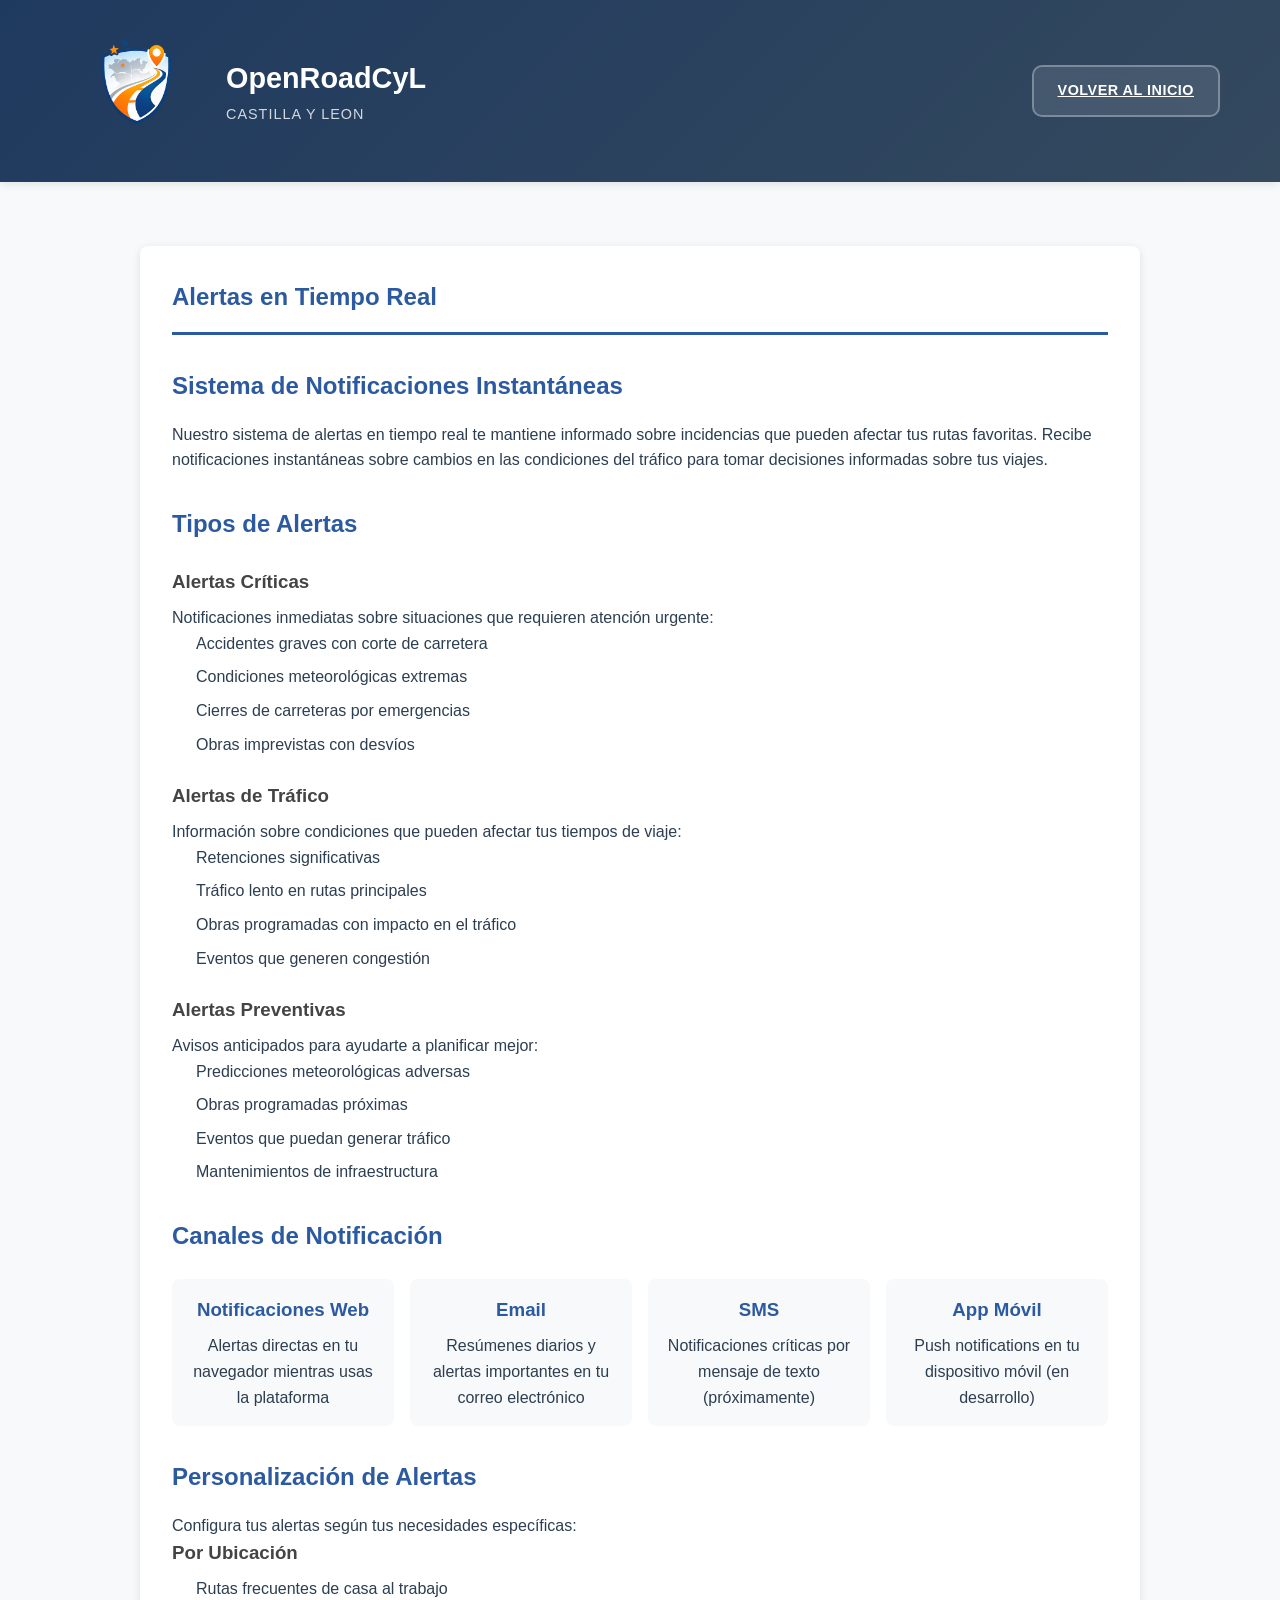
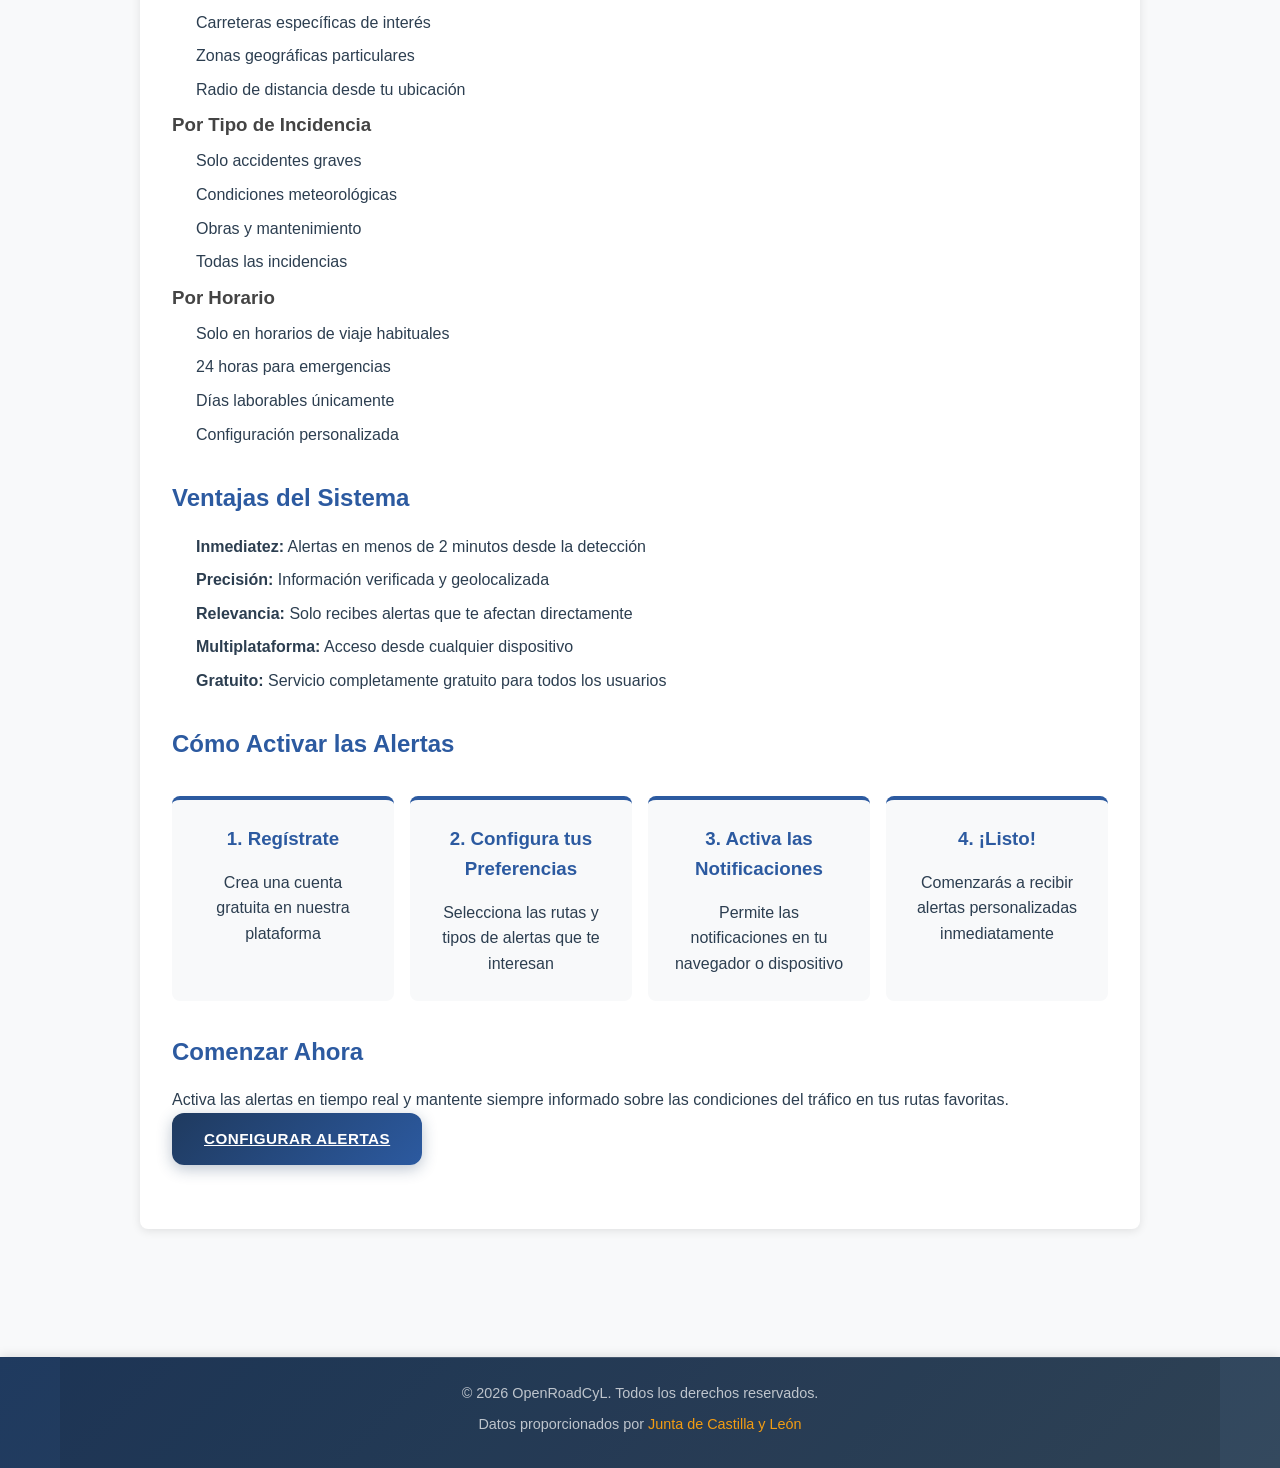
<file: frontend/pages/alertas.html>
<!DOCTYPE html>
<html lang="es">
<head>
    <meta charset="UTF-8">
    <meta name="viewport" content="width=device-width, initial-scale=1.0">
    <title>Alertas en Tiempo Real - OpenRoadCyL</title>
    <link rel="stylesheet" href="../css/styles.css">
</head>
<body>
    <header class="header">
        <div class="container">
            <div class="header-content">
                <div class="logo">
                    <img src="../img/logo.png" alt="OpenRoadCYL" class="logo-image">
                    <div class="logo-text">
                        <h1>OpenRoadCyL</h1>
                        <span class="logo-subtitle">CASTILLA Y LEON</span>
                    </div>
                </div>
                <nav class="nav">
                    <a href="../index.html" class="nav-btn">Volver al Inicio</a>
                </nav>
            </div>
        </div>
    </header>

    <main class="main">
        <div class="container">
            <section class="page-content">
                <h1>Alertas en Tiempo Real</h1>
                
                <div class="content-section">
                    <h2>Sistema de Notificaciones Instantáneas</h2>
                    <p>Nuestro sistema de alertas en tiempo real te mantiene informado sobre incidencias que pueden afectar tus rutas favoritas. Recibe notificaciones instantáneas sobre cambios en las condiciones del tráfico para tomar decisiones informadas sobre tus viajes.</p>
                </div>

                <div class="content-section">
                    <h2>Tipos de Alertas</h2>
                    
                    <div class="alert-type">
                        <h3>Alertas Críticas</h3>
                        <p>Notificaciones inmediatas sobre situaciones que requieren atención urgente:</p>
                        <ul>
                            <li>Accidentes graves con corte de carretera</li>
                            <li>Condiciones meteorológicas extremas</li>
                            <li>Cierres de carreteras por emergencias</li>
                            <li>Obras imprevistas con desvíos</li>
                        </ul>
                    </div>
                    
                    <div class="alert-type">
                        <h3>Alertas de Tráfico</h3>
                        <p>Información sobre condiciones que pueden afectar tus tiempos de viaje:</p>
                        <ul>
                            <li>Retenciones significativas</li>
                            <li>Tráfico lento en rutas principales</li>
                            <li>Obras programadas con impacto en el tráfico</li>
                            <li>Eventos que generen congestión</li>
                        </ul>
                    </div>
                    
                    <div class="alert-type">
                        <h3>Alertas Preventivas</h3>
                        <p>Avisos anticipados para ayudarte a planificar mejor:</p>
                        <ul>
                            <li>Predicciones meteorológicas adversas</li>
                            <li>Obras programadas próximas</li>
                            <li>Eventos que puedan generar tráfico</li>
                            <li>Mantenimientos de infraestructura</li>
                        </ul>
                    </div>
                </div>

                <div class="content-section">
                    <h2>Canales de Notificación</h2>
                    
                    <div class="notification-channels">
                        <div class="channel-item">
                            <h3>Notificaciones Web</h3>
                            <p>Alertas directas en tu navegador mientras usas la plataforma</p>
                        </div>
                        
                        <div class="channel-item">
                            <h3>Email</h3>
                            <p>Resúmenes diarios y alertas importantes en tu correo electrónico</p>
                        </div>
                        
                        <div class="channel-item">
                            <h3>SMS</h3>
                            <p>Notificaciones críticas por mensaje de texto (próximamente)</p>
                        </div>
                        
                        <div class="channel-item">
                            <h3>App Móvil</h3>
                            <p>Push notifications en tu dispositivo móvil (en desarrollo)</p>
                        </div>
                    </div>
                </div>

                <div class="content-section">
                    <h2>Personalización de Alertas</h2>
                    <p>Configura tus alertas según tus necesidades específicas:</p>
                    
                    <h3>Por Ubicación</h3>
                    <ul>
                        <li>Rutas frecuentes de casa al trabajo</li>
                        <li>Carreteras específicas de interés</li>
                        <li>Zonas geográficas particulares</li>
                        <li>Radio de distancia desde tu ubicación</li>
                    </ul>
                    
                    <h3>Por Tipo de Incidencia</h3>
                    <ul>
                        <li>Solo accidentes graves</li>
                        <li>Condiciones meteorológicas</li>
                        <li>Obras y mantenimiento</li>
                        <li>Todas las incidencias</li>
                    </ul>
                    
                    <h3>Por Horario</h3>
                    <ul>
                        <li>Solo en horarios de viaje habituales</li>
                        <li>24 horas para emergencias</li>
                        <li>Días laborables únicamente</li>
                        <li>Configuración personalizada</li>
                    </ul>
                </div>

                <div class="content-section">
                    <h2>Ventajas del Sistema</h2>
                    <ul>
                        <li><strong>Inmediatez:</strong> Alertas en menos de 2 minutos desde la detección</li>
                        <li><strong>Precisión:</strong> Información verificada y geolocalizada</li>
                        <li><strong>Relevancia:</strong> Solo recibes alertas que te afectan directamente</li>
                        <li><strong>Multiplataforma:</strong> Acceso desde cualquier dispositivo</li>
                        <li><strong>Gratuito:</strong> Servicio completamente gratuito para todos los usuarios</li>
                    </ul>
                </div>

                <div class="content-section">
                    <h2>Cómo Activar las Alertas</h2>
                    <div class="steps">
                        <div class="step">
                            <h3>1. Regístrate</h3>
                            <p>Crea una cuenta gratuita en nuestra plataforma</p>
                        </div>
                        
                        <div class="step">
                            <h3>2. Configura tus Preferencias</h3>
                            <p>Selecciona las rutas y tipos de alertas que te interesan</p>
                        </div>
                        
                        <div class="step">
                            <h3>3. Activa las Notificaciones</h3>
                            <p>Permite las notificaciones en tu navegador o dispositivo</p>
                        </div>
                        
                        <div class="step">
                            <h3>4. ¡Listo!</h3>
                            <p>Comenzarás a recibir alertas personalizadas inmediatamente</p>
                        </div>
                    </div>
                </div>

                <div class="content-section">
                    <h2>Comenzar Ahora</h2>
                    <p>Activa las alertas en tiempo real y mantente siempre informado sobre las condiciones del tráfico en tus rutas favoritas.</p>
                    <a href="../index.html" class="btn-primary">Configurar Alertas</a>
                </div>
            </section>
        </div>
    </main>

    <footer class="footer">
        <div class="container">
            <div class="footer-bottom">
                <p>&copy; 2026 OpenRoadCyL. Todos los derechos reservados.</p>
                <p>Datos proporcionados por <a href="https://servicios.jcyl.es/" target="_blank">Junta de Castilla y León</a></p>
            </div>
        </div>
    </footer>
</body>
</html>
</file>
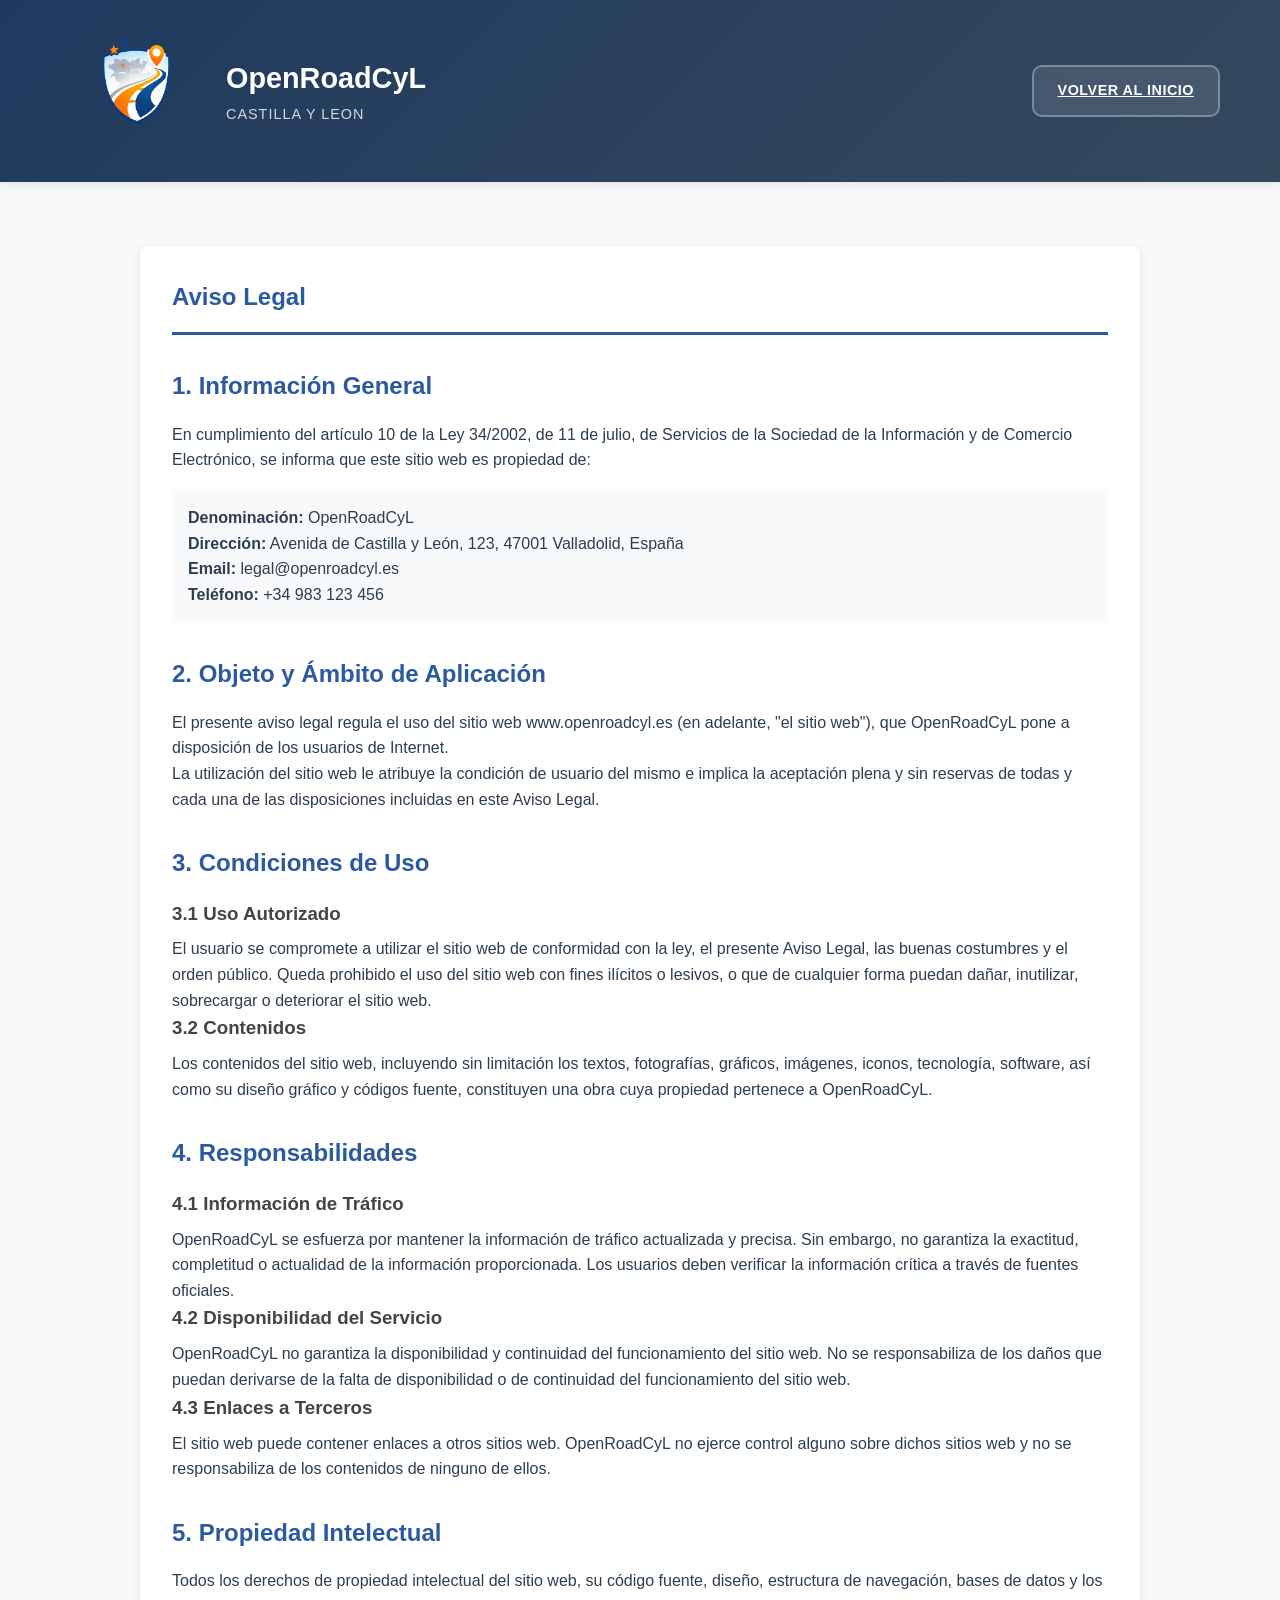
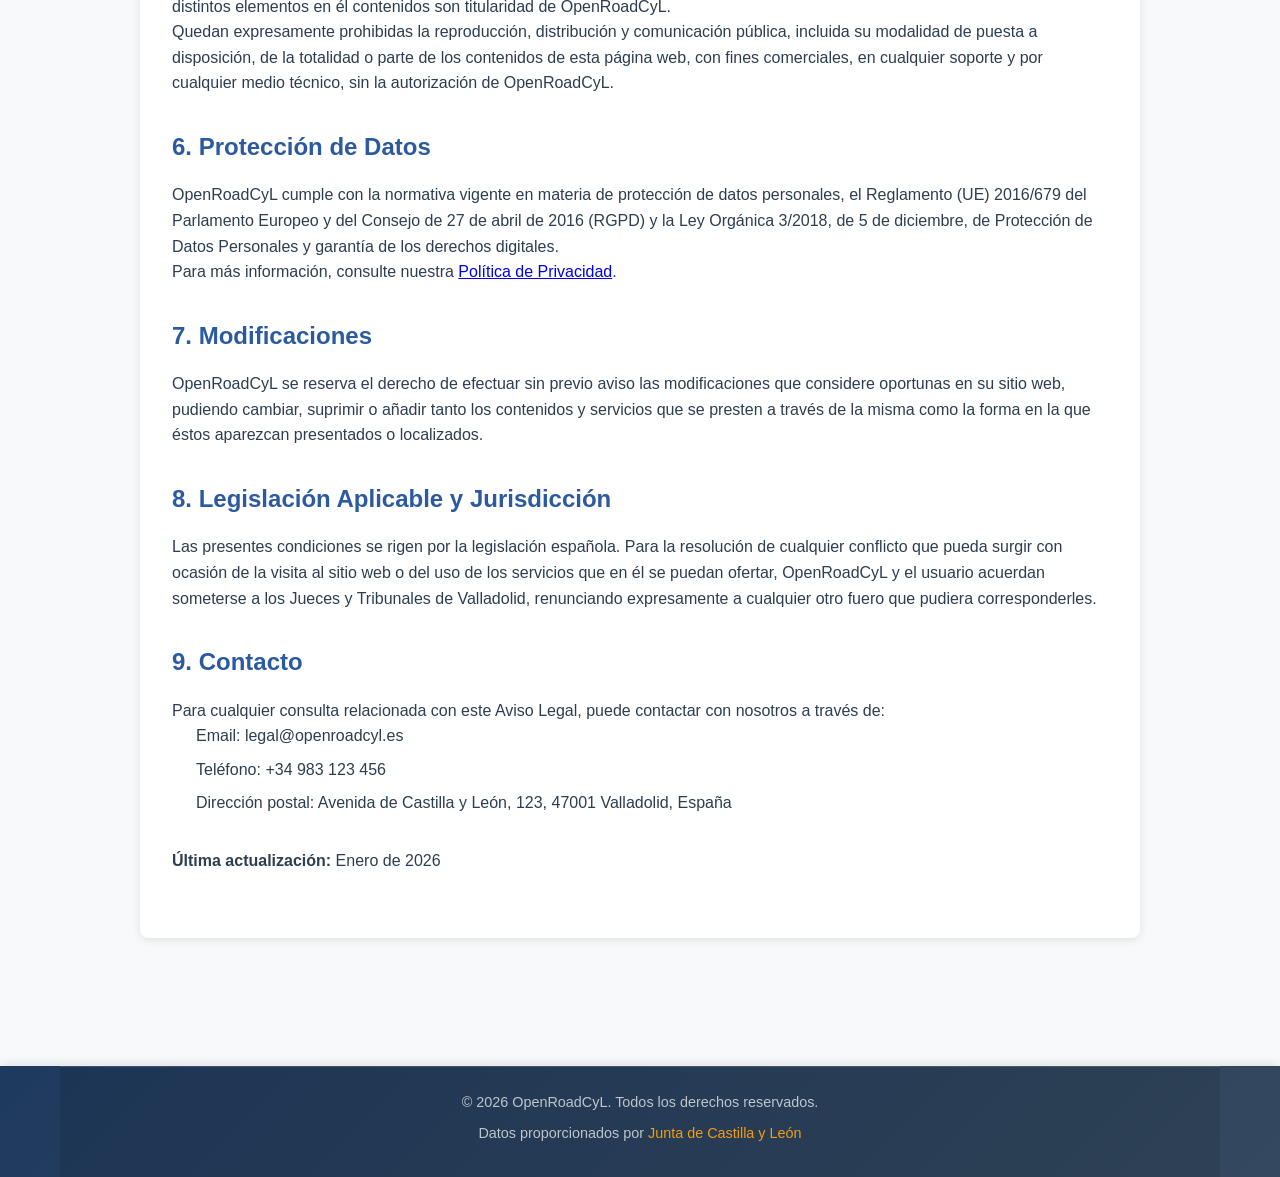
<file: frontend/pages/aviso-legal.html>
<!DOCTYPE html>
<html lang="es">
<head>
    <meta charset="UTF-8">
    <meta name="viewport" content="width=device-width, initial-scale=1.0">
    <title>Aviso Legal - OpenRoadCyL</title>
    <link rel="stylesheet" href="../css/styles.css">
</head>
<body>
    <header class="header">
        <div class="container">
            <div class="header-content">
                <div class="logo">
                    <img src="../img/logo.png" alt="OpenRoadCYL" class="logo-image">
                    <div class="logo-text">
                        <h1>OpenRoadCyL</h1>
                        <span class="logo-subtitle">CASTILLA Y LEON</span>
                    </div>
                </div>
                <nav class="nav">
                    <a href="../index.html" class="nav-btn">Volver al Inicio</a>
                </nav>
            </div>
        </div>
    </header>

    <main class="main">
        <div class="container">
            <section class="page-content">
                <h1>Aviso Legal</h1>
                
                <div class="content-section">
                    <h2>1. Información General</h2>
                    <p>En cumplimiento del artículo 10 de la Ley 34/2002, de 11 de julio, de Servicios de la Sociedad de la Información y de Comercio Electrónico, se informa que este sitio web es propiedad de:</p>
                    
                    <div class="legal-info">
                        <p><strong>Denominación:</strong> OpenRoadCyL</p>
                        <p><strong>Dirección:</strong> Avenida de Castilla y León, 123, 47001 Valladolid, España</p>
                        <p><strong>Email:</strong> legal@openroadcyl.es</p>
                        <p><strong>Teléfono:</strong> +34 983 123 456</p>
                    </div>
                </div>

                <div class="content-section">
                    <h2>2. Objeto y Ámbito de Aplicación</h2>
                    <p>El presente aviso legal regula el uso del sitio web www.openroadcyl.es (en adelante, "el sitio web"), que OpenRoadCyL pone a disposición de los usuarios de Internet.</p>
                    <p>La utilización del sitio web le atribuye la condición de usuario del mismo e implica la aceptación plena y sin reservas de todas y cada una de las disposiciones incluidas en este Aviso Legal.</p>
                </div>

                <div class="content-section">
                    <h2>3. Condiciones de Uso</h2>
                    <h3>3.1 Uso Autorizado</h3>
                    <p>El usuario se compromete a utilizar el sitio web de conformidad con la ley, el presente Aviso Legal, las buenas costumbres y el orden público. Queda prohibido el uso del sitio web con fines ilícitos o lesivos, o que de cualquier forma puedan dañar, inutilizar, sobrecargar o deteriorar el sitio web.</p>
                    
                    <h3>3.2 Contenidos</h3>
                    <p>Los contenidos del sitio web, incluyendo sin limitación los textos, fotografías, gráficos, imágenes, iconos, tecnología, software, así como su diseño gráfico y códigos fuente, constituyen una obra cuya propiedad pertenece a OpenRoadCyL.</p>
                </div>

                <div class="content-section">
                    <h2>4. Responsabilidades</h2>
                    <h3>4.1 Información de Tráfico</h3>
                    <p>OpenRoadCyL se esfuerza por mantener la información de tráfico actualizada y precisa. Sin embargo, no garantiza la exactitud, completitud o actualidad de la información proporcionada. Los usuarios deben verificar la información crítica a través de fuentes oficiales.</p>
                    
                    <h3>4.2 Disponibilidad del Servicio</h3>
                    <p>OpenRoadCyL no garantiza la disponibilidad y continuidad del funcionamiento del sitio web. No se responsabiliza de los daños que puedan derivarse de la falta de disponibilidad o de continuidad del funcionamiento del sitio web.</p>
                    
                    <h3>4.3 Enlaces a Terceros</h3>
                    <p>El sitio web puede contener enlaces a otros sitios web. OpenRoadCyL no ejerce control alguno sobre dichos sitios web y no se responsabiliza de los contenidos de ninguno de ellos.</p>
                </div>

                <div class="content-section">
                    <h2>5. Propiedad Intelectual</h2>
                    <p>Todos los derechos de propiedad intelectual del sitio web, su código fuente, diseño, estructura de navegación, bases de datos y los distintos elementos en él contenidos son titularidad de OpenRoadCyL.</p>
                    <p>Quedan expresamente prohibidas la reproducción, distribución y comunicación pública, incluida su modalidad de puesta a disposición, de la totalidad o parte de los contenidos de esta página web, con fines comerciales, en cualquier soporte y por cualquier medio técnico, sin la autorización de OpenRoadCyL.</p>
                </div>

                <div class="content-section">
                    <h2>6. Protección de Datos</h2>
                    <p>OpenRoadCyL cumple con la normativa vigente en materia de protección de datos personales, el Reglamento (UE) 2016/679 del Parlamento Europeo y del Consejo de 27 de abril de 2016 (RGPD) y la Ley Orgánica 3/2018, de 5 de diciembre, de Protección de Datos Personales y garantía de los derechos digitales.</p>
                    <p>Para más información, consulte nuestra <a href="politica-privacidad.html">Política de Privacidad</a>.</p>
                </div>

                <div class="content-section">
                    <h2>7. Modificaciones</h2>
                    <p>OpenRoadCyL se reserva el derecho de efectuar sin previo aviso las modificaciones que considere oportunas en su sitio web, pudiendo cambiar, suprimir o añadir tanto los contenidos y servicios que se presten a través de la misma como la forma en la que éstos aparezcan presentados o localizados.</p>
                </div>

                <div class="content-section">
                    <h2>8. Legislación Aplicable y Jurisdicción</h2>
                    <p>Las presentes condiciones se rigen por la legislación española. Para la resolución de cualquier conflicto que pueda surgir con ocasión de la visita al sitio web o del uso de los servicios que en él se puedan ofertar, OpenRoadCyL y el usuario acuerdan someterse a los Jueces y Tribunales de Valladolid, renunciando expresamente a cualquier otro fuero que pudiera corresponderles.</p>
                </div>

                <div class="content-section">
                    <h2>9. Contacto</h2>
                    <p>Para cualquier consulta relacionada con este Aviso Legal, puede contactar con nosotros a través de:</p>
                    <ul>
                        <li>Email: legal@openroadcyl.es</li>
                        <li>Teléfono: +34 983 123 456</li>
                        <li>Dirección postal: Avenida de Castilla y León, 123, 47001 Valladolid, España</li>
                    </ul>
                </div>

                <div class="content-section">
                    <p><strong>Última actualización:</strong> Enero de 2026</p>
                </div>
            </section>
        </div>
    </main>

    <footer class="footer">
        <div class="container">
            <div class="footer-bottom">
                <p>&copy; 2026 OpenRoadCyL. Todos los derechos reservados.</p>
                <p>Datos proporcionados por <a href="https://servicios.jcyl.es/" target="_blank">Junta de Castilla y León</a></p>
            </div>
        </div>
    </footer>
</body>
</html>
</file>
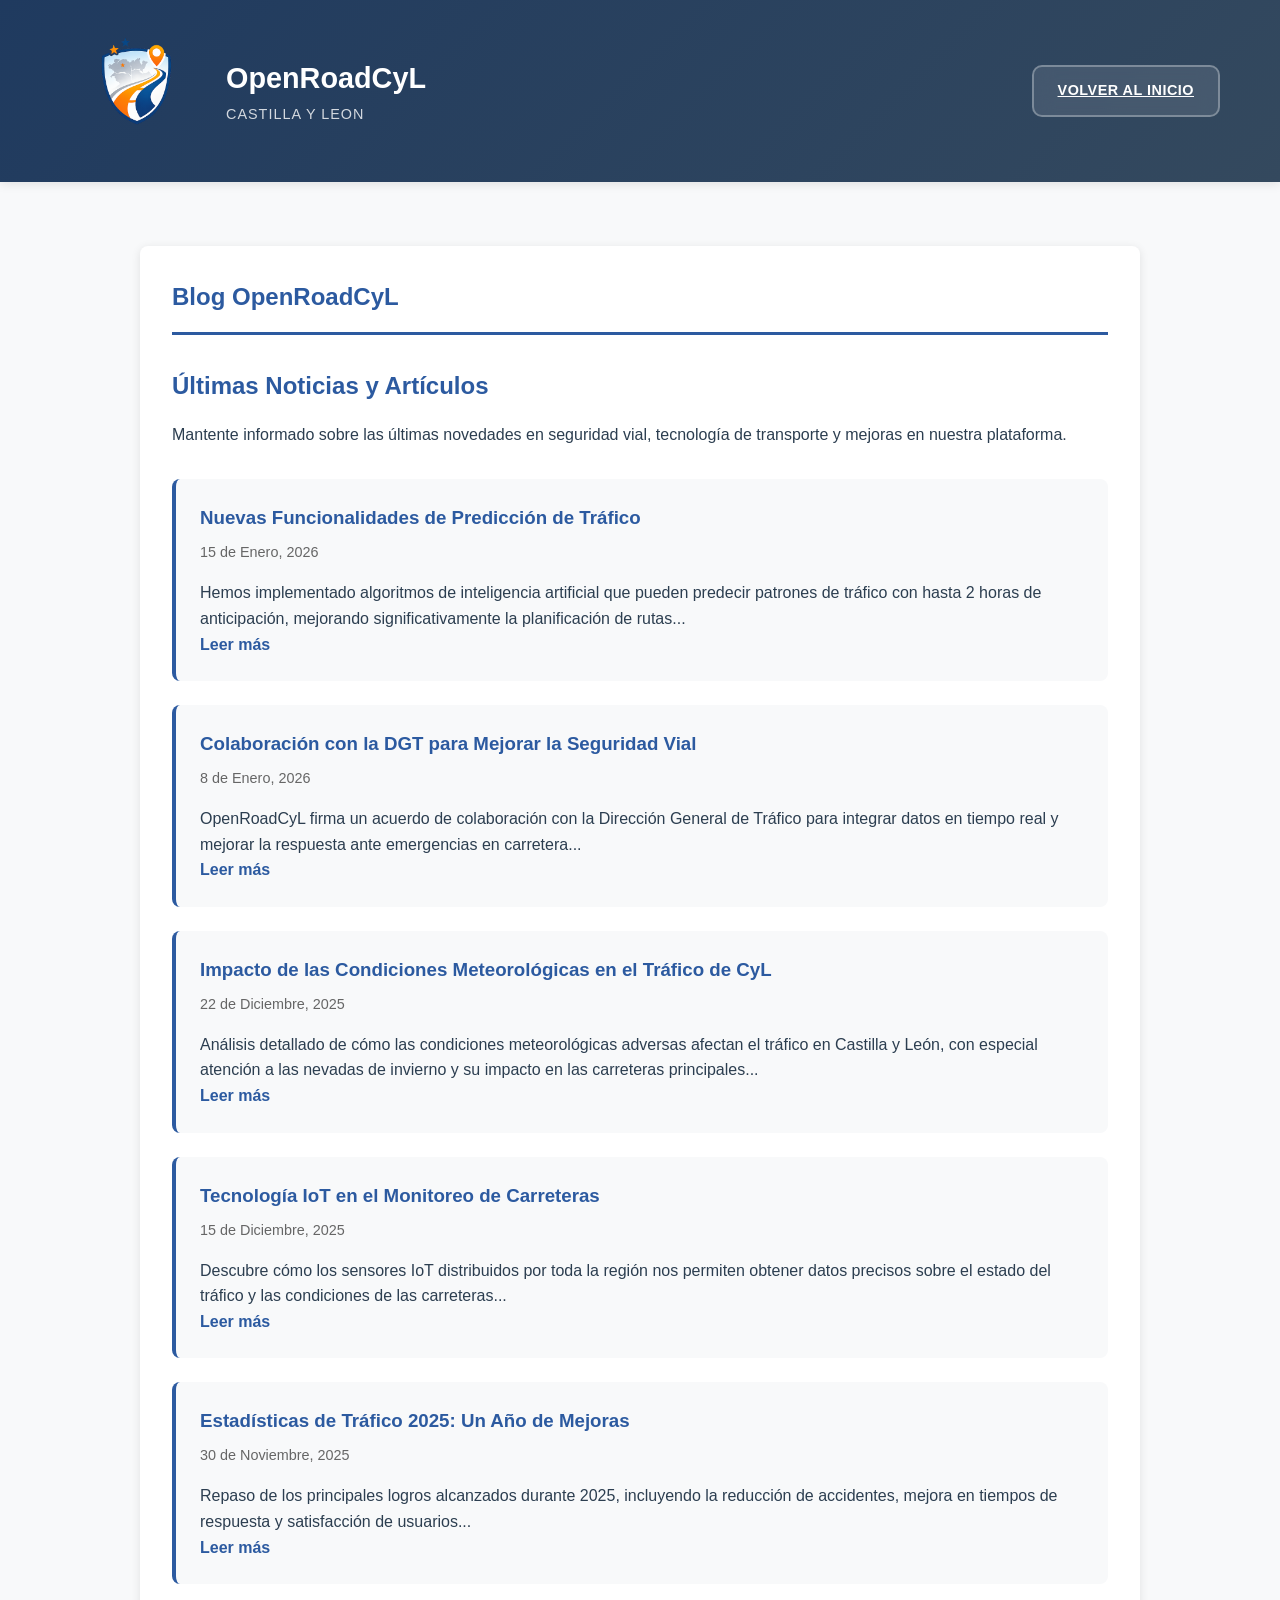
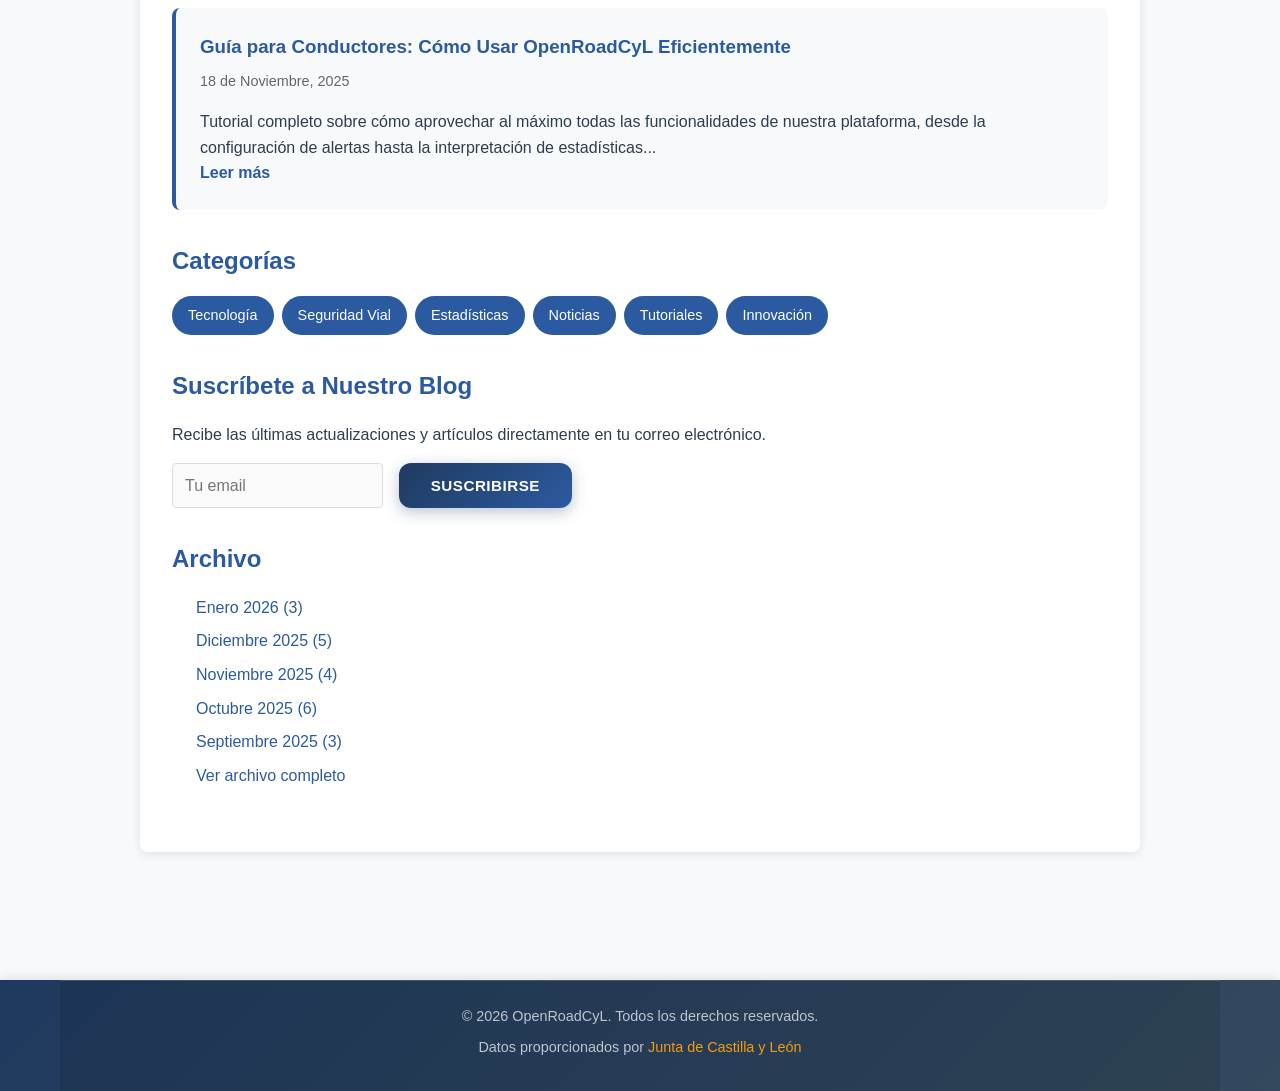
<file: frontend/pages/blog.html>
<!DOCTYPE html>
<html lang="es">
<head>
    <meta charset="UTF-8">
    <meta name="viewport" content="width=device-width, initial-scale=1.0">
    <title>Blog - OpenRoadCyL</title>
    <link rel="stylesheet" href="../css/styles.css">
</head>
<body>
    <header class="header">
        <div class="container">
            <div class="header-content">
                <div class="logo">
                    <img src="../img/logo.png" alt="OpenRoadCYL" class="logo-image">
                    <div class="logo-text">
                        <h1>OpenRoadCyL</h1>
                        <span class="logo-subtitle">CASTILLA Y LEON</span>
                    </div>
                </div>
                <nav class="nav">
                    <a href="../index.html" class="nav-btn">Volver al Inicio</a>
                </nav>
            </div>
        </div>
    </header>

    <main class="main">
        <div class="container">
            <section class="page-content">
                <h1>Blog OpenRoadCyL</h1>
                
                <div class="content-section">
                    <h2>Últimas Noticias y Artículos</h2>
                    <p>Mantente informado sobre las últimas novedades en seguridad vial, tecnología de transporte y mejoras en nuestra plataforma.</p>
                </div>

                <div class="blog-posts">
                    <article class="blog-post">
                        <h3>Nuevas Funcionalidades de Predicción de Tráfico</h3>
                        <p class="post-date">15 de Enero, 2026</p>
                        <p>Hemos implementado algoritmos de inteligencia artificial que pueden predecir patrones de tráfico con hasta 2 horas de anticipación, mejorando significativamente la planificación de rutas...</p>
                        <a href="#" class="read-more">Leer más</a>
                    </article>

                    <article class="blog-post">
                        <h3>Colaboración con la DGT para Mejorar la Seguridad Vial</h3>
                        <p class="post-date">8 de Enero, 2026</p>
                        <p>OpenRoadCyL firma un acuerdo de colaboración con la Dirección General de Tráfico para integrar datos en tiempo real y mejorar la respuesta ante emergencias en carretera...</p>
                        <a href="#" class="read-more">Leer más</a>
                    </article>

                    <article class="blog-post">
                        <h3>Impacto de las Condiciones Meteorológicas en el Tráfico de CyL</h3>
                        <p class="post-date">22 de Diciembre, 2025</p>
                        <p>Análisis detallado de cómo las condiciones meteorológicas adversas afectan el tráfico en Castilla y León, con especial atención a las nevadas de invierno y su impacto en las carreteras principales...</p>
                        <a href="#" class="read-more">Leer más</a>
                    </article>

                    <article class="blog-post">
                        <h3>Tecnología IoT en el Monitoreo de Carreteras</h3>
                        <p class="post-date">15 de Diciembre, 2025</p>
                        <p>Descubre cómo los sensores IoT distribuidos por toda la región nos permiten obtener datos precisos sobre el estado del tráfico y las condiciones de las carreteras...</p>
                        <a href="#" class="read-more">Leer más</a>
                    </article>

                    <article class="blog-post">
                        <h3>Estadísticas de Tráfico 2025: Un Año de Mejoras</h3>
                        <p class="post-date">30 de Noviembre, 2025</p>
                        <p>Repaso de los principales logros alcanzados durante 2025, incluyendo la reducción de accidentes, mejora en tiempos de respuesta y satisfacción de usuarios...</p>
                        <a href="#" class="read-more">Leer más</a>
                    </article>

                    <article class="blog-post">
                        <h3>Guía para Conductores: Cómo Usar OpenRoadCyL Eficientemente</h3>
                        <p class="post-date">18 de Noviembre, 2025</p>
                        <p>Tutorial completo sobre cómo aprovechar al máximo todas las funcionalidades de nuestra plataforma, desde la configuración de alertas hasta la interpretación de estadísticas...</p>
                        <a href="#" class="read-more">Leer más</a>
                    </article>
                </div>

                <div class="content-section">
                    <h2>Categorías</h2>
                    <div class="blog-categories">
                        <a href="#" class="category-tag">Tecnología</a>
                        <a href="#" class="category-tag">Seguridad Vial</a>
                        <a href="#" class="category-tag">Estadísticas</a>
                        <a href="#" class="category-tag">Noticias</a>
                        <a href="#" class="category-tag">Tutoriales</a>
                        <a href="#" class="category-tag">Innovación</a>
                    </div>
                </div>

                <div class="content-section">
                    <h2>Suscríbete a Nuestro Blog</h2>
                    <p>Recibe las últimas actualizaciones y artículos directamente en tu correo electrónico.</p>
                    <form class="newsletter-form">
                        <div class="form-group">
                            <input type="email" placeholder="Tu email" required>
                            <button type="submit" class="btn-primary">Suscribirse</button>
                        </div>
                    </form>
                </div>

                <div class="content-section">
                    <h2>Archivo</h2>
                    <ul class="archive-list">
                        <li><a href="#">Enero 2026 (3)</a></li>
                        <li><a href="#">Diciembre 2025 (5)</a></li>
                        <li><a href="#">Noviembre 2025 (4)</a></li>
                        <li><a href="#">Octubre 2025 (6)</a></li>
                        <li><a href="#">Septiembre 2025 (3)</a></li>
                        <li><a href="#">Ver archivo completo</a></li>
                    </ul>
                </div>
            </section>
        </div>
    </main>

    <footer class="footer">
        <div class="container">
            <div class="footer-bottom">
                <p>&copy; 2026 OpenRoadCyL. Todos los derechos reservados.</p>
                <p>Datos proporcionados por <a href="https://servicios.jcyl.es/" target="_blank">Junta de Castilla y León</a></p>
            </div>
        </div>
    </footer>
</body>
</html>
</file>
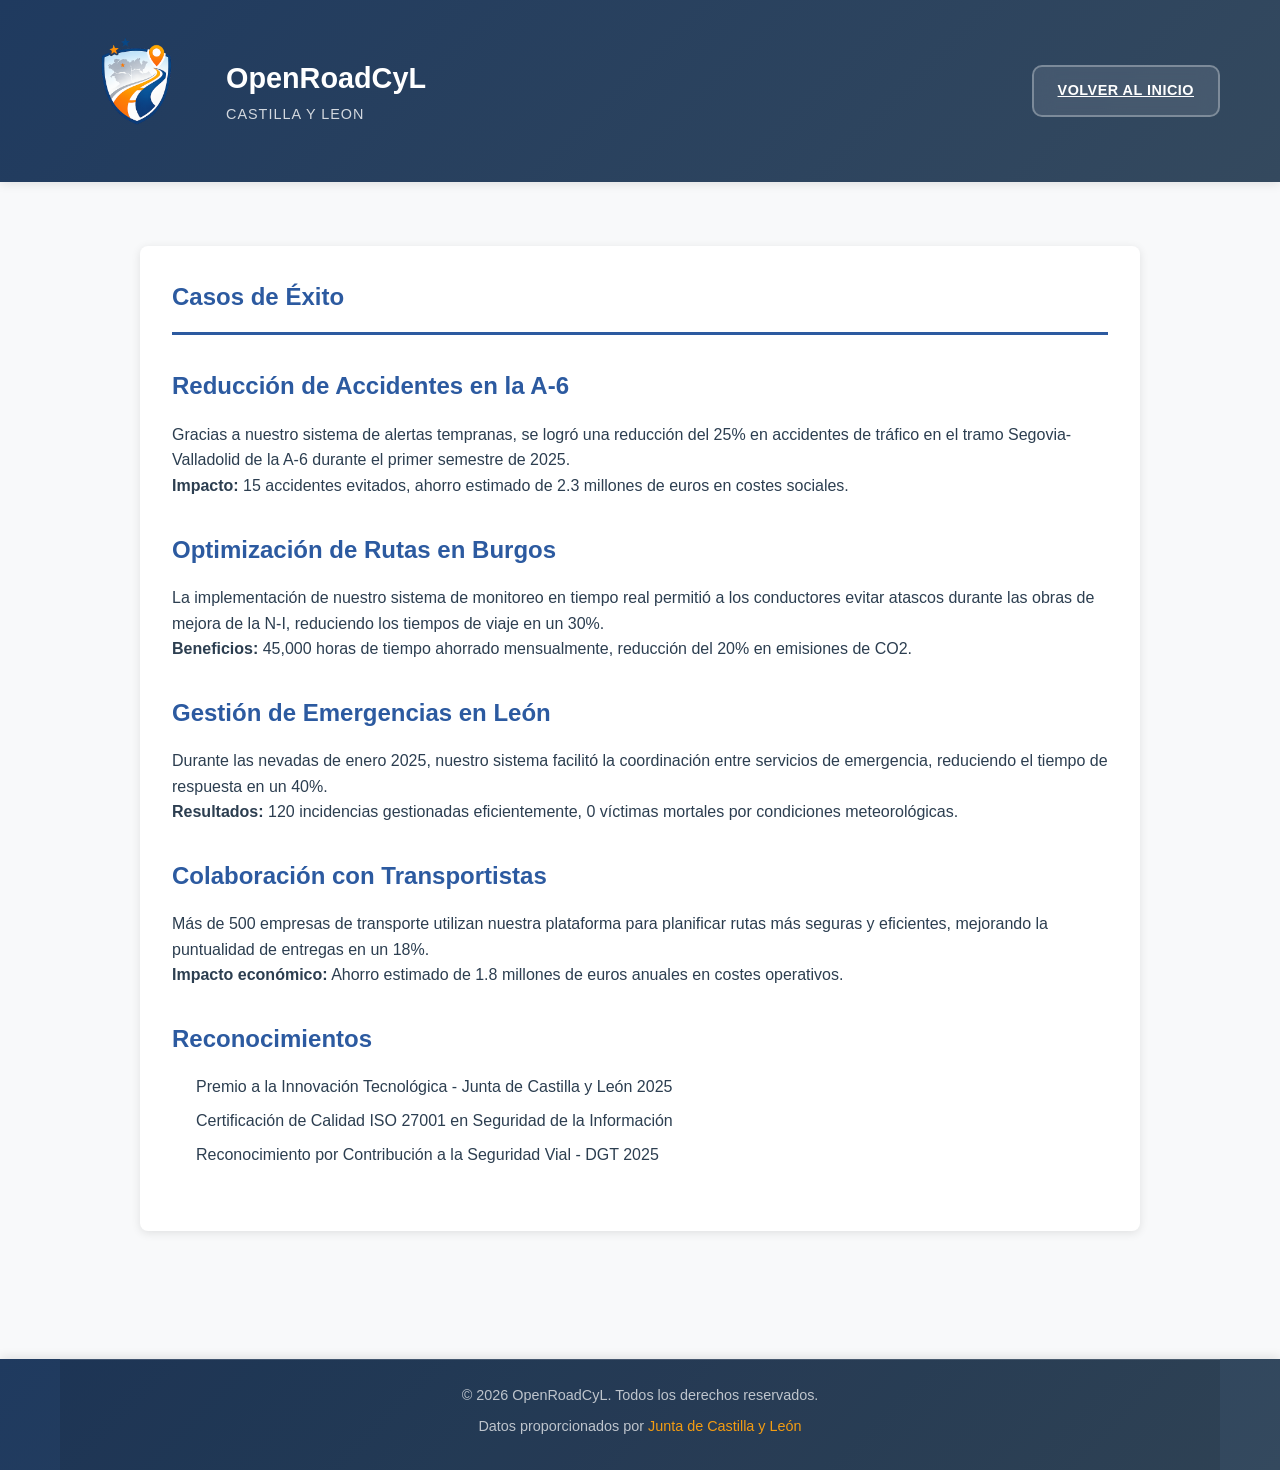
<file: frontend/pages/casos-exito.html>
<!DOCTYPE html>
<html lang="es">
<head>
    <meta charset="UTF-8">
    <meta name="viewport" content="width=device-width, initial-scale=1.0">
    <title>Casos de Éxito - OpenRoadCyL</title>
    <link rel="stylesheet" href="../css/styles.css">
</head>
<body>
    <header class="header">
        <div class="container">
            <div class="header-content">
                <div class="logo">
                    <img src="../img/logo.png" alt="OpenRoadCYL" class="logo-image">
                    <div class="logo-text">
                        <h1>OpenRoadCyL</h1>
                        <span class="logo-subtitle">CASTILLA Y LEON</span>
                    </div>
                </div>
                <nav class="nav">
                    <a href="../index.html" class="nav-btn">Volver al Inicio</a>
                </nav>
            </div>
        </div>
    </header>

    <main class="main">
        <div class="container">
            <section class="page-content">
                <h1>Casos de Éxito</h1>
                
                <div class="content-section">
                    <h2>Reducción de Accidentes en la A-6</h2>
                    <p>Gracias a nuestro sistema de alertas tempranas, se logró una reducción del 25% en accidentes de tráfico en el tramo Segovia-Valladolid de la A-6 durante el primer semestre de 2025.</p>
                    <p><strong>Impacto:</strong> 15 accidentes evitados, ahorro estimado de 2.3 millones de euros en costes sociales.</p>
                </div>

                <div class="content-section">
                    <h2>Optimización de Rutas en Burgos</h2>
                    <p>La implementación de nuestro sistema de monitoreo en tiempo real permitió a los conductores evitar atascos durante las obras de mejora de la N-I, reduciendo los tiempos de viaje en un 30%.</p>
                    <p><strong>Beneficios:</strong> 45,000 horas de tiempo ahorrado mensualmente, reducción del 20% en emisiones de CO2.</p>
                </div>

                <div class="content-section">
                    <h2>Gestión de Emergencias en León</h2>
                    <p>Durante las nevadas de enero 2025, nuestro sistema facilitó la coordinación entre servicios de emergencia, reduciendo el tiempo de respuesta en un 40%.</p>
                    <p><strong>Resultados:</strong> 120 incidencias gestionadas eficientemente, 0 víctimas mortales por condiciones meteorológicas.</p>
                </div>

                <div class="content-section">
                    <h2>Colaboración con Transportistas</h2>
                    <p>Más de 500 empresas de transporte utilizan nuestra plataforma para planificar rutas más seguras y eficientes, mejorando la puntualidad de entregas en un 18%.</p>
                    <p><strong>Impacto económico:</strong> Ahorro estimado de 1.8 millones de euros anuales en costes operativos.</p>
                </div>

                <div class="content-section">
                    <h2>Reconocimientos</h2>
                    <ul>
                        <li>Premio a la Innovación Tecnológica - Junta de Castilla y León 2025</li>
                        <li>Certificación de Calidad ISO 27001 en Seguridad de la Información</li>
                        <li>Reconocimiento por Contribución a la Seguridad Vial - DGT 2025</li>
                    </ul>
                </div>
            </section>
        </div>
    </main>

    <footer class="footer">
        <div class="container">
            <div class="footer-bottom">
                <p>&copy; 2026 OpenRoadCyL. Todos los derechos reservados.</p>
                <p>Datos proporcionados por <a href="https://servicios.jcyl.es/" target="_blank">Junta de Castilla y León</a></p>
            </div>
        </div>
    </footer>
</body>
</html>
</file>
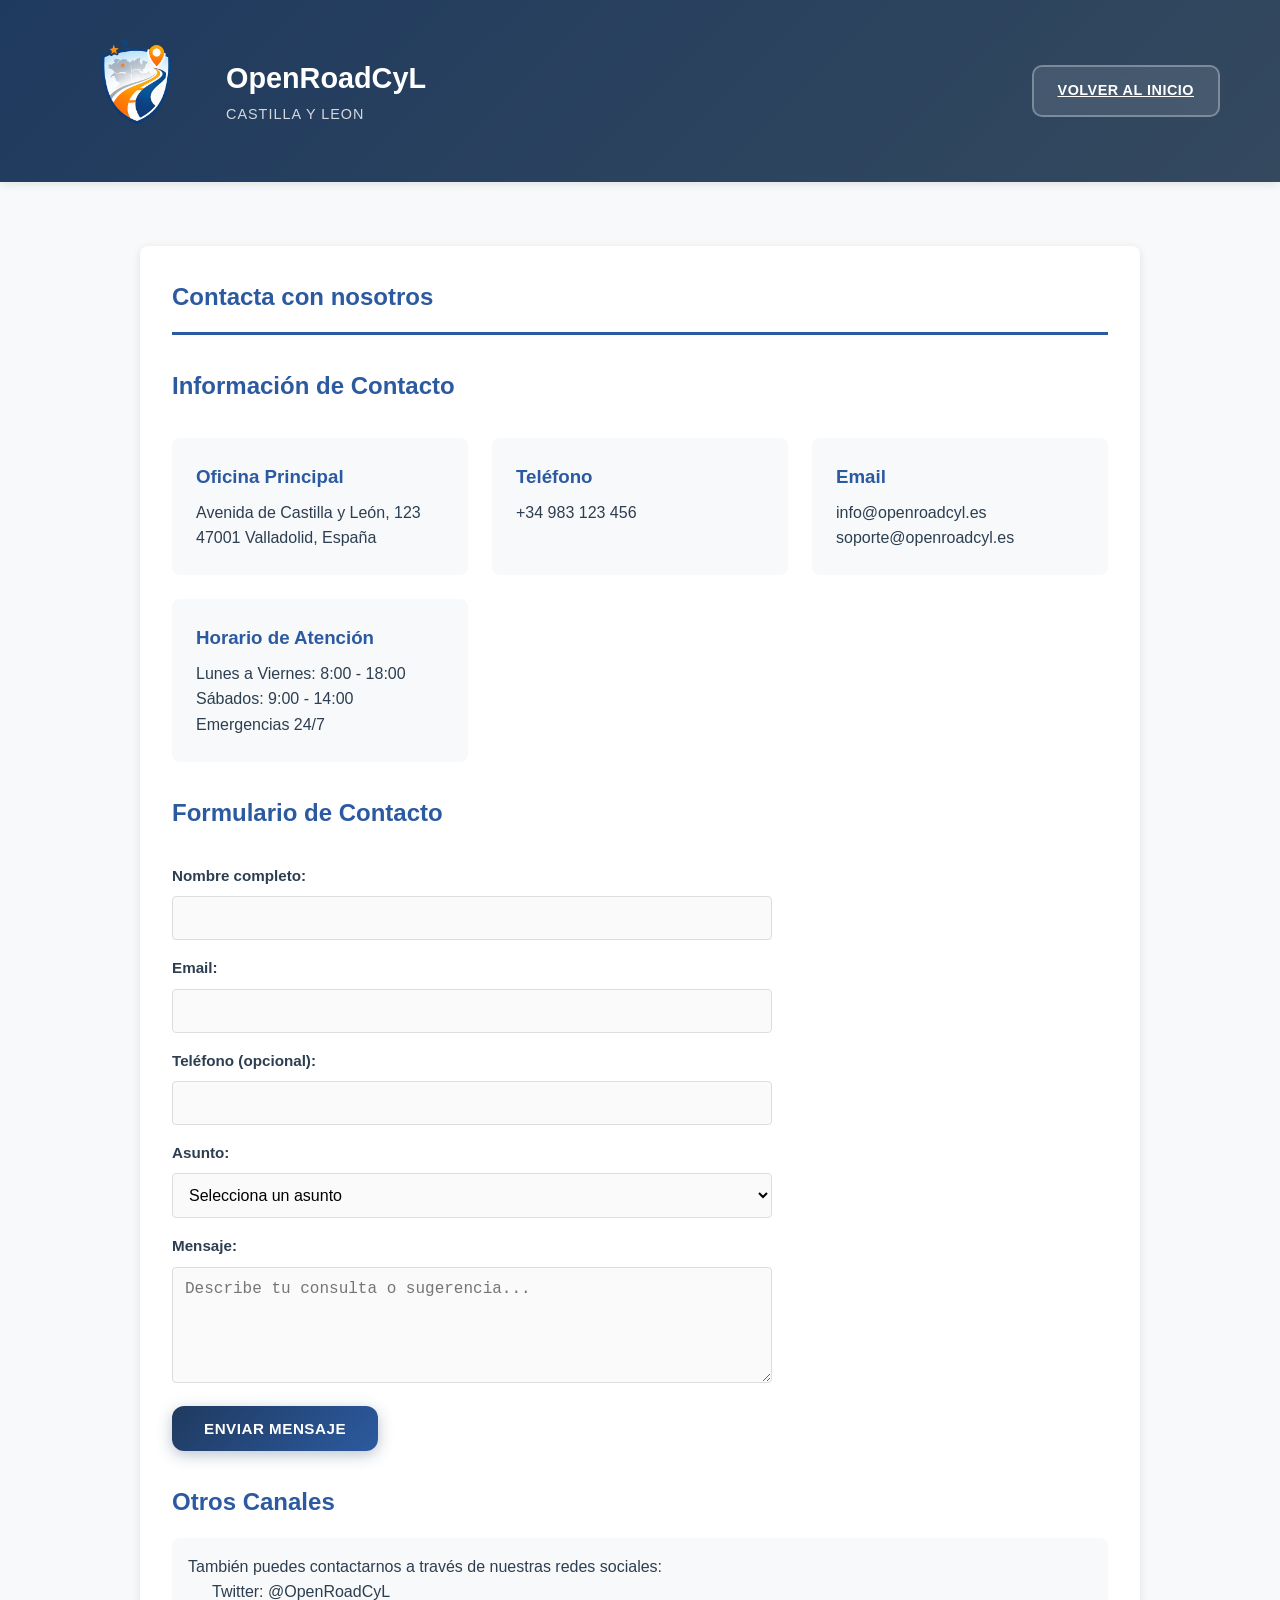
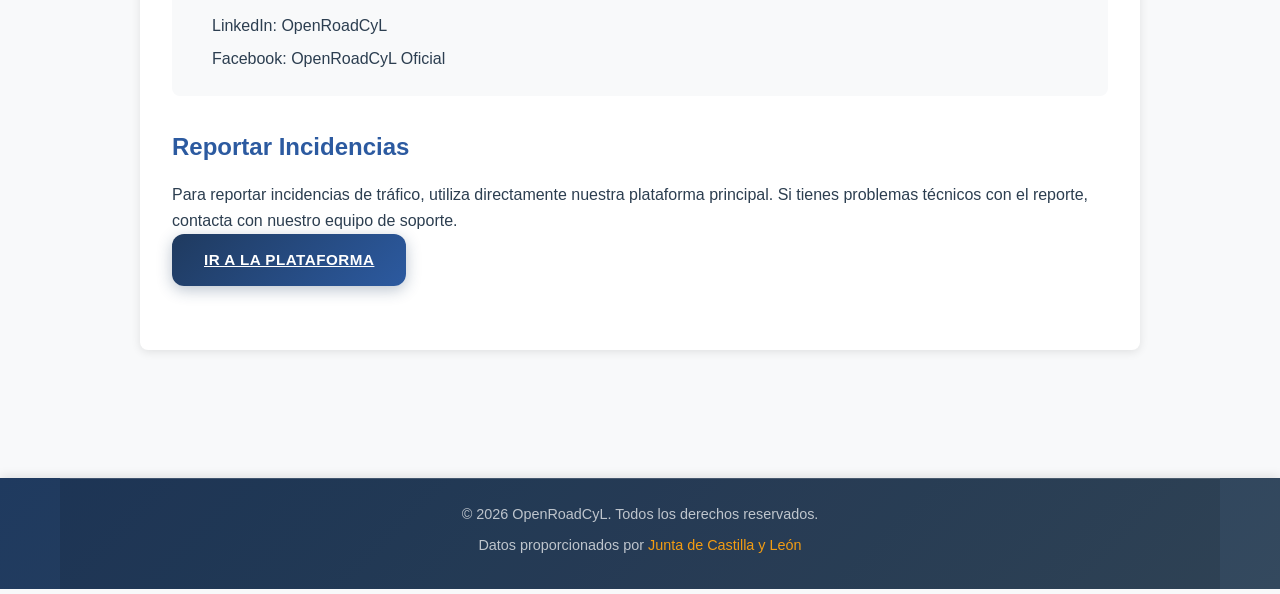
<file: frontend/pages/contacto.html>
<!DOCTYPE html>
<html lang="es">
<head>
    <meta charset="UTF-8">
    <meta name="viewport" content="width=device-width, initial-scale=1.0">
    <title>Contacta con nosotros - OpenRoadCyL</title>
    <link rel="stylesheet" href="../css/styles.css">
</head>
<body>
    <header class="header">
        <div class="container">
            <div class="header-content">
                <div class="logo">
                    <img src="../img/logo.png" alt="OpenRoadCYL" class="logo-image">
                    <div class="logo-text">
                        <h1>OpenRoadCyL</h1>
                        <span class="logo-subtitle">CASTILLA Y LEON</span>
                    </div>
                </div>
                <nav class="nav">
                    <a href="../index.html" class="nav-btn">Volver al Inicio</a>
                </nav>
            </div>
        </div>
    </header>

    <main class="main">
        <div class="container">
            <section class="page-content">
                <h1>Contacta con nosotros</h1>
                
                <div class="content-section">
                    <h2>Información de Contacto</h2>
                    <div class="contact-info">
                        <div class="contact-item">
                            <h3>Oficina Principal</h3>
                            <p>Avenida de Castilla y León, 123<br>
                            47001 Valladolid, España</p>
                        </div>
                        
                        <div class="contact-item">
                            <h3>Teléfono</h3>
                            <p>+34 983 123 456</p>
                        </div>
                        
                        <div class="contact-item">
                            <h3>Email</h3>
                            <p>info@openroadcyl.es<br>
                            soporte@openroadcyl.es</p>
                        </div>
                        
                        <div class="contact-item">
                            <h3>Horario de Atención</h3>
                            <p>Lunes a Viernes: 8:00 - 18:00<br>
                            Sábados: 9:00 - 14:00<br>
                            Emergencias 24/7</p>
                        </div>
                    </div>
                </div>

                <div class="content-section">
                    <h2>Formulario de Contacto</h2>
                    <form class="contact-form">
                        <div class="form-group">
                            <label for="nombre">Nombre completo:</label>
                            <input type="text" id="nombre" name="nombre" required>
                        </div>
                        
                        <div class="form-group">
                            <label for="email">Email:</label>
                            <input type="email" id="email" name="email" required>
                        </div>
                        
                        <div class="form-group">
                            <label for="telefono">Teléfono (opcional):</label>
                            <input type="tel" id="telefono" name="telefono">
                        </div>
                        
                        <div class="form-group">
                            <label for="asunto">Asunto:</label>
                            <select id="asunto" name="asunto" required>
                                <option value="">Selecciona un asunto</option>
                                <option value="soporte">Soporte técnico</option>
                                <option value="sugerencia">Sugerencia</option>
                                <option value="colaboracion">Colaboración</option>
                                <option value="prensa">Prensa</option>
                                <option value="otro">Otro</option>
                            </select>
                        </div>
                        
                        <div class="form-group">
                            <label for="mensaje">Mensaje:</label>
                            <textarea id="mensaje" name="mensaje" rows="5" required placeholder="Describe tu consulta o sugerencia..."></textarea>
                        </div>
                        
                        <button type="submit" class="btn-primary">Enviar Mensaje</button>
                    </form>
                </div>

                <div class="content-section">
                    <h2>Otros Canales</h2>
                    <div class="social-contact">
                        <p>También puedes contactarnos a través de nuestras redes sociales:</p>
                        <ul>
                            <li>Twitter: @OpenRoadCyL</li>
                            <li>LinkedIn: OpenRoadCyL</li>
                            <li>Facebook: OpenRoadCyL Oficial</li>
                        </ul>
                    </div>
                </div>

                <div class="content-section">
                    <h2>Reportar Incidencias</h2>
                    <p>Para reportar incidencias de tráfico, utiliza directamente nuestra plataforma principal. Si tienes problemas técnicos con el reporte, contacta con nuestro equipo de soporte.</p>
                    <a href="../index.html" class="btn-primary">Ir a la Plataforma</a>
                </div>
            </section>
        </div>
    </main>

    <footer class="footer">
        <div class="container">
            <div class="footer-bottom">
                <p>&copy; 2026 OpenRoadCyL. Todos los derechos reservados.</p>
                <p>Datos proporcionados por <a href="https://servicios.jcyl.es/" target="_blank">Junta de Castilla y León</a></p>
            </div>
        </div>
    </footer>
</body>
</html>
</file>
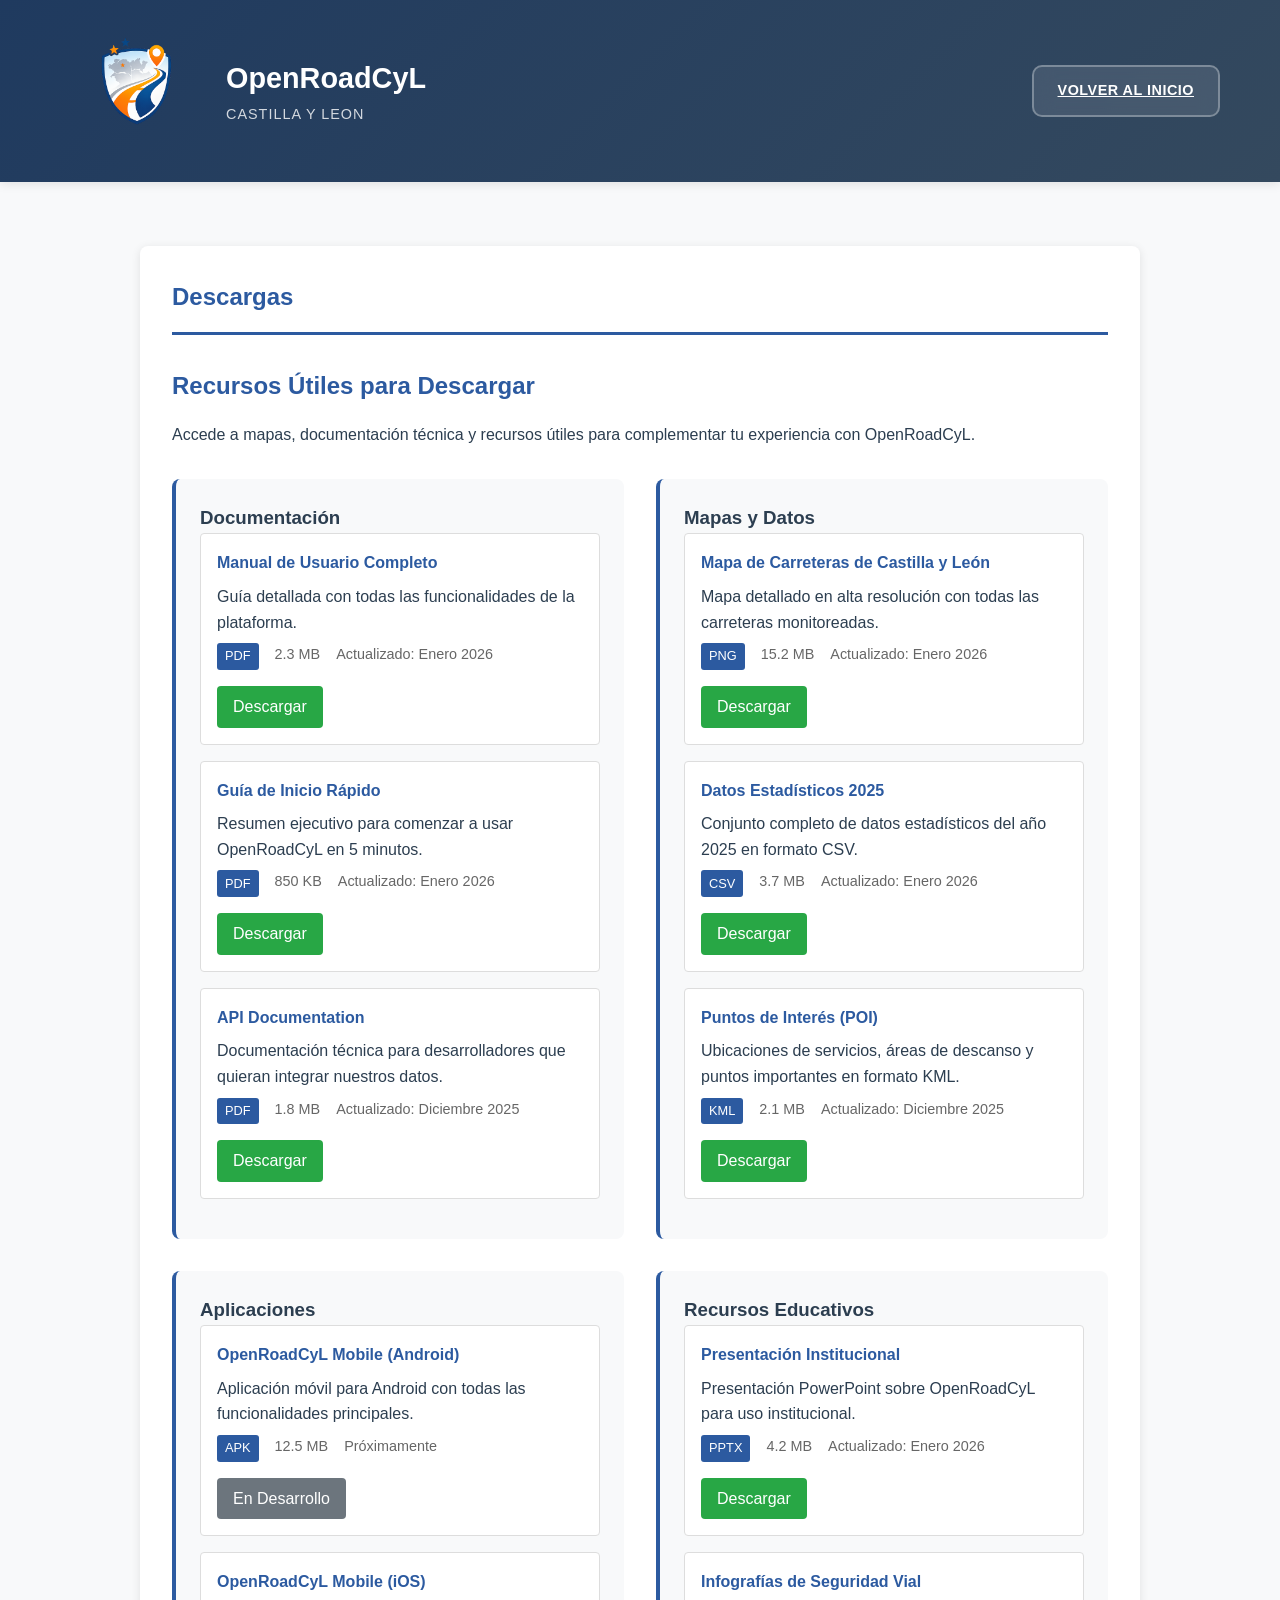
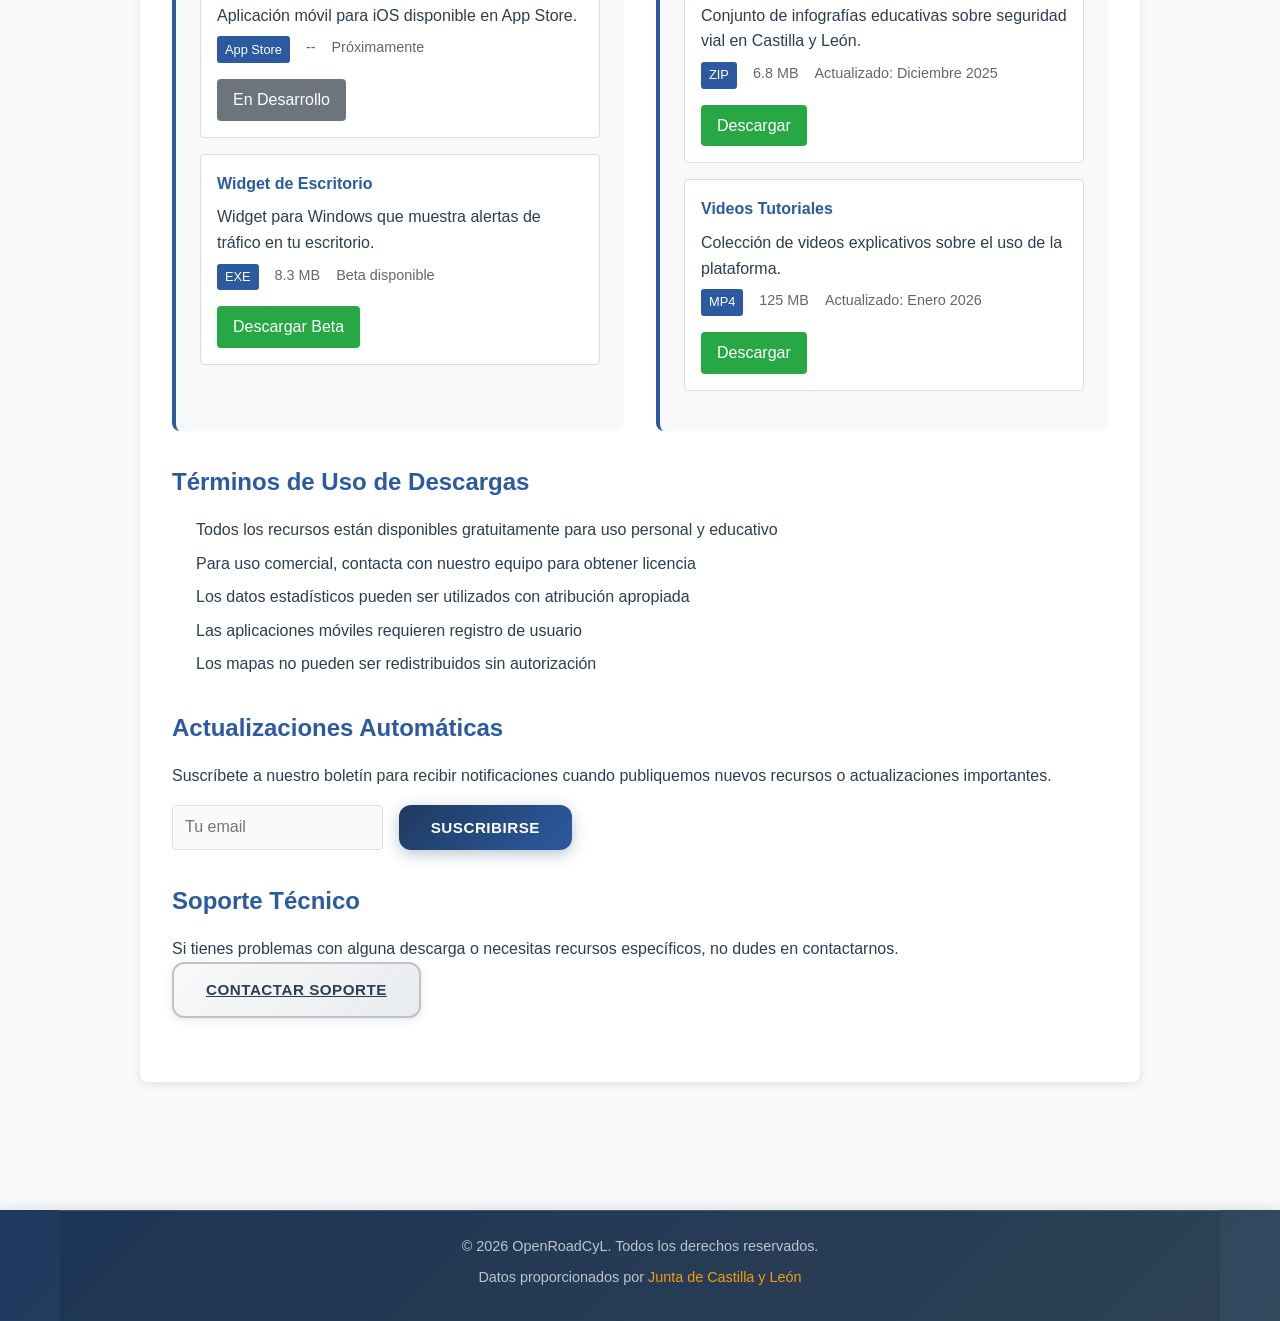
<file: frontend/pages/descargas.html>
<!DOCTYPE html>
<html lang="es">
<head>
    <meta charset="UTF-8">
    <meta name="viewport" content="width=device-width, initial-scale=1.0">
    <title>Descargas - OpenRoadCyL</title>
    <link rel="stylesheet" href="../css/styles.css">
</head>
<body>
    <header class="header">
        <div class="container">
            <div class="header-content">
                <div class="logo">
                    <img src="../img/logo.png" alt="OpenRoadCYL" class="logo-image">
                    <div class="logo-text">
                        <h1>OpenRoadCyL</h1>
                        <span class="logo-subtitle">CASTILLA Y LEON</span>
                    </div>
                </div>
                <nav class="nav">
                    <a href="../index.html" class="nav-btn">Volver al Inicio</a>
                </nav>
            </div>
        </div>
    </header>

    <main class="main">
        <div class="container">
            <section class="page-content">
                <h1>Descargas</h1>
                
                <div class="content-section">
                    <h2>Recursos Útiles para Descargar</h2>
                    <p>Accede a mapas, documentación técnica y recursos útiles para complementar tu experiencia con OpenRoadCyL.</p>
                </div>

                <div class="downloads-grid">
                    <div class="download-category">
                        <h3>Documentación</h3>
                        
                        <div class="download-item">
                            <h4>Manual de Usuario Completo</h4>
                            <p>Guía detallada con todas las funcionalidades de la plataforma.</p>
                            <div class="download-info">
                                <span class="file-type">PDF</span>
                                <span class="file-size">2.3 MB</span>
                                <span class="file-date">Actualizado: Enero 2026</span>
                            </div>
                            <a href="#" class="btn-download">Descargar</a>
                        </div>

                        <div class="download-item">
                            <h4>Guía de Inicio Rápido</h4>
                            <p>Resumen ejecutivo para comenzar a usar OpenRoadCyL en 5 minutos.</p>
                            <div class="download-info">
                                <span class="file-type">PDF</span>
                                <span class="file-size">850 KB</span>
                                <span class="file-date">Actualizado: Enero 2026</span>
                            </div>
                            <a href="#" class="btn-download">Descargar</a>
                        </div>

                        <div class="download-item">
                            <h4>API Documentation</h4>
                            <p>Documentación técnica para desarrolladores que quieran integrar nuestros datos.</p>
                            <div class="download-info">
                                <span class="file-type">PDF</span>
                                <span class="file-size">1.8 MB</span>
                                <span class="file-date">Actualizado: Diciembre 2025</span>
                            </div>
                            <a href="#" class="btn-download">Descargar</a>
                        </div>
                    </div>

                    <div class="download-category">
                        <h3>Mapas y Datos</h3>
                        
                        <div class="download-item">
                            <h4>Mapa de Carreteras de Castilla y León</h4>
                            <p>Mapa detallado en alta resolución con todas las carreteras monitoreadas.</p>
                            <div class="download-info">
                                <span class="file-type">PNG</span>
                                <span class="file-size">15.2 MB</span>
                                <span class="file-date">Actualizado: Enero 2026</span>
                            </div>
                            <a href="#" class="btn-download">Descargar</a>
                        </div>

                        <div class="download-item">
                            <h4>Datos Estadísticos 2025</h4>
                            <p>Conjunto completo de datos estadísticos del año 2025 en formato CSV.</p>
                            <div class="download-info">
                                <span class="file-type">CSV</span>
                                <span class="file-size">3.7 MB</span>
                                <span class="file-date">Actualizado: Enero 2026</span>
                            </div>
                            <a href="#" class="btn-download">Descargar</a>
                        </div>

                        <div class="download-item">
                            <h4>Puntos de Interés (POI)</h4>
                            <p>Ubicaciones de servicios, áreas de descanso y puntos importantes en formato KML.</p>
                            <div class="download-info">
                                <span class="file-type">KML</span>
                                <span class="file-size">2.1 MB</span>
                                <span class="file-date">Actualizado: Diciembre 2025</span>
                            </div>
                            <a href="#" class="btn-download">Descargar</a>
                        </div>
                    </div>

                    <div class="download-category">
                        <h3>Aplicaciones</h3>
                        
                        <div class="download-item">
                            <h4>OpenRoadCyL Mobile (Android)</h4>
                            <p>Aplicación móvil para Android con todas las funcionalidades principales.</p>
                            <div class="download-info">
                                <span class="file-type">APK</span>
                                <span class="file-size">12.5 MB</span>
                                <span class="file-date">Próximamente</span>
                            </div>
                            <a href="#" class="btn-download disabled">En Desarrollo</a>
                        </div>

                        <div class="download-item">
                            <h4>OpenRoadCyL Mobile (iOS)</h4>
                            <p>Aplicación móvil para iOS disponible en App Store.</p>
                            <div class="download-info">
                                <span class="file-type">App Store</span>
                                <span class="file-size">--</span>
                                <span class="file-date">Próximamente</span>
                            </div>
                            <a href="#" class="btn-download disabled">En Desarrollo</a>
                        </div>

                        <div class="download-item">
                            <h4>Widget de Escritorio</h4>
                            <p>Widget para Windows que muestra alertas de tráfico en tu escritorio.</p>
                            <div class="download-info">
                                <span class="file-type">EXE</span>
                                <span class="file-size">8.3 MB</span>
                                <span class="file-date">Beta disponible</span>
                            </div>
                            <a href="#" class="btn-download">Descargar Beta</a>
                        </div>
                    </div>

                    <div class="download-category">
                        <h3>Recursos Educativos</h3>
                        
                        <div class="download-item">
                            <h4>Presentación Institucional</h4>
                            <p>Presentación PowerPoint sobre OpenRoadCyL para uso institucional.</p>
                            <div class="download-info">
                                <span class="file-type">PPTX</span>
                                <span class="file-size">4.2 MB</span>
                                <span class="file-date">Actualizado: Enero 2026</span>
                            </div>
                            <a href="#" class="btn-download">Descargar</a>
                        </div>

                        <div class="download-item">
                            <h4>Infografías de Seguridad Vial</h4>
                            <p>Conjunto de infografías educativas sobre seguridad vial en Castilla y León.</p>
                            <div class="download-info">
                                <span class="file-type">ZIP</span>
                                <span class="file-size">6.8 MB</span>
                                <span class="file-date">Actualizado: Diciembre 2025</span>
                            </div>
                            <a href="#" class="btn-download">Descargar</a>
                        </div>

                        <div class="download-item">
                            <h4>Videos Tutoriales</h4>
                            <p>Colección de videos explicativos sobre el uso de la plataforma.</p>
                            <div class="download-info">
                                <span class="file-type">MP4</span>
                                <span class="file-size">125 MB</span>
                                <span class="file-date">Actualizado: Enero 2026</span>
                            </div>
                            <a href="#" class="btn-download">Descargar</a>
                        </div>
                    </div>
                </div>

                <div class="content-section">
                    <h2>Términos de Uso de Descargas</h2>
                    <ul>
                        <li>Todos los recursos están disponibles gratuitamente para uso personal y educativo</li>
                        <li>Para uso comercial, contacta con nuestro equipo para obtener licencia</li>
                        <li>Los datos estadísticos pueden ser utilizados con atribución apropiada</li>
                        <li>Las aplicaciones móviles requieren registro de usuario</li>
                        <li>Los mapas no pueden ser redistribuidos sin autorización</li>
                    </ul>
                </div>

                <div class="content-section">
                    <h2>Actualizaciones Automáticas</h2>
                    <p>Suscríbete a nuestro boletín para recibir notificaciones cuando publiquemos nuevos recursos o actualizaciones importantes.</p>
                    <form class="newsletter-form">
                        <div class="form-group">
                            <input type="email" placeholder="Tu email" required>
                            <button type="submit" class="btn-primary">Suscribirse</button>
                        </div>
                    </form>
                </div>

                <div class="content-section">
                    <h2>Soporte Técnico</h2>
                    <p>Si tienes problemas con alguna descarga o necesitas recursos específicos, no dudes en contactarnos.</p>
                    <a href="contacto.html" class="btn-secondary">Contactar Soporte</a>
                </div>
            </section>
        </div>
    </main>

    <footer class="footer">
        <div class="container">
            <div class="footer-bottom">
                <p>&copy; 2026 OpenRoadCyL. Todos los derechos reservados.</p>
                <p>Datos proporcionados por <a href="https://servicios.jcyl.es/" target="_blank">Junta de Castilla y León</a></p>
            </div>
        </div>
    </footer>
</body>
</html>
</file>
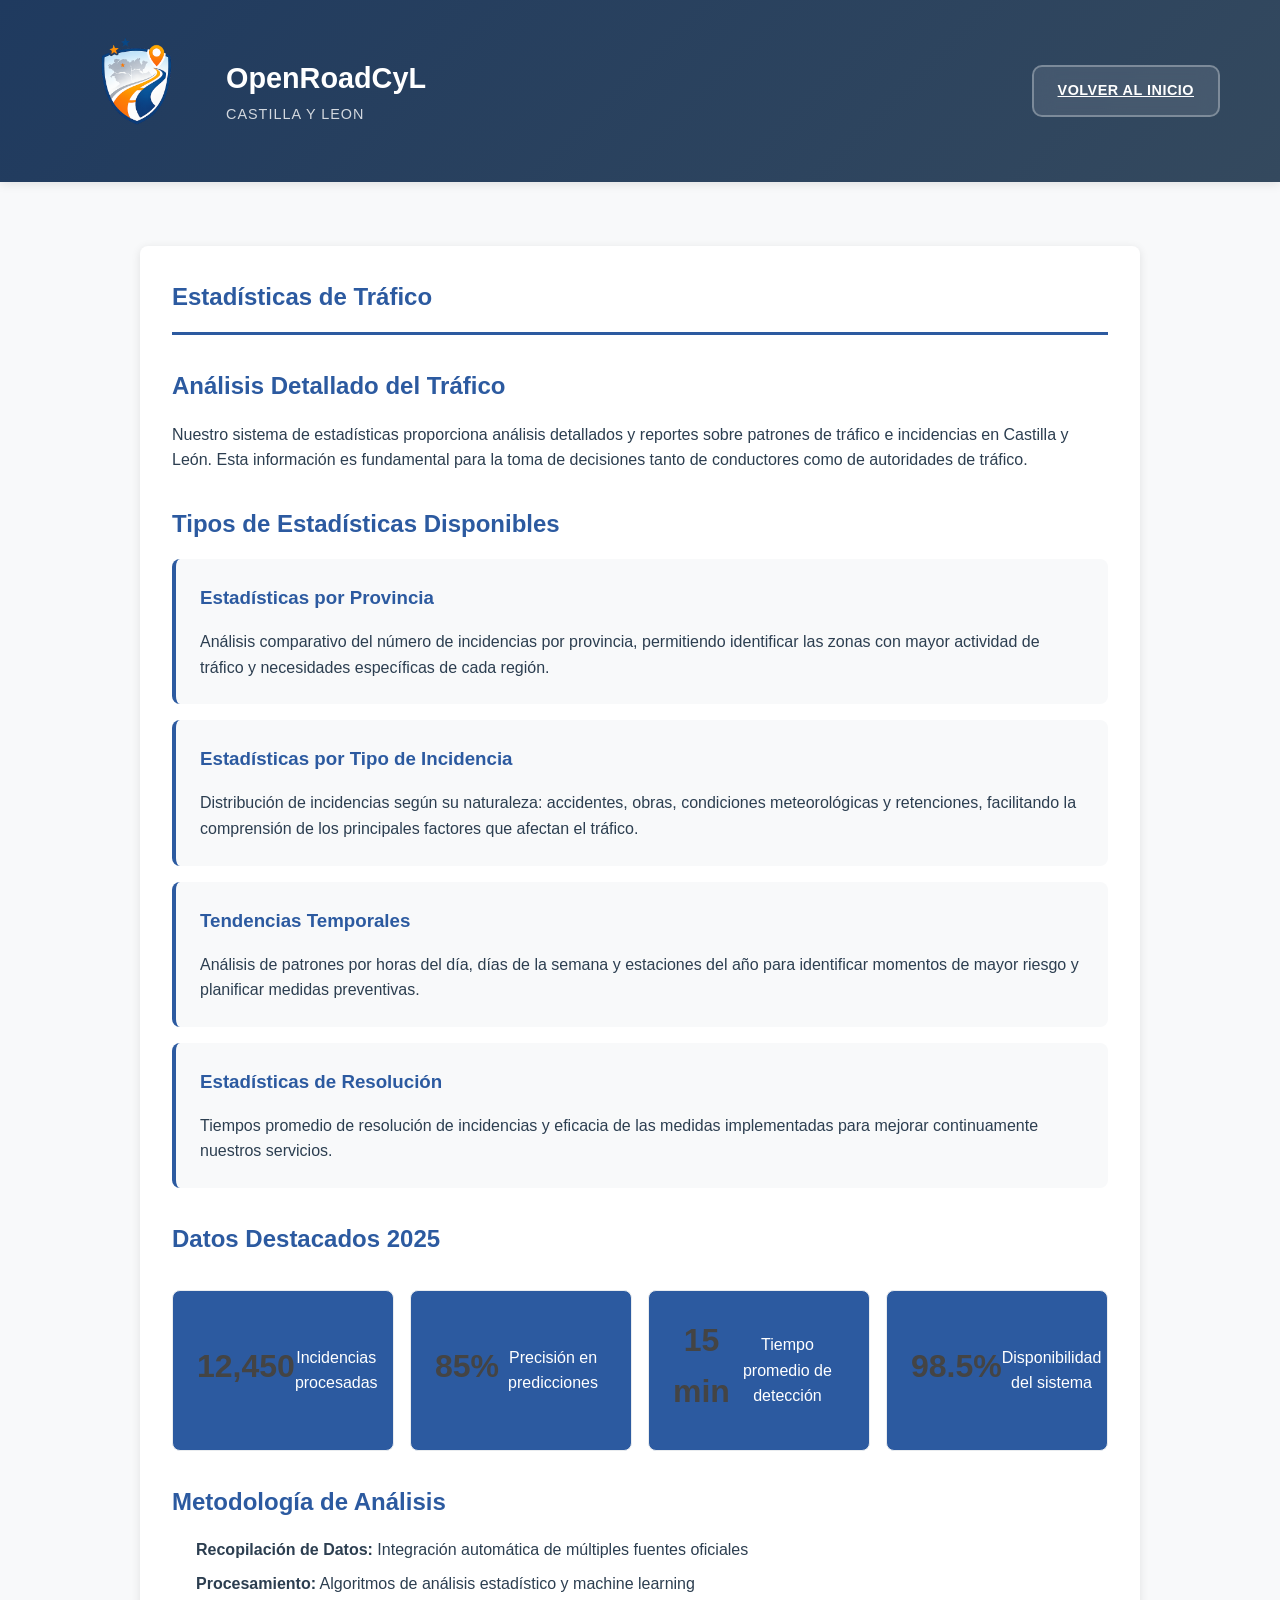
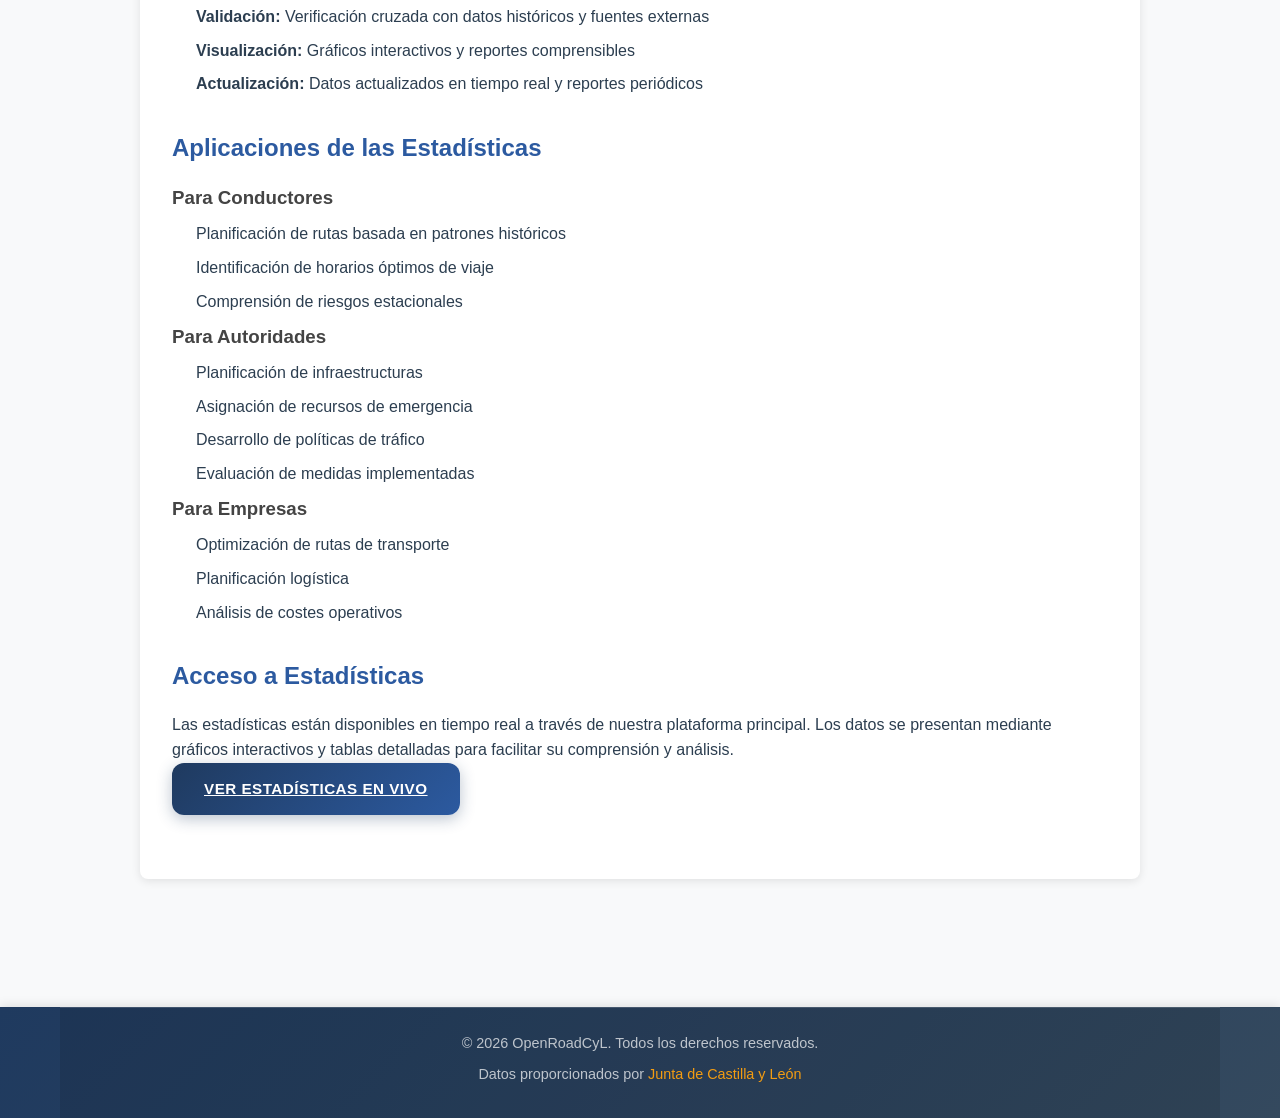
<file: frontend/pages/estadisticas.html>
<!DOCTYPE html>
<html lang="es">
<head>
    <meta charset="UTF-8">
    <meta name="viewport" content="width=device-width, initial-scale=1.0">
    <title>Estadísticas - OpenRoadCyL</title>
    <link rel="stylesheet" href="../css/styles.css">
</head>
<body>
    <header class="header">
        <div class="container">
            <div class="header-content">
                <div class="logo">
                    <img src="../img/logo.png" alt="OpenRoadCYL" class="logo-image">
                    <div class="logo-text">
                        <h1>OpenRoadCyL</h1>
                        <span class="logo-subtitle">CASTILLA Y LEON</span>
                    </div>
                </div>
                <nav class="nav">
                    <a href="../index.html" class="nav-btn">Volver al Inicio</a>
                </nav>
            </div>
        </div>
    </header>

    <main class="main">
        <div class="container">
            <section class="page-content">
                <h1>Estadísticas de Tráfico</h1>
                
                <div class="content-section">
                    <h2>Análisis Detallado del Tráfico</h2>
                    <p>Nuestro sistema de estadísticas proporciona análisis detallados y reportes sobre patrones de tráfico e incidencias en Castilla y León. Esta información es fundamental para la toma de decisiones tanto de conductores como de autoridades de tráfico.</p>
                </div>

                <div class="content-section">
                    <h2>Tipos de Estadísticas Disponibles</h2>
                    
                    <div class="stats-category">
                        <h3>Estadísticas por Provincia</h3>
                        <p>Análisis comparativo del número de incidencias por provincia, permitiendo identificar las zonas con mayor actividad de tráfico y necesidades específicas de cada región.</p>
                    </div>
                    
                    <div class="stats-category">
                        <h3>Estadísticas por Tipo de Incidencia</h3>
                        <p>Distribución de incidencias según su naturaleza: accidentes, obras, condiciones meteorológicas y retenciones, facilitando la comprensión de los principales factores que afectan el tráfico.</p>
                    </div>
                    
                    <div class="stats-category">
                        <h3>Tendencias Temporales</h3>
                        <p>Análisis de patrones por horas del día, días de la semana y estaciones del año para identificar momentos de mayor riesgo y planificar medidas preventivas.</p>
                    </div>
                    
                    <div class="stats-category">
                        <h3>Estadísticas de Resolución</h3>
                        <p>Tiempos promedio de resolución de incidencias y eficacia de las medidas implementadas para mejorar continuamente nuestros servicios.</p>
                    </div>
                </div>

                <div class="content-section">
                    <h2>Datos Destacados 2025</h2>
                    <div class="stats-highlights">
                        <div class="stat-item">
                            <h3>12,450</h3>
                            <p>Incidencias procesadas</p>
                        </div>
                        
                        <div class="stat-item">
                            <h3>85%</h3>
                            <p>Precisión en predicciones</p>
                        </div>
                        
                        <div class="stat-item">
                            <h3>15 min</h3>
                            <p>Tiempo promedio de detección</p>
                        </div>
                        
                        <div class="stat-item">
                            <h3>98.5%</h3>
                            <p>Disponibilidad del sistema</p>
                        </div>
                    </div>
                </div>

                <div class="content-section">
                    <h2>Metodología de Análisis</h2>
                    <ul>
                        <li><strong>Recopilación de Datos:</strong> Integración automática de múltiples fuentes oficiales</li>
                        <li><strong>Procesamiento:</strong> Algoritmos de análisis estadístico y machine learning</li>
                        <li><strong>Validación:</strong> Verificación cruzada con datos históricos y fuentes externas</li>
                        <li><strong>Visualización:</strong> Gráficos interactivos y reportes comprensibles</li>
                        <li><strong>Actualización:</strong> Datos actualizados en tiempo real y reportes periódicos</li>
                    </ul>
                </div>

                <div class="content-section">
                    <h2>Aplicaciones de las Estadísticas</h2>
                    
                    <h3>Para Conductores</h3>
                    <ul>
                        <li>Planificación de rutas basada en patrones históricos</li>
                        <li>Identificación de horarios óptimos de viaje</li>
                        <li>Comprensión de riesgos estacionales</li>
                    </ul>
                    
                    <h3>Para Autoridades</h3>
                    <ul>
                        <li>Planificación de infraestructuras</li>
                        <li>Asignación de recursos de emergencia</li>
                        <li>Desarrollo de políticas de tráfico</li>
                        <li>Evaluación de medidas implementadas</li>
                    </ul>
                    
                    <h3>Para Empresas</h3>
                    <ul>
                        <li>Optimización de rutas de transporte</li>
                        <li>Planificación logística</li>
                        <li>Análisis de costes operativos</li>
                    </ul>
                </div>

                <div class="content-section">
                    <h2>Acceso a Estadísticas</h2>
                    <p>Las estadísticas están disponibles en tiempo real a través de nuestra plataforma principal. Los datos se presentan mediante gráficos interactivos y tablas detalladas para facilitar su comprensión y análisis.</p>
                    <a href="../index.html" class="btn-primary">Ver Estadísticas en Vivo</a>
                </div>
            </section>
        </div>
    </main>

    <footer class="footer">
        <div class="container">
            <div class="footer-bottom">
                <p>&copy; 2026 OpenRoadCyL. Todos los derechos reservados.</p>
                <p>Datos proporcionados por <a href="https://servicios.jcyl.es/" target="_blank">Junta de Castilla y León</a></p>
            </div>
        </div>
    </footer>
</body>
</html>
</file>
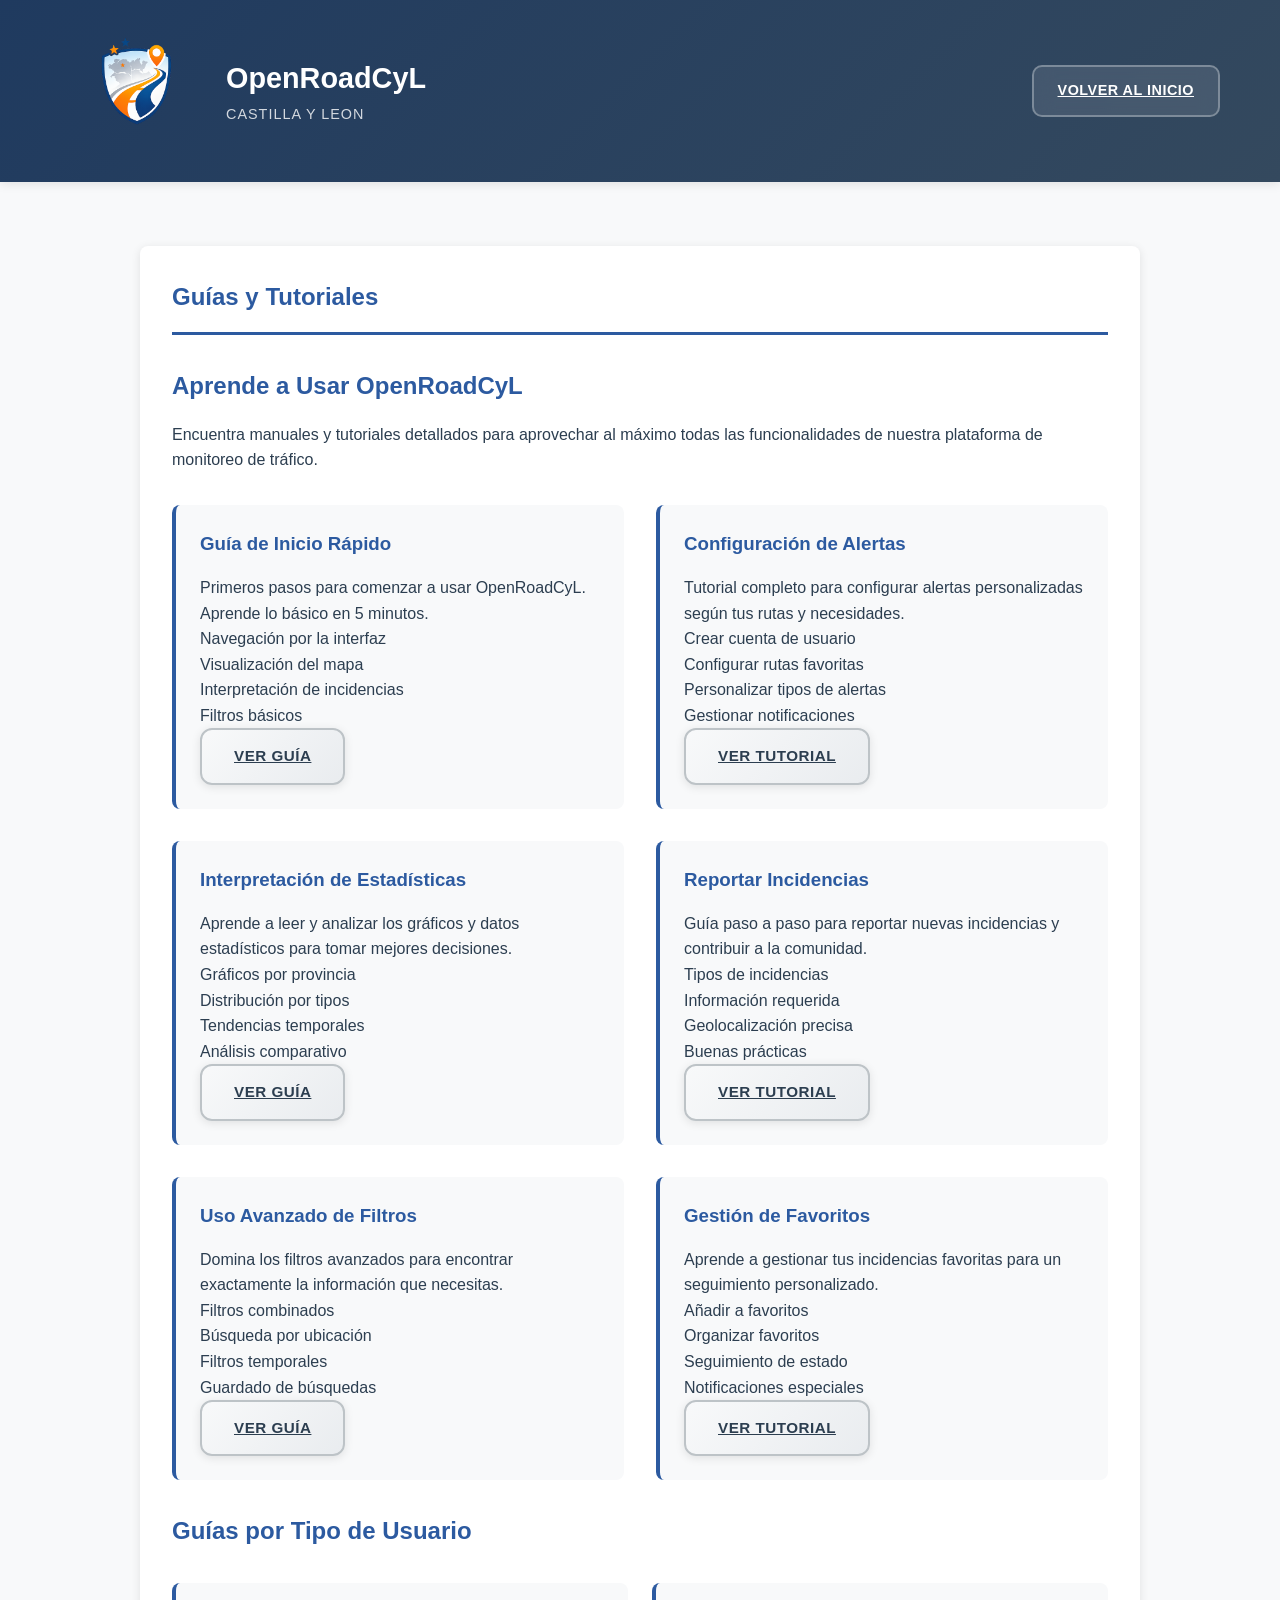
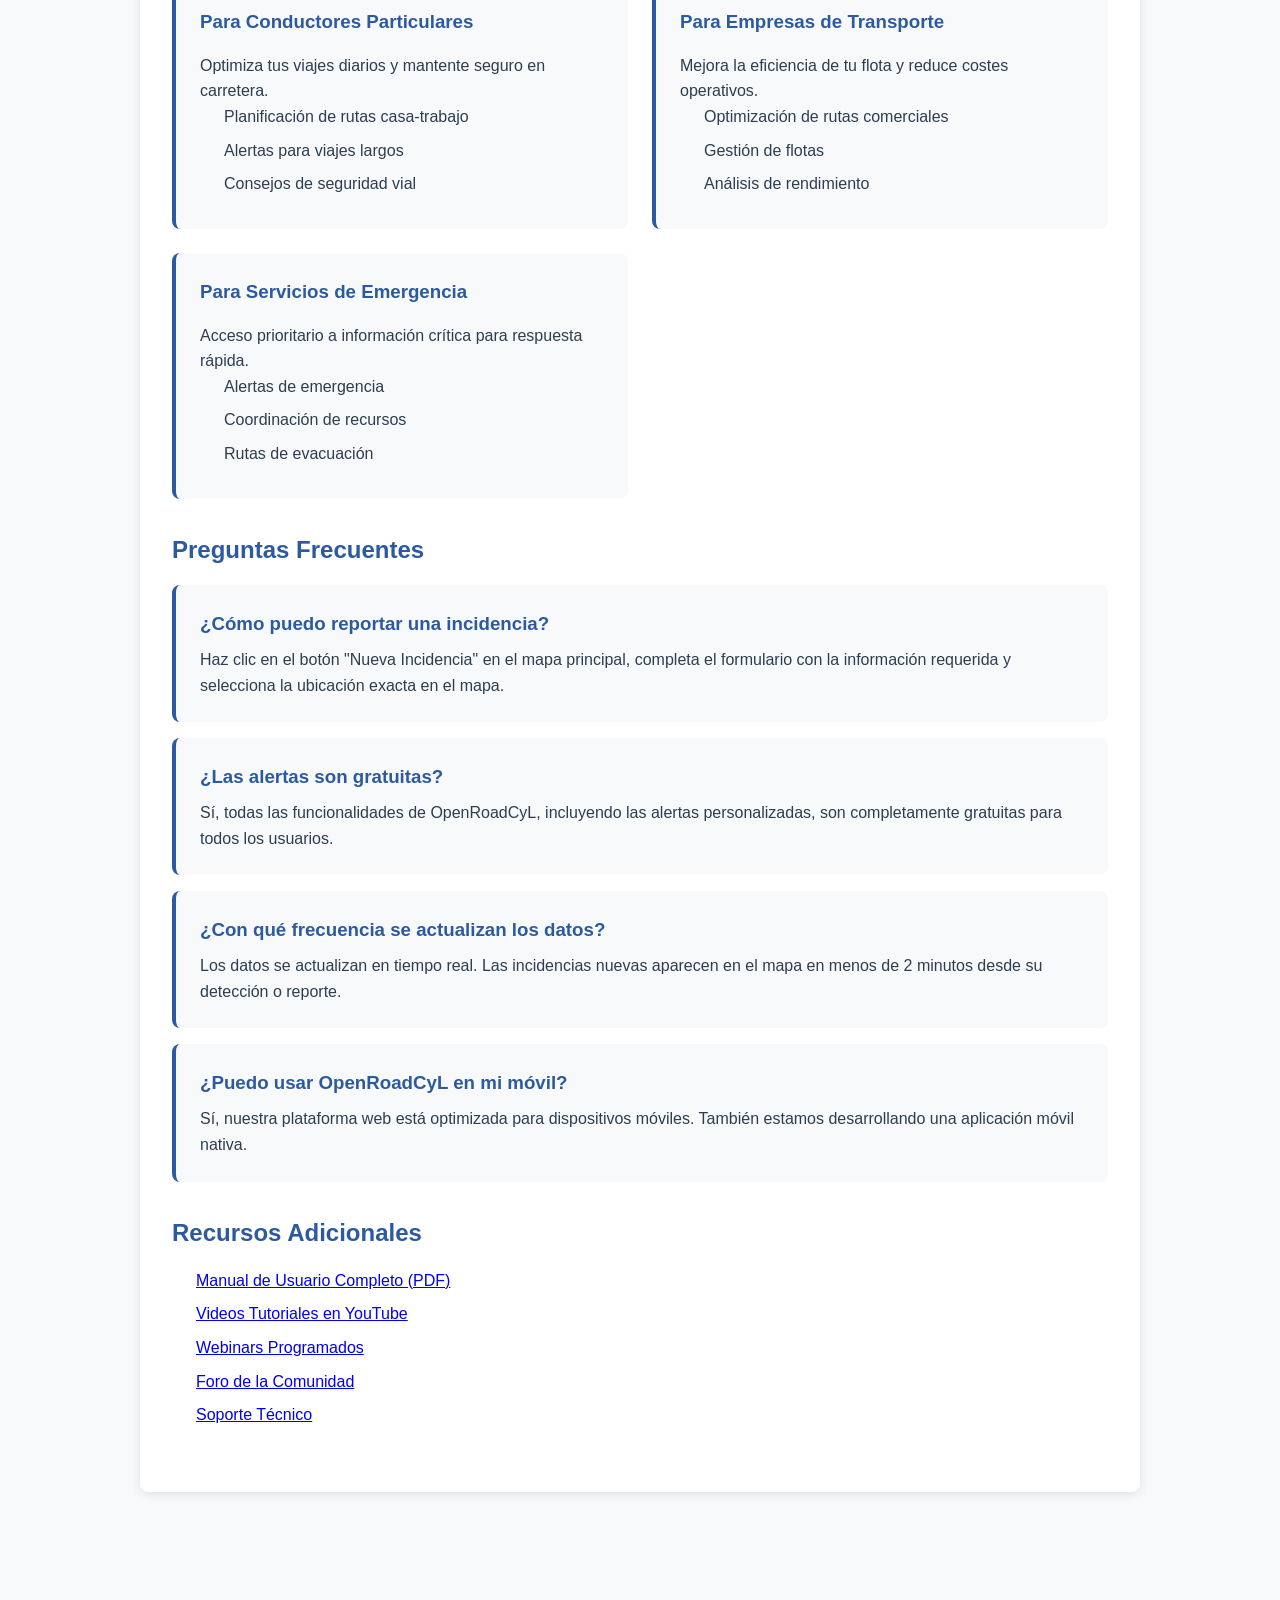
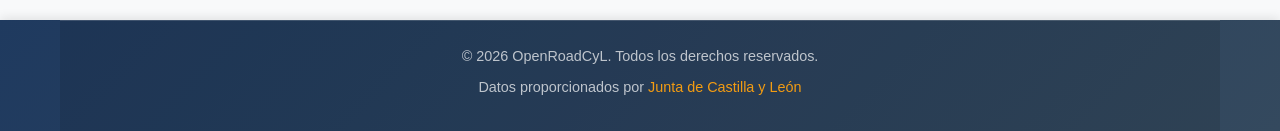
<file: frontend/pages/guias.html>
<!DOCTYPE html>
<html lang="es">
<head>
    <meta charset="UTF-8">
    <meta name="viewport" content="width=device-width, initial-scale=1.0">
    <title>Guías - OpenRoadCyL</title>
    <link rel="stylesheet" href="../css/styles.css">
</head>
<body>
    <header class="header">
        <div class="container">
            <div class="header-content">
                <div class="logo">
                    <img src="../img/logo.png" alt="OpenRoadCYL" class="logo-image">
                    <div class="logo-text">
                        <h1>OpenRoadCyL</h1>
                        <span class="logo-subtitle">CASTILLA Y LEON</span>
                    </div>
                </div>
                <nav class="nav">
                    <a href="../index.html" class="nav-btn">Volver al Inicio</a>
                </nav>
            </div>
        </div>
    </header>

    <main class="main">
        <div class="container">
            <section class="page-content">
                <h1>Guías y Tutoriales</h1>
                
                <div class="content-section">
                    <h2>Aprende a Usar OpenRoadCyL</h2>
                    <p>Encuentra manuales y tutoriales detallados para aprovechar al máximo todas las funcionalidades de nuestra plataforma de monitoreo de tráfico.</p>
                </div>

                <div class="guides-grid">
                    <div class="guide-item">
                        <h3>Guía de Inicio Rápido</h3>
                        <p>Primeros pasos para comenzar a usar OpenRoadCyL. Aprende lo básico en 5 minutos.</p>
                        <ul>
                            <li>Navegación por la interfaz</li>
                            <li>Visualización del mapa</li>
                            <li>Interpretación de incidencias</li>
                            <li>Filtros básicos</li>
                        </ul>
                        <a href="#" class="btn-secondary">Ver Guía</a>
                    </div>

                    <div class="guide-item">
                        <h3>Configuración de Alertas</h3>
                        <p>Tutorial completo para configurar alertas personalizadas según tus rutas y necesidades.</p>
                        <ul>
                            <li>Crear cuenta de usuario</li>
                            <li>Configurar rutas favoritas</li>
                            <li>Personalizar tipos de alertas</li>
                            <li>Gestionar notificaciones</li>
                        </ul>
                        <a href="#" class="btn-secondary">Ver Tutorial</a>
                    </div>

                    <div class="guide-item">
                        <h3>Interpretación de Estadísticas</h3>
                        <p>Aprende a leer y analizar los gráficos y datos estadísticos para tomar mejores decisiones.</p>
                        <ul>
                            <li>Gráficos por provincia</li>
                            <li>Distribución por tipos</li>
                            <li>Tendencias temporales</li>
                            <li>Análisis comparativo</li>
                        </ul>
                        <a href="#" class="btn-secondary">Ver Guía</a>
                    </div>

                    <div class="guide-item">
                        <h3>Reportar Incidencias</h3>
                        <p>Guía paso a paso para reportar nuevas incidencias y contribuir a la comunidad.</p>
                        <ul>
                            <li>Tipos de incidencias</li>
                            <li>Información requerida</li>
                            <li>Geolocalización precisa</li>
                            <li>Buenas prácticas</li>
                        </ul>
                        <a href="#" class="btn-secondary">Ver Tutorial</a>
                    </div>

                    <div class="guide-item">
                        <h3>Uso Avanzado de Filtros</h3>
                        <p>Domina los filtros avanzados para encontrar exactamente la información que necesitas.</p>
                        <ul>
                            <li>Filtros combinados</li>
                            <li>Búsqueda por ubicación</li>
                            <li>Filtros temporales</li>
                            <li>Guardado de búsquedas</li>
                        </ul>
                        <a href="#" class="btn-secondary">Ver Guía</a>
                    </div>

                    <div class="guide-item">
                        <h3>Gestión de Favoritos</h3>
                        <p>Aprende a gestionar tus incidencias favoritas para un seguimiento personalizado.</p>
                        <ul>
                            <li>Añadir a favoritos</li>
                            <li>Organizar favoritos</li>
                            <li>Seguimiento de estado</li>
                            <li>Notificaciones especiales</li>
                        </ul>
                        <a href="#" class="btn-secondary">Ver Tutorial</a>
                    </div>
                </div>

                <div class="content-section">
                    <h2>Guías por Tipo de Usuario</h2>
                    
                    <div class="user-guides">
                        <div class="user-guide">
                            <h3>Para Conductores Particulares</h3>
                            <p>Optimiza tus viajes diarios y mantente seguro en carretera.</p>
                            <ul>
                                <li>Planificación de rutas casa-trabajo</li>
                                <li>Alertas para viajes largos</li>
                                <li>Consejos de seguridad vial</li>
                            </ul>
                        </div>

                        <div class="user-guide">
                            <h3>Para Empresas de Transporte</h3>
                            <p>Mejora la eficiencia de tu flota y reduce costes operativos.</p>
                            <ul>
                                <li>Optimización de rutas comerciales</li>
                                <li>Gestión de flotas</li>
                                <li>Análisis de rendimiento</li>
                            </ul>
                        </div>

                        <div class="user-guide">
                            <h3>Para Servicios de Emergencia</h3>
                            <p>Acceso prioritario a información crítica para respuesta rápida.</p>
                            <ul>
                                <li>Alertas de emergencia</li>
                                <li>Coordinación de recursos</li>
                                <li>Rutas de evacuación</li>
                            </ul>
                        </div>
                    </div>
                </div>

                <div class="content-section">
                    <h2>Preguntas Frecuentes</h2>
                    
                    <div class="faq-item">
                        <h3>¿Cómo puedo reportar una incidencia?</h3>
                        <p>Haz clic en el botón "Nueva Incidencia" en el mapa principal, completa el formulario con la información requerida y selecciona la ubicación exacta en el mapa.</p>
                    </div>

                    <div class="faq-item">
                        <h3>¿Las alertas son gratuitas?</h3>
                        <p>Sí, todas las funcionalidades de OpenRoadCyL, incluyendo las alertas personalizadas, son completamente gratuitas para todos los usuarios.</p>
                    </div>

                    <div class="faq-item">
                        <h3>¿Con qué frecuencia se actualizan los datos?</h3>
                        <p>Los datos se actualizan en tiempo real. Las incidencias nuevas aparecen en el mapa en menos de 2 minutos desde su detección o reporte.</p>
                    </div>

                    <div class="faq-item">
                        <h3>¿Puedo usar OpenRoadCyL en mi móvil?</h3>
                        <p>Sí, nuestra plataforma web está optimizada para dispositivos móviles. También estamos desarrollando una aplicación móvil nativa.</p>
                    </div>
                </div>

                <div class="content-section">
                    <h2>Recursos Adicionales</h2>
                    <ul>
                        <li><a href="#">Manual de Usuario Completo (PDF)</a></li>
                        <li><a href="#">Videos Tutoriales en YouTube</a></li>
                        <li><a href="#">Webinars Programados</a></li>
                        <li><a href="#">Foro de la Comunidad</a></li>
                        <li><a href="contacto.html">Soporte Técnico</a></li>
                    </ul>
                </div>
            </section>
        </div>
    </main>

    <footer class="footer">
        <div class="container">
            <div class="footer-bottom">
                <p>&copy; 2026 OpenRoadCyL. Todos los derechos reservados.</p>
                <p>Datos proporcionados por <a href="https://servicios.jcyl.es/" target="_blank">Junta de Castilla y León</a></p>
            </div>
        </div>
    </footer>
</body>
</html>
</file>
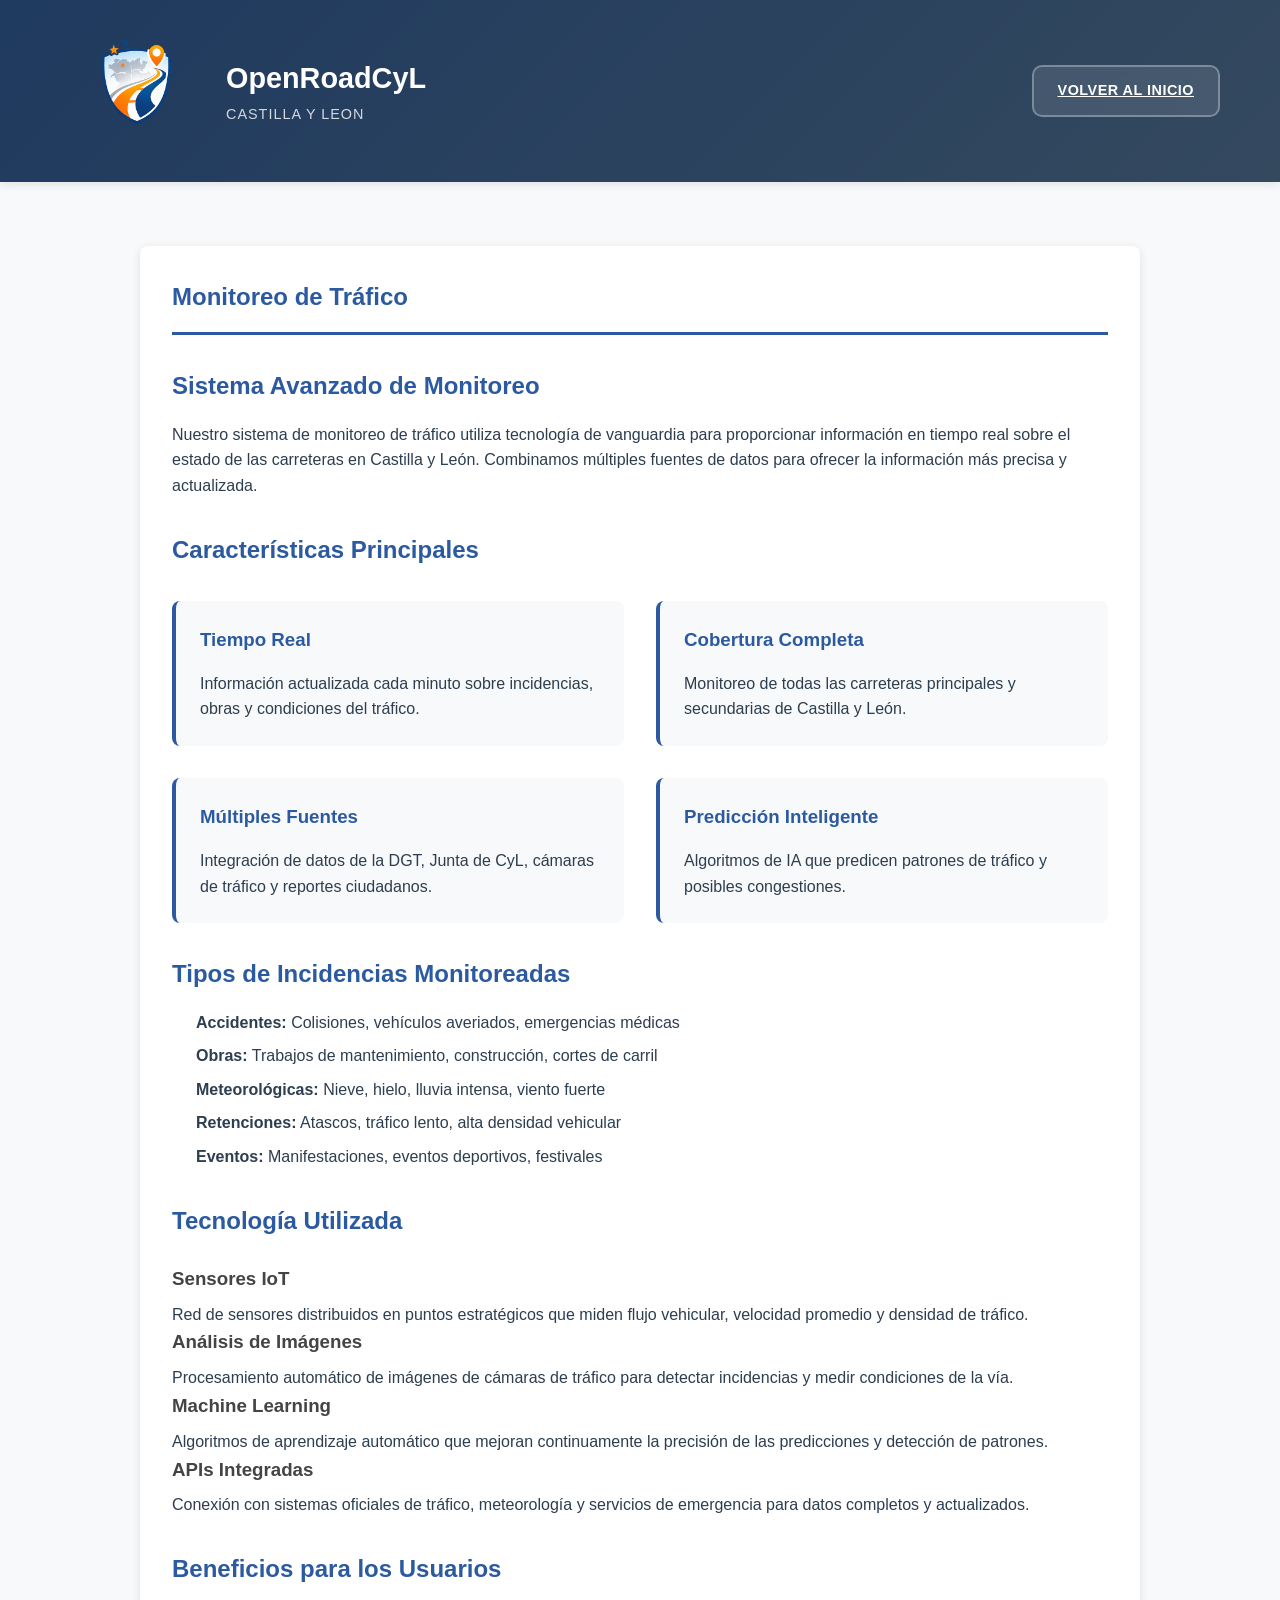
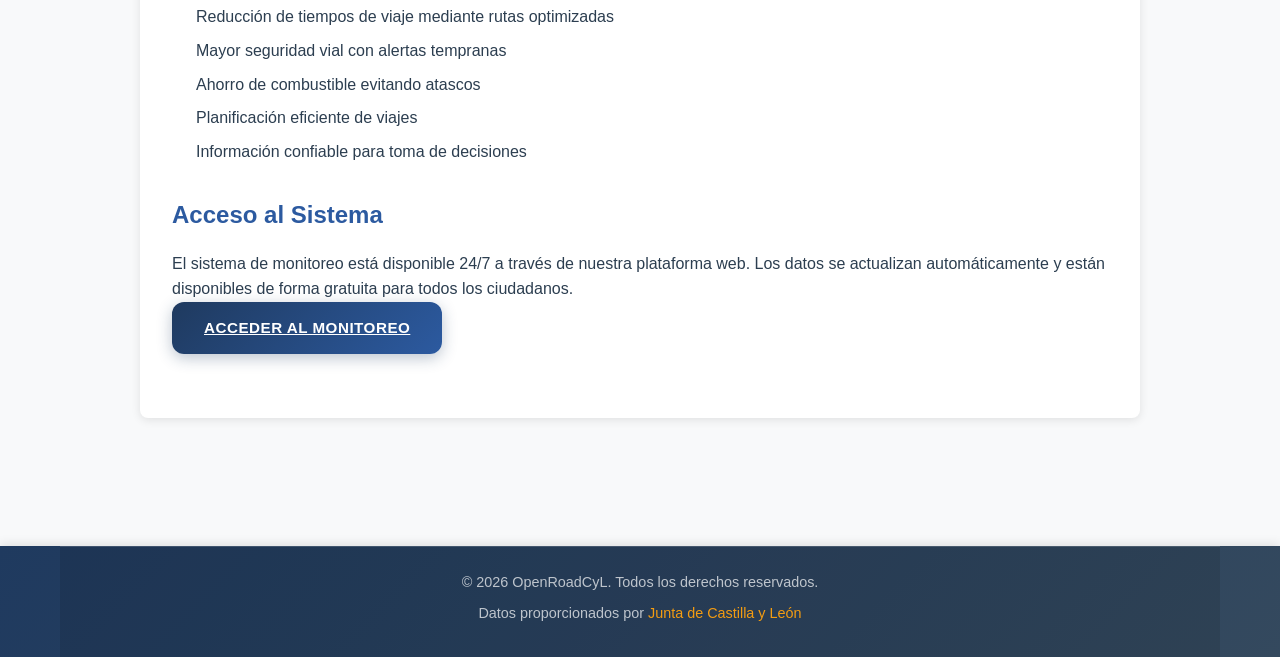
<file: frontend/pages/monitoreo-trafico.html>
<!DOCTYPE html>
<html lang="es">
<head>
    <meta charset="UTF-8">
    <meta name="viewport" content="width=device-width, initial-scale=1.0">
    <title>Monitoreo de Tráfico - OpenRoadCyL</title>
    <link rel="stylesheet" href="../css/styles.css">
</head>
<body>
    <header class="header">
        <div class="container">
            <div class="header-content">
                <div class="logo">
                    <img src="../img/logo.png" alt="OpenRoadCYL" class="logo-image">
                    <div class="logo-text">
                        <h1>OpenRoadCyL</h1>
                        <span class="logo-subtitle">CASTILLA Y LEON</span>
                    </div>
                </div>
                <nav class="nav">
                    <a href="../index.html" class="nav-btn">Volver al Inicio</a>
                </nav>
            </div>
        </div>
    </header>

    <main class="main">
        <div class="container">
            <section class="page-content">
                <h1>Monitoreo de Tráfico</h1>
                
                <div class="content-section">
                    <h2>Sistema Avanzado de Monitoreo</h2>
                    <p>Nuestro sistema de monitoreo de tráfico utiliza tecnología de vanguardia para proporcionar información en tiempo real sobre el estado de las carreteras en Castilla y León. Combinamos múltiples fuentes de datos para ofrecer la información más precisa y actualizada.</p>
                </div>

                <div class="content-section">
                    <h2>Características Principales</h2>
                    <div class="features-grid">
                        <div class="feature-item">
                            <h3>Tiempo Real</h3>
                            <p>Información actualizada cada minuto sobre incidencias, obras y condiciones del tráfico.</p>
                        </div>
                        
                        <div class="feature-item">
                            <h3>Cobertura Completa</h3>
                            <p>Monitoreo de todas las carreteras principales y secundarias de Castilla y León.</p>
                        </div>
                        
                        <div class="feature-item">
                            <h3>Múltiples Fuentes</h3>
                            <p>Integración de datos de la DGT, Junta de CyL, cámaras de tráfico y reportes ciudadanos.</p>
                        </div>
                        
                        <div class="feature-item">
                            <h3>Predicción Inteligente</h3>
                            <p>Algoritmos de IA que predicen patrones de tráfico y posibles congestiones.</p>
                        </div>
                    </div>
                </div>

                <div class="content-section">
                    <h2>Tipos de Incidencias Monitoreadas</h2>
                    <ul>
                        <li><strong>Accidentes:</strong> Colisiones, vehículos averiados, emergencias médicas</li>
                        <li><strong>Obras:</strong> Trabajos de mantenimiento, construcción, cortes de carril</li>
                        <li><strong>Meteorológicas:</strong> Nieve, hielo, lluvia intensa, viento fuerte</li>
                        <li><strong>Retenciones:</strong> Atascos, tráfico lento, alta densidad vehicular</li>
                        <li><strong>Eventos:</strong> Manifestaciones, eventos deportivos, festivales</li>
                    </ul>
                </div>

                <div class="content-section">
                    <h2>Tecnología Utilizada</h2>
                    <div class="tech-info">
                        <h3>Sensores IoT</h3>
                        <p>Red de sensores distribuidos en puntos estratégicos que miden flujo vehicular, velocidad promedio y densidad de tráfico.</p>
                        
                        <h3>Análisis de Imágenes</h3>
                        <p>Procesamiento automático de imágenes de cámaras de tráfico para detectar incidencias y medir condiciones de la vía.</p>
                        
                        <h3>Machine Learning</h3>
                        <p>Algoritmos de aprendizaje automático que mejoran continuamente la precisión de las predicciones y detección de patrones.</p>
                        
                        <h3>APIs Integradas</h3>
                        <p>Conexión con sistemas oficiales de tráfico, meteorología y servicios de emergencia para datos completos y actualizados.</p>
                    </div>
                </div>

                <div class="content-section">
                    <h2>Beneficios para los Usuarios</h2>
                    <ul>
                        <li>Reducción de tiempos de viaje mediante rutas optimizadas</li>
                        <li>Mayor seguridad vial con alertas tempranas</li>
                        <li>Ahorro de combustible evitando atascos</li>
                        <li>Planificación eficiente de viajes</li>
                        <li>Información confiable para toma de decisiones</li>
                    </ul>
                </div>

                <div class="content-section">
                    <h2>Acceso al Sistema</h2>
                    <p>El sistema de monitoreo está disponible 24/7 a través de nuestra plataforma web. Los datos se actualizan automáticamente y están disponibles de forma gratuita para todos los ciudadanos.</p>
                    <a href="../index.html" class="btn-primary">Acceder al Monitoreo</a>
                </div>
            </section>
        </div>
    </main>

    <footer class="footer">
        <div class="container">
            <div class="footer-bottom">
                <p>&copy; 2026 OpenRoadCyL. Todos los derechos reservados.</p>
                <p>Datos proporcionados por <a href="https://servicios.jcyl.es/" target="_blank">Junta de Castilla y León</a></p>
            </div>
        </div>
    </footer>
</body>
</html>
</file>
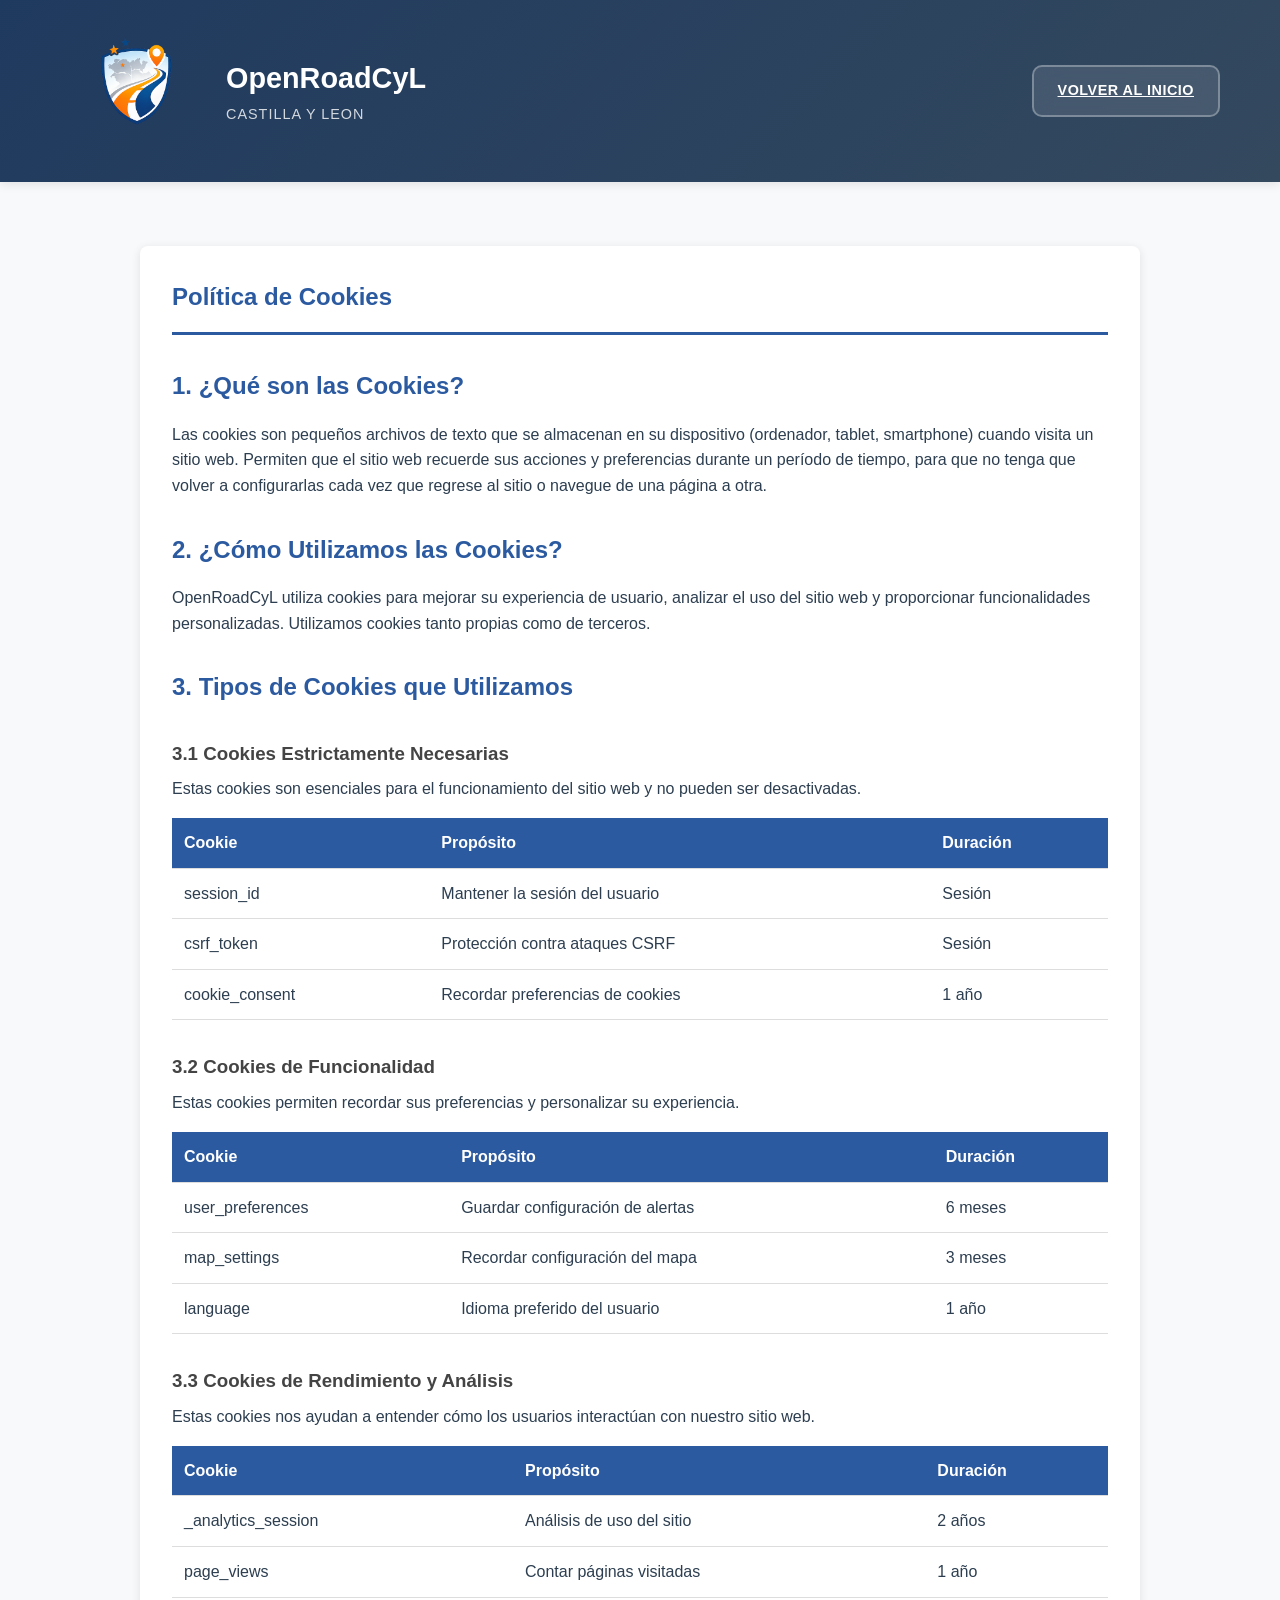
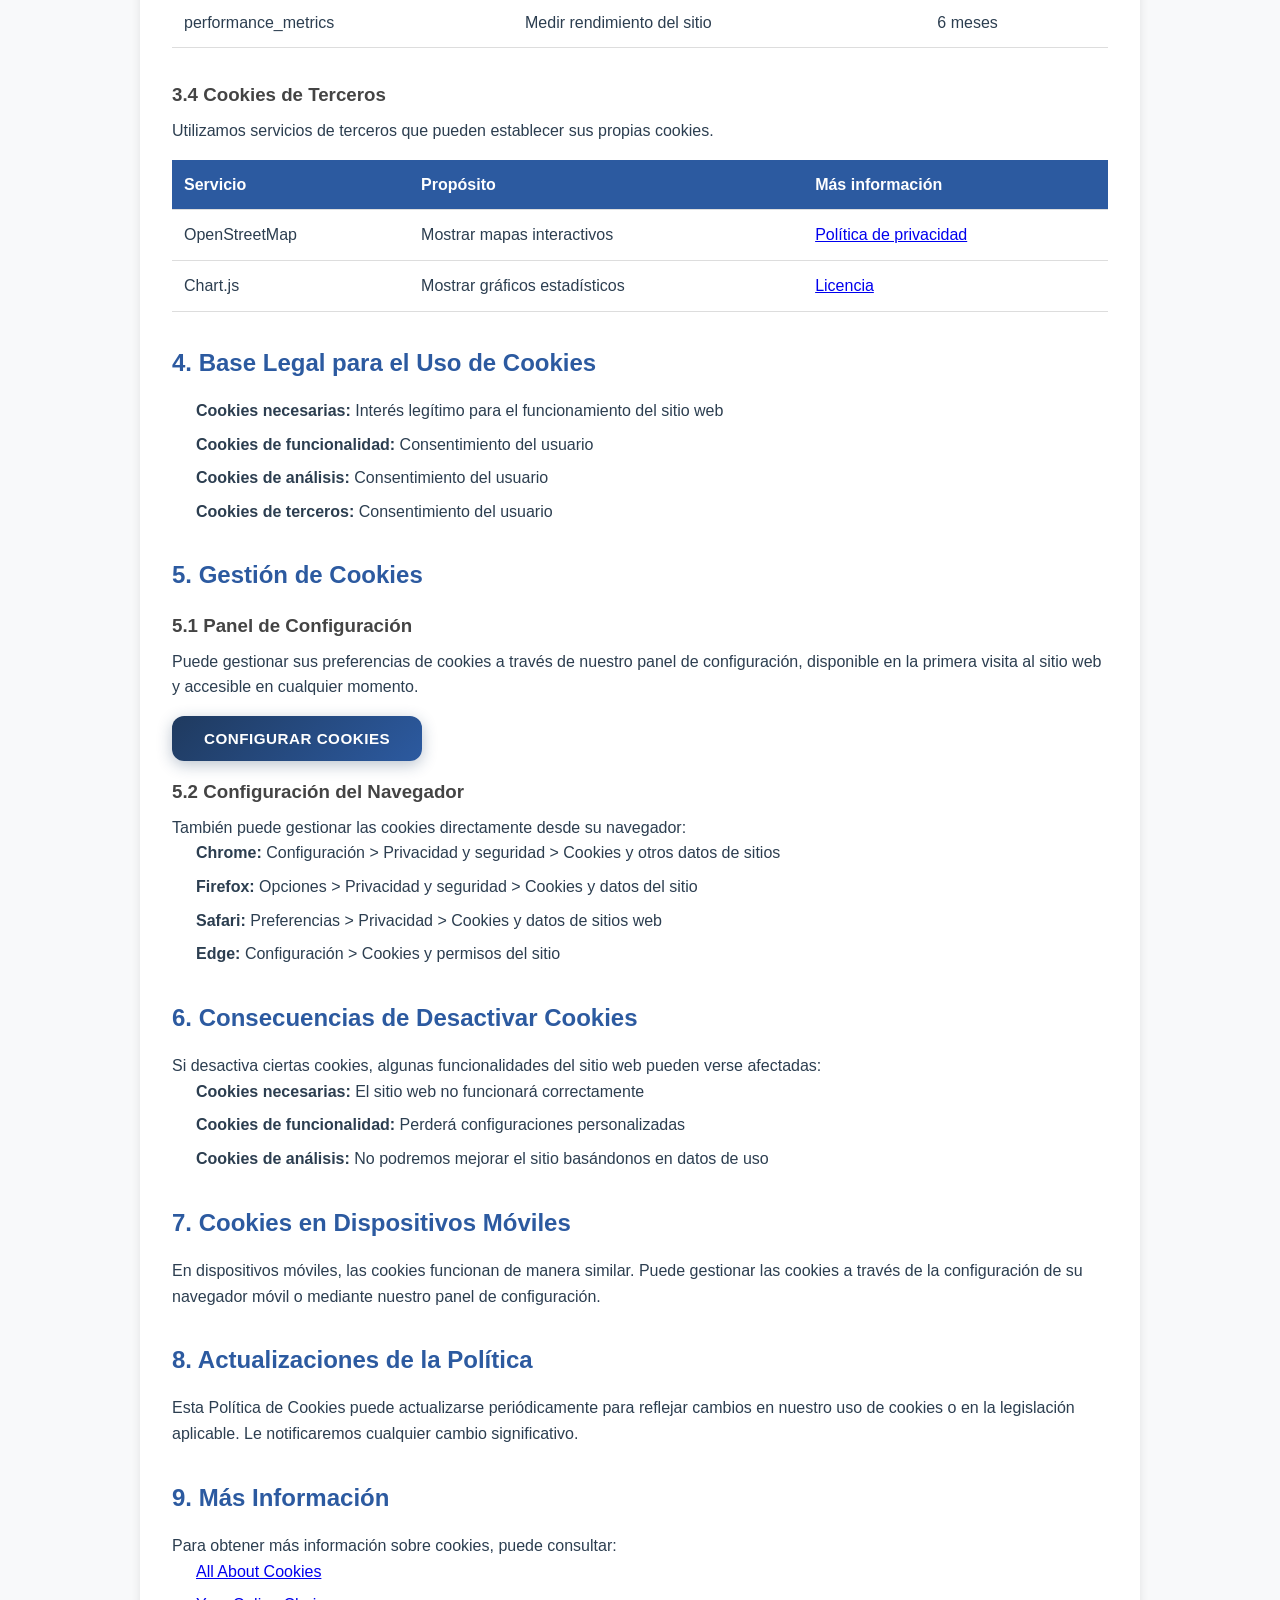
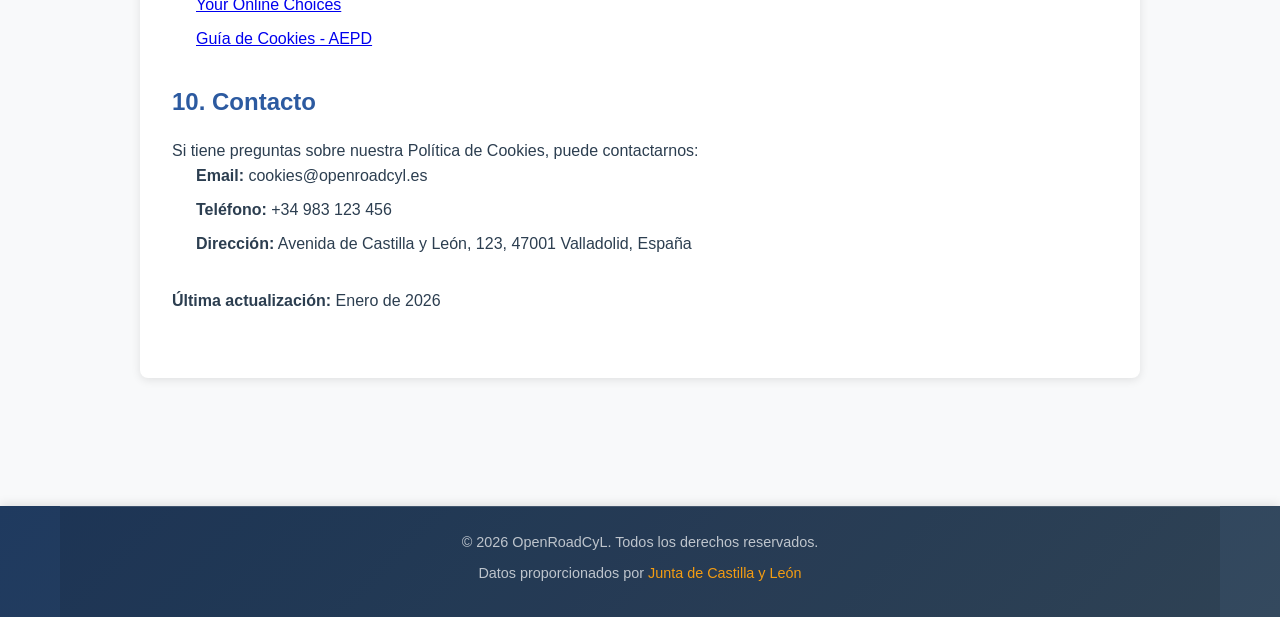
<file: frontend/pages/politica-cookies.html>
<!DOCTYPE html>
<html lang="es">
<head>
    <meta charset="UTF-8">
    <meta name="viewport" content="width=device-width, initial-scale=1.0">
    <title>Política de Cookies - OpenRoadCyL</title>
    <link rel="stylesheet" href="../css/styles.css">
</head>
<body>
    <header class="header">
        <div class="container">
            <div class="header-content">
                <div class="logo">
                    <img src="../img/logo.png" alt="OpenRoadCYL" class="logo-image">
                    <div class="logo-text">
                        <h1>OpenRoadCyL</h1>
                        <span class="logo-subtitle">CASTILLA Y LEON</span>
                    </div>
                </div>
                <nav class="nav">
                    <a href="../index.html" class="nav-btn">Volver al Inicio</a>
                </nav>
            </div>
        </div>
    </header>

    <main class="main">
        <div class="container">
            <section class="page-content">
                <h1>Política de Cookies</h1>
                
                <div class="content-section">
                    <h2>1. ¿Qué son las Cookies?</h2>
                    <p>Las cookies son pequeños archivos de texto que se almacenan en su dispositivo (ordenador, tablet, smartphone) cuando visita un sitio web. Permiten que el sitio web recuerde sus acciones y preferencias durante un período de tiempo, para que no tenga que volver a configurarlas cada vez que regrese al sitio o navegue de una página a otra.</p>
                </div>

                <div class="content-section">
                    <h2>2. ¿Cómo Utilizamos las Cookies?</h2>
                    <p>OpenRoadCyL utiliza cookies para mejorar su experiencia de usuario, analizar el uso del sitio web y proporcionar funcionalidades personalizadas. Utilizamos cookies tanto propias como de terceros.</p>
                </div>

                <div class="content-section">
                    <h2>3. Tipos de Cookies que Utilizamos</h2>
                    
                    <div class="cookie-category">
                        <h3>3.1 Cookies Estrictamente Necesarias</h3>
                        <p>Estas cookies son esenciales para el funcionamiento del sitio web y no pueden ser desactivadas.</p>
                        
                        <div class="cookie-table">
                            <table>
                                <thead>
                                    <tr>
                                        <th>Cookie</th>
                                        <th>Propósito</th>
                                        <th>Duración</th>
                                    </tr>
                                </thead>
                                <tbody>
                                    <tr>
                                        <td>session_id</td>
                                        <td>Mantener la sesión del usuario</td>
                                        <td>Sesión</td>
                                    </tr>
                                    <tr>
                                        <td>csrf_token</td>
                                        <td>Protección contra ataques CSRF</td>
                                        <td>Sesión</td>
                                    </tr>
                                    <tr>
                                        <td>cookie_consent</td>
                                        <td>Recordar preferencias de cookies</td>
                                        <td>1 año</td>
                                    </tr>
                                </tbody>
                            </table>
                        </div>
                    </div>

                    <div class="cookie-category">
                        <h3>3.2 Cookies de Funcionalidad</h3>
                        <p>Estas cookies permiten recordar sus preferencias y personalizar su experiencia.</p>
                        
                        <div class="cookie-table">
                            <table>
                                <thead>
                                    <tr>
                                        <th>Cookie</th>
                                        <th>Propósito</th>
                                        <th>Duración</th>
                                    </tr>
                                </thead>
                                <tbody>
                                    <tr>
                                        <td>user_preferences</td>
                                        <td>Guardar configuración de alertas</td>
                                        <td>6 meses</td>
                                    </tr>
                                    <tr>
                                        <td>map_settings</td>
                                        <td>Recordar configuración del mapa</td>
                                        <td>3 meses</td>
                                    </tr>
                                    <tr>
                                        <td>language</td>
                                        <td>Idioma preferido del usuario</td>
                                        <td>1 año</td>
                                    </tr>
                                </tbody>
                            </table>
                        </div>
                    </div>

                    <div class="cookie-category">
                        <h3>3.3 Cookies de Rendimiento y Análisis</h3>
                        <p>Estas cookies nos ayudan a entender cómo los usuarios interactúan con nuestro sitio web.</p>
                        
                        <div class="cookie-table">
                            <table>
                                <thead>
                                    <tr>
                                        <th>Cookie</th>
                                        <th>Propósito</th>
                                        <th>Duración</th>
                                    </tr>
                                </thead>
                                <tbody>
                                    <tr>
                                        <td>_analytics_session</td>
                                        <td>Análisis de uso del sitio</td>
                                        <td>2 años</td>
                                    </tr>
                                    <tr>
                                        <td>page_views</td>
                                        <td>Contar páginas visitadas</td>
                                        <td>1 año</td>
                                    </tr>
                                    <tr>
                                        <td>performance_metrics</td>
                                        <td>Medir rendimiento del sitio</td>
                                        <td>6 meses</td>
                                    </tr>
                                </tbody>
                            </table>
                        </div>
                    </div>

                    <div class="cookie-category">
                        <h3>3.4 Cookies de Terceros</h3>
                        <p>Utilizamos servicios de terceros que pueden establecer sus propias cookies.</p>
                        
                        <div class="cookie-table">
                            <table>
                                <thead>
                                    <tr>
                                        <th>Servicio</th>
                                        <th>Propósito</th>
                                        <th>Más información</th>
                                    </tr>
                                </thead>
                                <tbody>
                                    <tr>
                                        <td>OpenStreetMap</td>
                                        <td>Mostrar mapas interactivos</td>
                                        <td><a href="https://wiki.osmfoundation.org/wiki/Privacy_Policy" target="_blank">Política de privacidad</a></td>
                                    </tr>
                                    <tr>
                                        <td>Chart.js</td>
                                        <td>Mostrar gráficos estadísticos</td>
                                        <td><a href="https://www.chartjs.org/docs/latest/notes/license.html" target="_blank">Licencia</a></td>
                                    </tr>
                                </tbody>
                            </table>
                        </div>
                    </div>
                </div>

                <div class="content-section">
                    <h2>4. Base Legal para el Uso de Cookies</h2>
                    <ul>
                        <li><strong>Cookies necesarias:</strong> Interés legítimo para el funcionamiento del sitio web</li>
                        <li><strong>Cookies de funcionalidad:</strong> Consentimiento del usuario</li>
                        <li><strong>Cookies de análisis:</strong> Consentimiento del usuario</li>
                        <li><strong>Cookies de terceros:</strong> Consentimiento del usuario</li>
                    </ul>
                </div>

                <div class="content-section">
                    <h2>5. Gestión de Cookies</h2>
                    
                    <h3>5.1 Panel de Configuración</h3>
                    <p>Puede gestionar sus preferencias de cookies a través de nuestro panel de configuración, disponible en la primera visita al sitio web y accesible en cualquier momento.</p>
                    
                    <div class="cookie-controls">
                        <button class="btn-primary" onclick="showCookieSettings()">Configurar Cookies</button>
                    </div>

                    <h3>5.2 Configuración del Navegador</h3>
                    <p>También puede gestionar las cookies directamente desde su navegador:</p>
                    
                    <ul>
                        <li><strong>Chrome:</strong> Configuración > Privacidad y seguridad > Cookies y otros datos de sitios</li>
                        <li><strong>Firefox:</strong> Opciones > Privacidad y seguridad > Cookies y datos del sitio</li>
                        <li><strong>Safari:</strong> Preferencias > Privacidad > Cookies y datos de sitios web</li>
                        <li><strong>Edge:</strong> Configuración > Cookies y permisos del sitio</li>
                    </ul>
                </div>

                <div class="content-section">
                    <h2>6. Consecuencias de Desactivar Cookies</h2>
                    <p>Si desactiva ciertas cookies, algunas funcionalidades del sitio web pueden verse afectadas:</p>
                    
                    <ul>
                        <li><strong>Cookies necesarias:</strong> El sitio web no funcionará correctamente</li>
                        <li><strong>Cookies de funcionalidad:</strong> Perderá configuraciones personalizadas</li>
                        <li><strong>Cookies de análisis:</strong> No podremos mejorar el sitio basándonos en datos de uso</li>
                    </ul>
                </div>

                <div class="content-section">
                    <h2>7. Cookies en Dispositivos Móviles</h2>
                    <p>En dispositivos móviles, las cookies funcionan de manera similar. Puede gestionar las cookies a través de la configuración de su navegador móvil o mediante nuestro panel de configuración.</p>
                </div>

                <div class="content-section">
                    <h2>8. Actualizaciones de la Política</h2>
                    <p>Esta Política de Cookies puede actualizarse periódicamente para reflejar cambios en nuestro uso de cookies o en la legislación aplicable. Le notificaremos cualquier cambio significativo.</p>
                </div>

                <div class="content-section">
                    <h2>9. Más Información</h2>
                    <p>Para obtener más información sobre cookies, puede consultar:</p>
                    <ul>
                        <li><a href="https://www.allaboutcookies.org/" target="_blank">All About Cookies</a></li>
                        <li><a href="https://www.youronlinechoices.com/" target="_blank">Your Online Choices</a></li>
                        <li><a href="https://www.aepd.es/es/guias/guia-cookies" target="_blank">Guía de Cookies - AEPD</a></li>
                    </ul>
                </div>

                <div class="content-section">
                    <h2>10. Contacto</h2>
                    <p>Si tiene preguntas sobre nuestra Política de Cookies, puede contactarnos:</p>
                    <ul>
                        <li><strong>Email:</strong> cookies@openroadcyl.es</li>
                        <li><strong>Teléfono:</strong> +34 983 123 456</li>
                        <li><strong>Dirección:</strong> Avenida de Castilla y León, 123, 47001 Valladolid, España</li>
                    </ul>
                </div>

                <div class="content-section">
                    <p><strong>Última actualización:</strong> Enero de 2026</p>
                </div>
            </section>
        </div>
    </main>

    <footer class="footer">
        <div class="container">
            <div class="footer-bottom">
                <p>&copy; 2026 OpenRoadCyL. Todos los derechos reservados.</p>
                <p>Datos proporcionados por <a href="https://servicios.jcyl.es/" target="_blank">Junta de Castilla y León</a></p>
            </div>
        </div>
    </footer>

    <script>
        function showCookieSettings() {
            alert('Panel de configuración de cookies - Esta funcionalidad se implementaría con un modal interactivo');
        }
    </script>
</body>
</html>
</file>
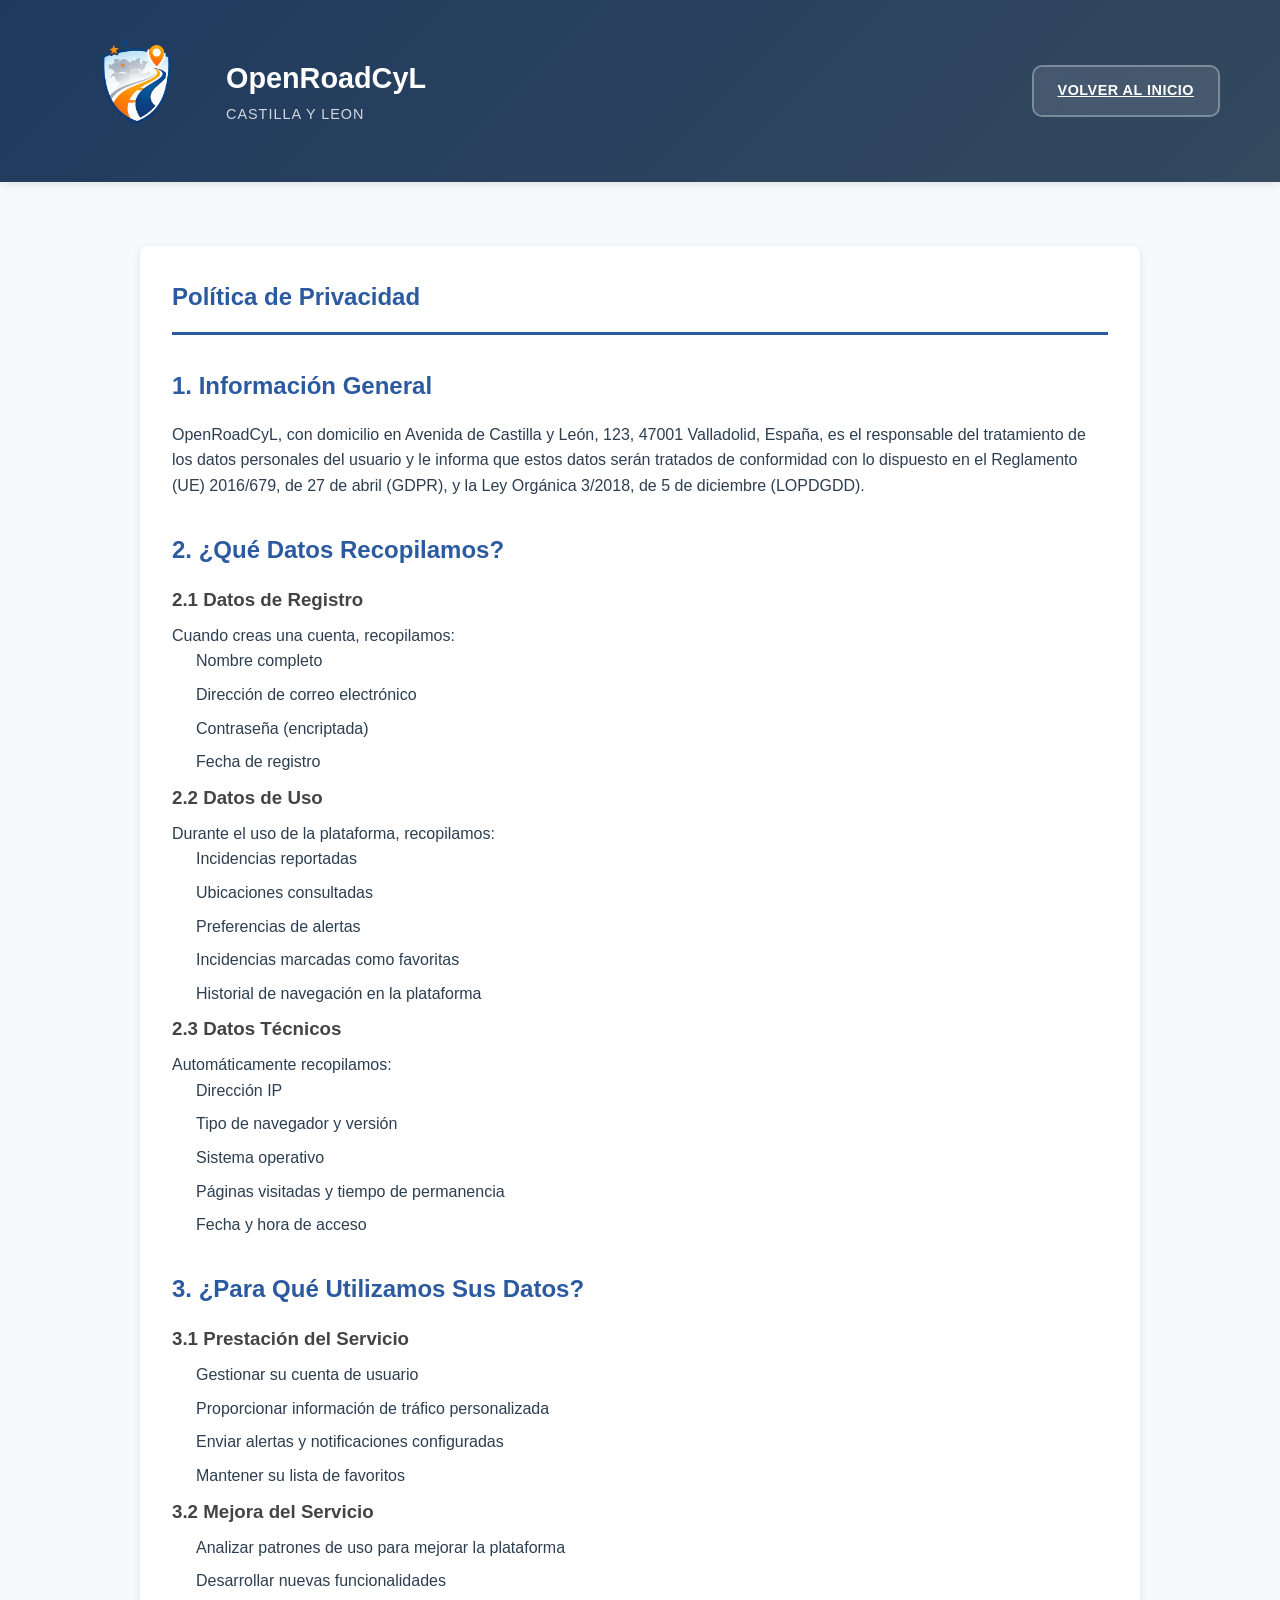
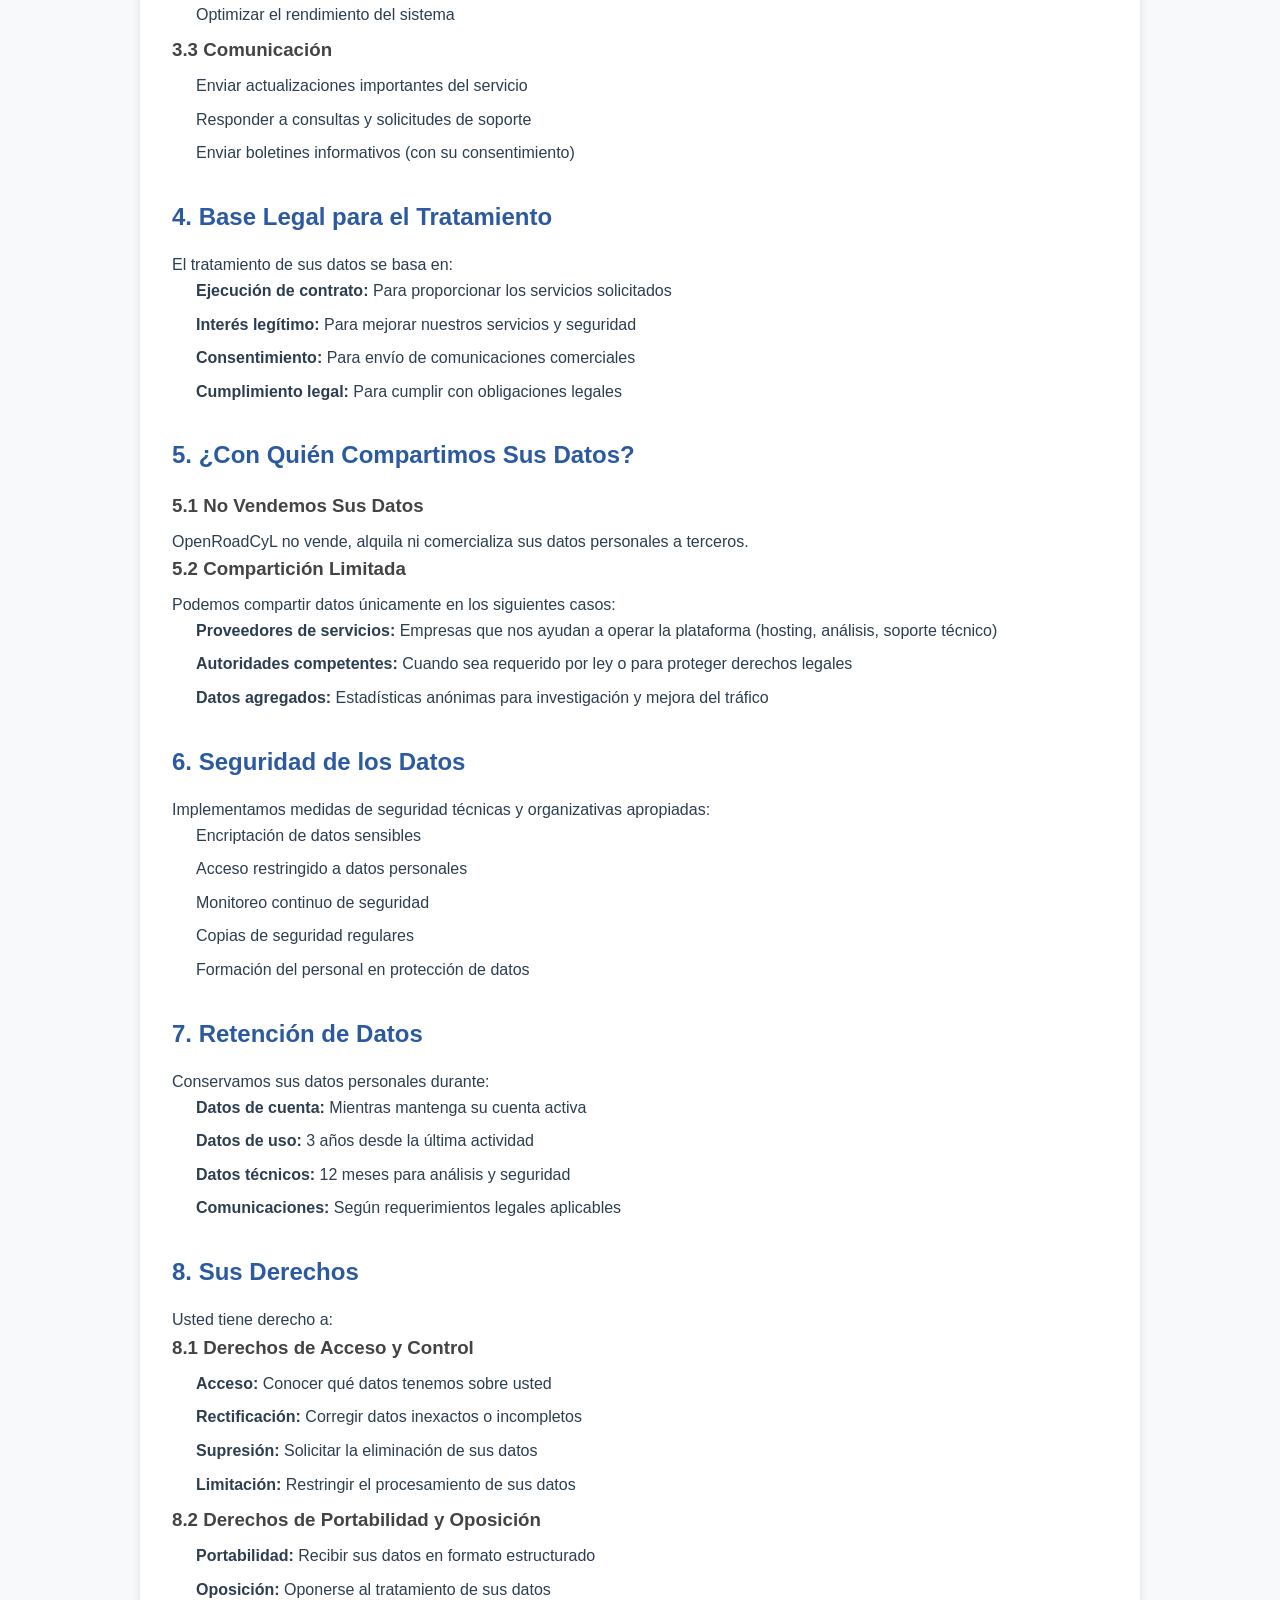
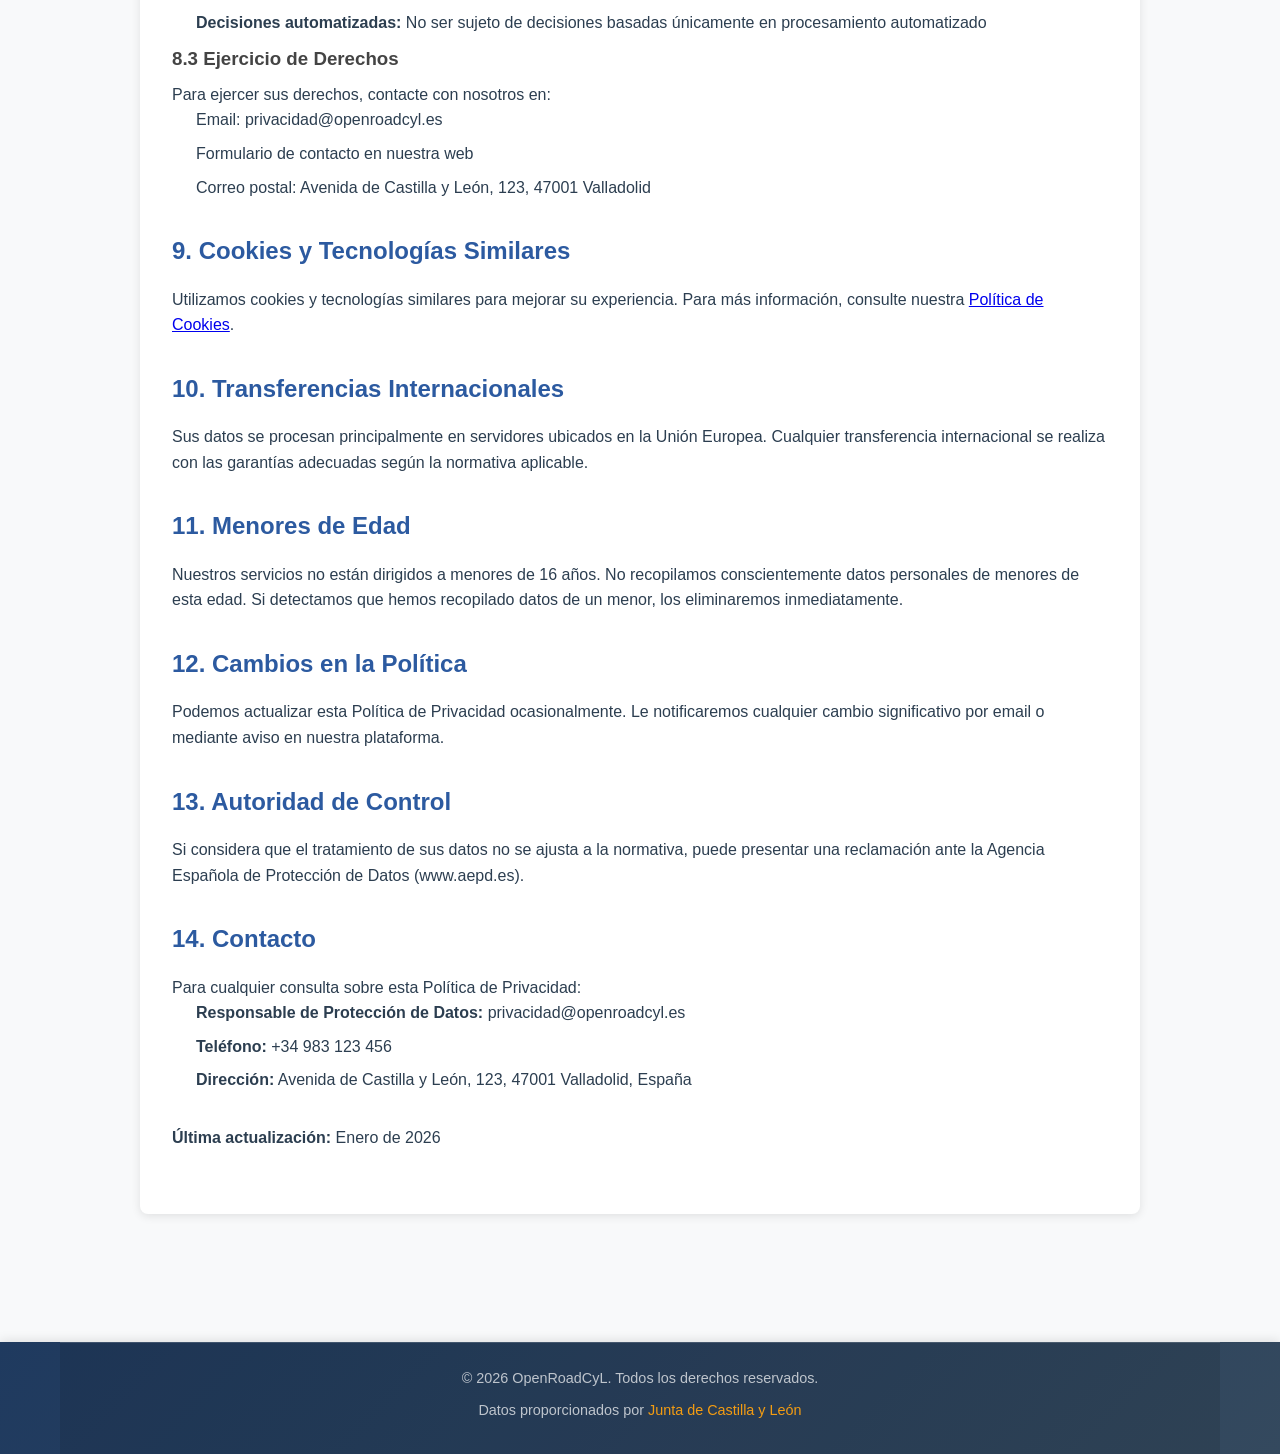
<file: frontend/pages/politica-privacidad.html>
<!DOCTYPE html>
<html lang="es">
<head>
    <meta charset="UTF-8">
    <meta name="viewport" content="width=device-width, initial-scale=1.0">
    <title>Política de Privacidad - OpenRoadCyL</title>
    <link rel="stylesheet" href="../css/styles.css">
</head>
<body>
    <header class="header">
        <div class="container">
            <div class="header-content">
                <div class="logo">
                    <img src="../img/logo.png" alt="OpenRoadCYL" class="logo-image">
                    <div class="logo-text">
                        <h1>OpenRoadCyL</h1>
                        <span class="logo-subtitle">CASTILLA Y LEON</span>
                    </div>
                </div>
                <nav class="nav">
                    <a href="../index.html" class="nav-btn">Volver al Inicio</a>
                </nav>
            </div>
        </div>
    </header>

    <main class="main">
        <div class="container">
            <section class="page-content">
                <h1>Política de Privacidad</h1>
                
                <div class="content-section">
                    <h2>1. Información General</h2>
                    <p>OpenRoadCyL, con domicilio en Avenida de Castilla y León, 123, 47001 Valladolid, España, es el responsable del tratamiento de los datos personales del usuario y le informa que estos datos serán tratados de conformidad con lo dispuesto en el Reglamento (UE) 2016/679, de 27 de abril (GDPR), y la Ley Orgánica 3/2018, de 5 de diciembre (LOPDGDD).</p>
                </div>

                <div class="content-section">
                    <h2>2. ¿Qué Datos Recopilamos?</h2>
                    
                    <h3>2.1 Datos de Registro</h3>
                    <p>Cuando creas una cuenta, recopilamos:</p>
                    <ul>
                        <li>Nombre completo</li>
                        <li>Dirección de correo electrónico</li>
                        <li>Contraseña (encriptada)</li>
                        <li>Fecha de registro</li>
                    </ul>
                    
                    <h3>2.2 Datos de Uso</h3>
                    <p>Durante el uso de la plataforma, recopilamos:</p>
                    <ul>
                        <li>Incidencias reportadas</li>
                        <li>Ubicaciones consultadas</li>
                        <li>Preferencias de alertas</li>
                        <li>Incidencias marcadas como favoritas</li>
                        <li>Historial de navegación en la plataforma</li>
                    </ul>
                    
                    <h3>2.3 Datos Técnicos</h3>
                    <p>Automáticamente recopilamos:</p>
                    <ul>
                        <li>Dirección IP</li>
                        <li>Tipo de navegador y versión</li>
                        <li>Sistema operativo</li>
                        <li>Páginas visitadas y tiempo de permanencia</li>
                        <li>Fecha y hora de acceso</li>
                    </ul>
                </div>

                <div class="content-section">
                    <h2>3. ¿Para Qué Utilizamos Sus Datos?</h2>
                    
                    <h3>3.1 Prestación del Servicio</h3>
                    <ul>
                        <li>Gestionar su cuenta de usuario</li>
                        <li>Proporcionar información de tráfico personalizada</li>
                        <li>Enviar alertas y notificaciones configuradas</li>
                        <li>Mantener su lista de favoritos</li>
                    </ul>
                    
                    <h3>3.2 Mejora del Servicio</h3>
                    <ul>
                        <li>Analizar patrones de uso para mejorar la plataforma</li>
                        <li>Desarrollar nuevas funcionalidades</li>
                        <li>Optimizar el rendimiento del sistema</li>
                    </ul>
                    
                    <h3>3.3 Comunicación</h3>
                    <ul>
                        <li>Enviar actualizaciones importantes del servicio</li>
                        <li>Responder a consultas y solicitudes de soporte</li>
                        <li>Enviar boletines informativos (con su consentimiento)</li>
                    </ul>
                </div>

                <div class="content-section">
                    <h2>4. Base Legal para el Tratamiento</h2>
                    <p>El tratamiento de sus datos se basa en:</p>
                    <ul>
                        <li><strong>Ejecución de contrato:</strong> Para proporcionar los servicios solicitados</li>
                        <li><strong>Interés legítimo:</strong> Para mejorar nuestros servicios y seguridad</li>
                        <li><strong>Consentimiento:</strong> Para envío de comunicaciones comerciales</li>
                        <li><strong>Cumplimiento legal:</strong> Para cumplir con obligaciones legales</li>
                    </ul>
                </div>

                <div class="content-section">
                    <h2>5. ¿Con Quién Compartimos Sus Datos?</h2>
                    
                    <h3>5.1 No Vendemos Sus Datos</h3>
                    <p>OpenRoadCyL no vende, alquila ni comercializa sus datos personales a terceros.</p>
                    
                    <h3>5.2 Compartición Limitada</h3>
                    <p>Podemos compartir datos únicamente en los siguientes casos:</p>
                    <ul>
                        <li><strong>Proveedores de servicios:</strong> Empresas que nos ayudan a operar la plataforma (hosting, análisis, soporte técnico)</li>
                        <li><strong>Autoridades competentes:</strong> Cuando sea requerido por ley o para proteger derechos legales</li>
                        <li><strong>Datos agregados:</strong> Estadísticas anónimas para investigación y mejora del tráfico</li>
                    </ul>
                </div>

                <div class="content-section">
                    <h2>6. Seguridad de los Datos</h2>
                    <p>Implementamos medidas de seguridad técnicas y organizativas apropiadas:</p>
                    <ul>
                        <li>Encriptación de datos sensibles</li>
                        <li>Acceso restringido a datos personales</li>
                        <li>Monitoreo continuo de seguridad</li>
                        <li>Copias de seguridad regulares</li>
                        <li>Formación del personal en protección de datos</li>
                    </ul>
                </div>

                <div class="content-section">
                    <h2>7. Retención de Datos</h2>
                    <p>Conservamos sus datos personales durante:</p>
                    <ul>
                        <li><strong>Datos de cuenta:</strong> Mientras mantenga su cuenta activa</li>
                        <li><strong>Datos de uso:</strong> 3 años desde la última actividad</li>
                        <li><strong>Datos técnicos:</strong> 12 meses para análisis y seguridad</li>
                        <li><strong>Comunicaciones:</strong> Según requerimientos legales aplicables</li>
                    </ul>
                </div>

                <div class="content-section">
                    <h2>8. Sus Derechos</h2>
                    <p>Usted tiene derecho a:</p>
                    
                    <h3>8.1 Derechos de Acceso y Control</h3>
                    <ul>
                        <li><strong>Acceso:</strong> Conocer qué datos tenemos sobre usted</li>
                        <li><strong>Rectificación:</strong> Corregir datos inexactos o incompletos</li>
                        <li><strong>Supresión:</strong> Solicitar la eliminación de sus datos</li>
                        <li><strong>Limitación:</strong> Restringir el procesamiento de sus datos</li>
                    </ul>
                    
                    <h3>8.2 Derechos de Portabilidad y Oposición</h3>
                    <ul>
                        <li><strong>Portabilidad:</strong> Recibir sus datos en formato estructurado</li>
                        <li><strong>Oposición:</strong> Oponerse al tratamiento de sus datos</li>
                        <li><strong>Decisiones automatizadas:</strong> No ser sujeto de decisiones basadas únicamente en procesamiento automatizado</li>
                    </ul>
                    
                    <h3>8.3 Ejercicio de Derechos</h3>
                    <p>Para ejercer sus derechos, contacte con nosotros en:</p>
                    <ul>
                        <li>Email: privacidad@openroadcyl.es</li>
                        <li>Formulario de contacto en nuestra web</li>
                        <li>Correo postal: Avenida de Castilla y León, 123, 47001 Valladolid</li>
                    </ul>
                </div>

                <div class="content-section">
                    <h2>9. Cookies y Tecnologías Similares</h2>
                    <p>Utilizamos cookies y tecnologías similares para mejorar su experiencia. Para más información, consulte nuestra <a href="politica-cookies.html">Política de Cookies</a>.</p>
                </div>

                <div class="content-section">
                    <h2>10. Transferencias Internacionales</h2>
                    <p>Sus datos se procesan principalmente en servidores ubicados en la Unión Europea. Cualquier transferencia internacional se realiza con las garantías adecuadas según la normativa aplicable.</p>
                </div>

                <div class="content-section">
                    <h2>11. Menores de Edad</h2>
                    <p>Nuestros servicios no están dirigidos a menores de 16 años. No recopilamos conscientemente datos personales de menores de esta edad. Si detectamos que hemos recopilado datos de un menor, los eliminaremos inmediatamente.</p>
                </div>

                <div class="content-section">
                    <h2>12. Cambios en la Política</h2>
                    <p>Podemos actualizar esta Política de Privacidad ocasionalmente. Le notificaremos cualquier cambio significativo por email o mediante aviso en nuestra plataforma.</p>
                </div>

                <div class="content-section">
                    <h2>13. Autoridad de Control</h2>
                    <p>Si considera que el tratamiento de sus datos no se ajusta a la normativa, puede presentar una reclamación ante la Agencia Española de Protección de Datos (www.aepd.es).</p>
                </div>

                <div class="content-section">
                    <h2>14. Contacto</h2>
                    <p>Para cualquier consulta sobre esta Política de Privacidad:</p>
                    <ul>
                        <li><strong>Responsable de Protección de Datos:</strong> privacidad@openroadcyl.es</li>
                        <li><strong>Teléfono:</strong> +34 983 123 456</li>
                        <li><strong>Dirección:</strong> Avenida de Castilla y León, 123, 47001 Valladolid, España</li>
                    </ul>
                </div>

                <div class="content-section">
                    <p><strong>Última actualización:</strong> Enero de 2026</p>
                </div>
            </section>
        </div>
    </main>

    <footer class="footer">
        <div class="container">
            <div class="footer-bottom">
                <p>&copy; 2026 OpenRoadCyL. Todos los derechos reservados.</p>
                <p>Datos proporcionados por <a href="https://servicios.jcyl.es/" target="_blank">Junta de Castilla y León</a></p>
            </div>
        </div>
    </footer>
</body>
</html>
</file>
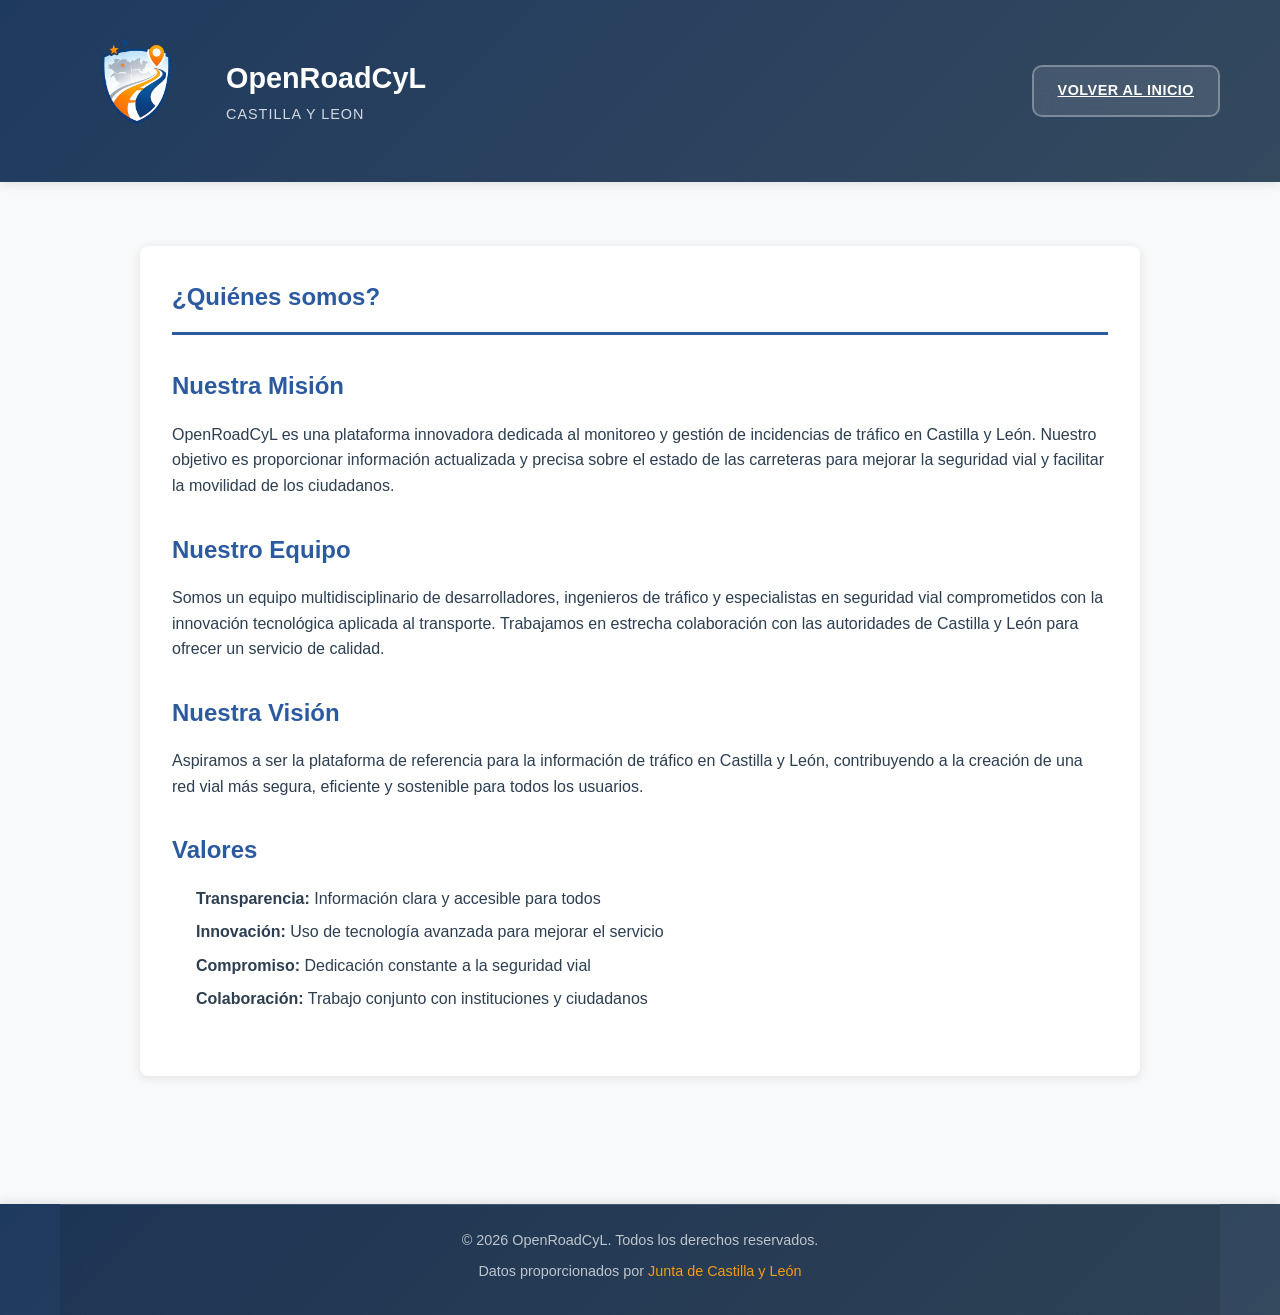
<file: frontend/pages/quienes-somos.html>
<!DOCTYPE html>
<html lang="es">
<head>
    <meta charset="UTF-8">
    <meta name="viewport" content="width=device-width, initial-scale=1.0">
    <title>¿Quiénes somos? - OpenRoadCyL</title>
    <link rel="stylesheet" href="../css/styles.css">
</head>
<body>
    <header class="header">
        <div class="container">
            <div class="header-content">
                <div class="logo">
                    <img src="../img/logo.png" alt="OpenRoadCYL" class="logo-image">
                    <div class="logo-text">
                        <h1>OpenRoadCyL</h1>
                        <span class="logo-subtitle">CASTILLA Y LEON</span>
                    </div>
                </div>
                <nav class="nav">
                    <a href="../index.html" class="nav-btn">Volver al Inicio</a>
                </nav>
            </div>
        </div>
    </header>

    <main class="main">
        <div class="container">
            <section class="page-content">
                <h1>¿Quiénes somos?</h1>
                
                <div class="content-section">
                    <h2>Nuestra Misión</h2>
                    <p>OpenRoadCyL es una plataforma innovadora dedicada al monitoreo y gestión de incidencias de tráfico en Castilla y León. Nuestro objetivo es proporcionar información actualizada y precisa sobre el estado de las carreteras para mejorar la seguridad vial y facilitar la movilidad de los ciudadanos.</p>
                </div>

                <div class="content-section">
                    <h2>Nuestro Equipo</h2>
                    <p>Somos un equipo multidisciplinario de desarrolladores, ingenieros de tráfico y especialistas en seguridad vial comprometidos con la innovación tecnológica aplicada al transporte. Trabajamos en estrecha colaboración con las autoridades de Castilla y León para ofrecer un servicio de calidad.</p>
                </div>

                <div class="content-section">
                    <h2>Nuestra Visión</h2>
                    <p>Aspiramos a ser la plataforma de referencia para la información de tráfico en Castilla y León, contribuyendo a la creación de una red vial más segura, eficiente y sostenible para todos los usuarios.</p>
                </div>

                <div class="content-section">
                    <h2>Valores</h2>
                    <ul>
                        <li><strong>Transparencia:</strong> Información clara y accesible para todos</li>
                        <li><strong>Innovación:</strong> Uso de tecnología avanzada para mejorar el servicio</li>
                        <li><strong>Compromiso:</strong> Dedicación constante a la seguridad vial</li>
                        <li><strong>Colaboración:</strong> Trabajo conjunto con instituciones y ciudadanos</li>
                    </ul>
                </div>
            </section>
        </div>
    </main>

    <footer class="footer">
        <div class="container">
            <div class="footer-bottom">
                <p>&copy; 2026 OpenRoadCyL. Todos los derechos reservados.</p>
                <p>Datos proporcionados por <a href="https://servicios.jcyl.es/" target="_blank">Junta de Castilla y León</a></p>
            </div>
        </div>
    </footer>
</body>
</html>
</file>
<file: frontend/css/styles.css>
/* OpenRoadCyL - Estilos CSS
   Green Coding: CSS optimizado y minificado para reducir transferencia */

/* Reset y Variables */
* {
    margin: 0;
    padding: 0;
    box-sizing: border-box;
}

/* Reset de listas y pseudo-elementos */
ul, ol, li {
    list-style: none;
    margin: 0;
    padding: 0;
}

/* Reset de pseudo-elementos para evitar puntos no deseados */
*::before, *::after {
    box-sizing: border-box;
}

:root {
    --primary-color: #1F3A5F;
    --secondary-color: #f39c12;
    --success-color: #27ae60;
    --danger-color: #e74c3c;
    --warning-color: #f39c12;
    --info-color: #3498db;
    --light-color: #ecf0f1;
    --dark-color: #2c3e50;
    --border-color: #bdc3c7;
    --shadow: 0 2px 10px rgba(0,0,0,0.1);
    --border-radius: 8px;
    --transition: all 0.3s ease;
}

/* Base */
body {
    font-family: 'Segoe UI', Tahoma, Geneva, Verdana, sans-serif;
    line-height: 1.6;
    color: var(--dark-color);
    background-color: #f8f9fa;
}

.container {
    max-width: 1200px;
    margin: 0 auto;
    padding: 0 20px;
}

/* Header */
.header {
    position: sticky;
    top: 0;
    z-index: 1000;
    background: linear-gradient(135deg, var(--primary-color), #34495e);
    color: white;
    padding: 1rem 0;
    box-shadow: var(--shadow);
}

.header-content {
    position: relative;
    display: flex;
    justify-content: space-between;
    align-items: center;
    flex-wrap: wrap;
}

/* Logo */
.logo {
    display: flex;
    align-items: center;
    gap: 1rem;
}
 
.logo-image {
    height: 150px;
    width: auto;
    object-fit: contain;
}
 
.logo-text h1 {
    font-size: 1.8rem;
    font-weight: bold;
    margin: 0;
    color: white;
}
 
.logo-subtitle {
    font-size: 0.9rem;
    color: rgba(255, 255, 255, 0.8);
    font-weight: 300;
    letter-spacing: 1px;
    text-transform: uppercase;
}
 
.logo-icon {
    font-size: 2rem;
}



.nav {
    display: flex;
    align-items: center;
    gap: 1rem;
    flex-wrap: wrap;
    position: relative;
}

.nav * {
    list-style: none;
    margin: 0;
    padding: 0;
}

/* Botón de menú móvil (hamburguesa) - oculto por defecto */
.mobile-menu-toggle {
    display: none;
    flex-direction: column;
    background: none;
    border: none;
    cursor: pointer;
    padding: 0.5rem;
    z-index: 1001;
    list-style: none;
}

.mobile-menu-toggle span {
    width: 25px;
    height: 3px;
    background: white;
    margin: 3px 0;
    transition: all 0.3s ease;
    border-radius: 2px;
    transform-origin: center;
}

/* Animación del botón hamburguesa cuando está activo */
.mobile-menu-toggle.active span:nth-child(1) {
    transform: rotate(-45deg) translate(-5px, 6px);
}

.mobile-menu-toggle.active span:nth-child(2) {
    opacity: 0;
}

.mobile-menu-toggle.active span:nth-child(3) {
    transform: rotate(45deg) translate(-5px, -6px);
}

/* Menú de navegación - visible por defecto en desktop */
.nav-menu {
    display: flex;
    align-items: center;
    gap: 1rem;
    flex-wrap: wrap;
    list-style: none;
    margin: 0;
    padding: 0;
}

.auth-section {
    display: flex;
    align-items: center;
    gap: 0.75rem;
    list-style: none;
    margin: 0;
    padding: 0;
}

.user-menu {
    display: flex;
    align-items: center;
    gap: 0.75rem;
    color: white;
    background: rgba(255, 255, 255, 0.1);
    padding: 0.5rem 1rem;
    border-radius: 10px;
    backdrop-filter: blur(10px);
    border: 1px solid rgba(255, 255, 255, 0.2);
}

/* Main Content */
.main {
    padding: 2rem 0;
}

/* Filters Section */
.filters-section {
    background: white;
    border-radius: var(--border-radius);
    padding: 1.5rem;
    margin-bottom: 2rem;
    box-shadow: var(--shadow);
}

.filters-section h3 {
    margin-bottom: 1rem;
    color: var(--primary-color);
}

.filters-grid {
    display: grid;
    grid-template-columns: repeat(auto-fit, minmax(200px, 1fr));
    gap: 1rem;
    align-items: end;
}

.filter-group {
    display: flex;
    flex-direction: column;
}

.filter-group label {
    margin-bottom: 0.5rem;
    font-weight: 500;
    color: var(--dark-color);
}

.filter-group select {
    padding: 0.5rem;
    border: 1px solid var(--border-color);
    border-radius: var(--border-radius);
    background: white;
}

.filter-actions {
    display: flex;
    gap: 0.5rem;
}

/* Buttons - Estilo Profesional Moderno */
.btn-primary {
    background: linear-gradient(135deg, var(--primary-color), #2c5aa0);
    color: white;
    border: none;
    padding: 0.875rem 2rem;
    border-radius: 12px;
    cursor: pointer;
    transition: all 0.3s cubic-bezier(0.4, 0, 0.2, 1);
    font-weight: 600;
    font-size: 0.95rem;
    letter-spacing: 0.5px;
    text-transform: uppercase;
    position: relative;
    overflow: hidden;
    box-shadow: 0 4px 15px rgba(31, 58, 95, 0.3);
    display: inline-flex;
    align-items: center;
    justify-content: center;
    gap: 0.5rem;
    min-width: 140px;
}

.btn-primary::before {
    content: '';
    position: absolute;
    top: 0;
    left: -100%;
    width: 100%;
    height: 100%;
    background: linear-gradient(90deg, transparent, rgba(255,255,255,0.2), transparent);
    transition: left 0.5s;
}

.btn-primary:hover {
    background: linear-gradient(135deg, #2c5aa0, var(--primary-color));
    transform: translateY(-2px);
    box-shadow: 0 8px 25px rgba(31, 58, 95, 0.4);
}

.btn-primary:hover::before {
    left: 100%;
}

.btn-primary:active {
    transform: translateY(0);
    box-shadow: 0 4px 15px rgba(31, 58, 95, 0.3);
}

.btn-secondary {
    background: linear-gradient(135deg, #f8f9fa, #e9ecef);
    color: var(--dark-color);
    border: 2px solid var(--border-color);
    padding: 0.875rem 2rem;
    border-radius: 12px;
    cursor: pointer;
    transition: all 0.3s cubic-bezier(0.4, 0, 0.2, 1);
    font-weight: 600;
    font-size: 0.95rem;
    letter-spacing: 0.5px;
    text-transform: uppercase;
    position: relative;
    overflow: hidden;
    box-shadow: 0 2px 10px rgba(0, 0, 0, 0.1);
    display: inline-flex;
    align-items: center;
    justify-content: center;
    gap: 0.5rem;
    min-width: 140px;
}

.btn-secondary:hover {
    background: linear-gradient(135deg, #e9ecef, #dee2e6);
    border-color: var(--primary-color);
    color: var(--primary-color);
    transform: translateY(-2px);
    box-shadow: 0 6px 20px rgba(0, 0, 0, 0.15);
}

.btn-secondary:active {
    transform: translateY(0);
}

.btn-refresh {
    background: linear-gradient(135deg, var(--info-color), #2980b9);
    color: white;
    border: none;
    padding: 0.75rem 1.5rem;
    border-radius: 10px;
    cursor: pointer;
    transition: all 0.3s cubic-bezier(0.4, 0, 0.2, 1);
    font-weight: 600;
    font-size: 0.9rem;
    position: relative;
    overflow: hidden;
    box-shadow: 0 3px 12px rgba(52, 152, 219, 0.3);
    display: inline-flex;
    align-items: center;
    justify-content: center;
    gap: 0.5rem;
}

.btn-refresh:hover {
    background: linear-gradient(135deg, #2980b9, var(--info-color));
    transform: translateY(-2px);
    box-shadow: 0 6px 20px rgba(52, 152, 219, 0.4);
}

.btn-refresh:active {
    transform: translateY(0);
}

.btn-info {
    background: linear-gradient(135deg, var(--info-color), #2980b9);
    color: white;
    border: none;
    padding: 0.75rem 1.5rem;
    border-radius: 10px;
    cursor: pointer;
    transition: all 0.3s cubic-bezier(0.4, 0, 0.2, 1);
    font-weight: 600;
    font-size: 0.9rem;
    position: relative;
    overflow: hidden;
    box-shadow: 0 3px 12px rgba(52, 152, 219, 0.3);
    display: inline-flex;
    align-items: center;
    justify-content: center;
    gap: 0.5rem;
}

.btn-info:hover {
    background: linear-gradient(135deg, #2980b9, #3498db);
    transform: translateY(-2px);
    box-shadow: 0 6px 20px rgba(52, 152, 219, 0.4);
}

.btn-info:active {
    transform: translateY(0);
}

.btn-auth {
    background: linear-gradient(135deg, var(--secondary-color), #e67e22);
    border: none;
    color: white;
    padding: 0.75rem 1.5rem;
    border-radius: 10px;
    cursor: pointer;
    transition: all 0.3s cubic-bezier(0.4, 0, 0.2, 1);
    font-weight: 600;
    font-size: 0.9rem;
    letter-spacing: 0.3px;
    position: relative;
    overflow: hidden;
    box-shadow: 0 3px 12px rgba(243, 156, 18, 0.3);
    display: inline-flex;
    align-items: center;
    justify-content: center;
    gap: 0.5rem;
}

.btn-auth:hover {
    background: linear-gradient(135deg, #e67e22, #d35400);
    transform: translateY(-2px);
    box-shadow: 0 6px 20px rgba(243, 156, 18, 0.4);
}

.btn-auth:active {
    transform: translateY(0);
}

.btn-logout {
    background: linear-gradient(135deg, var(--danger-color), #c0392b);
    border: none;
    color: white;
    padding: 0.5rem 1rem;
    border-radius: 8px;
    cursor: pointer;
    font-size: 0.85rem;
    font-weight: 600;
    transition: all 0.3s cubic-bezier(0.4, 0, 0.2, 1);
    box-shadow: 0 2px 8px rgba(231, 76, 60, 0.3);
    display: inline-flex;
    align-items: center;
    justify-content: center;
    gap: 0.3rem;
}

.btn-logout:hover {
    background: linear-gradient(135deg, #c0392b, #a93226);
    transform: translateY(-1px);
    box-shadow: 0 4px 15px rgba(231, 76, 60, 0.4);
}

.btn-logout:active {
    transform: translateY(0);
}

/* Botones de navegación */
.nav-btn {
    background: rgba(255, 255, 255, 0.1);
    border: 2px solid rgba(255, 255, 255, 0.3);
    color: white;
    padding: 0.75rem 1.5rem;
    border-radius: 10px;
    cursor: pointer;
    transition: all 0.3s cubic-bezier(0.4, 0, 0.2, 1);
    font-weight: 600;
    font-size: 0.9rem;
    letter-spacing: 0.5px;
    text-transform: uppercase;
    position: relative;
    overflow: hidden;
    backdrop-filter: blur(10px);
    display: inline-flex;
    align-items: center;
    justify-content: center;
    gap: 0.5rem;
}

.nav-btn::before {
    content: '';
    position: absolute;
    top: 0;
    left: -100%;
    width: 100%;
    height: 100%;
    background: linear-gradient(90deg, transparent, rgba(255,255,255,0.2), transparent);
    transition: left 0.5s;
}

.nav-btn:hover {
    background: rgba(255, 255, 255, 0.2);
    border-color: rgba(255, 255, 255, 0.6);
    transform: translateY(-2px);
    box-shadow: 0 6px 20px rgba(0, 0, 0, 0.2);
}

.nav-btn:hover::before {
    left: 100%;
}

.nav-btn.active {
    background: linear-gradient(135deg, var(--secondary-color), #e67e22);
    border-color: var(--secondary-color);
    box-shadow: 0 4px 15px rgba(243, 156, 18, 0.4);
    transform: translateY(-1px);
}

.nav-btn.active:hover {
    background: linear-gradient(135deg, #e67e22, #d35400);
}

/* Botones especiales con iconos */
.btn-favorite {
    background: linear-gradient(135deg, #f39c12, #e67e22);
    color: white;
    border: none;
    padding: 0.5rem 1rem;
    border-radius: 8px;
    cursor: pointer;
    transition: all 0.3s cubic-bezier(0.4, 0, 0.2, 1);
    font-weight: 600;
    font-size: 0.85rem;
    box-shadow: 0 2px 8px rgba(243, 156, 18, 0.3);
    display: inline-flex;
    align-items: center;
    justify-content: center;
    gap: 0.3rem;
}

.btn-favorite:hover {
    background: linear-gradient(135deg, #e67e22, #d35400);
    transform: translateY(-1px) scale(1.05);
    box-shadow: 0 4px 15px rgba(243, 156, 18, 0.4);
}

/* Botones de filtros */
.filter-actions {
    display: flex;
    gap: 1rem;
    align-items: center;
}

.filter-actions .btn-primary,
.filter-actions .btn-secondary {
    padding: 0.75rem 1.5rem;
    font-size: 0.9rem;
    min-width: 120px;
}

/* Estados de botones deshabilitados */
.btn-primary:disabled,
.btn-secondary:disabled,
.btn-info:disabled,
.btn-auth:disabled {
    opacity: 0.6;
    cursor: not-allowed;
    transform: none !important;
    box-shadow: none !important;
}

.btn-primary:disabled:hover,
.btn-secondary:disabled:hover,
.btn-info:disabled:hover,
.btn-auth:disabled:hover {
    transform: none;
    box-shadow: 0 2px 8px rgba(0, 0, 0, 0.1);
}

/* Botones de carga */
.btn-loading {
    position: relative;
    color: transparent !important;
}

.btn-loading::after {
    content: '';
    position: absolute;
    top: 50%;
    left: 50%;
    width: 20px;
    height: 20px;
    margin: -10px 0 0 -10px;
    border: 2px solid transparent;
    border-top: 2px solid currentColor;
    border-radius: 50%;
    animation: spin 1s linear infinite;
    color: white;
}

@keyframes spin {
    0% { transform: rotate(0deg); }
    100% { transform: rotate(360deg); }
}

/* Grupos de botones */
.button-group {
    display: flex;
    gap: 0.5rem;
    align-items: center;
}

.button-group .btn-primary:not(:last-child) {
    border-top-right-radius: 4px;
    border-bottom-right-radius: 4px;
}

.button-group .btn-primary:not(:first-child) {
    border-top-left-radius: 4px;
    border-bottom-left-radius: 4px;
}

/* Efectos de pulso para botones importantes */
@keyframes pulse {
    0% {
        box-shadow: 0 0 0 0 rgba(31, 58, 95, 0.7);
    }
    70% {
        box-shadow: 0 0 0 10px rgba(31, 58, 95, 0);
    }
    100% {
        box-shadow: 0 0 0 0 rgba(31, 58, 95, 0);
    }
}

.btn-pulse {
    animation: pulse 2s infinite;
}

/* Botones flotantes */
.btn-floating {
    position: fixed;
    bottom: 2rem;
    right: 2rem;
    width: 60px;
    height: 60px;
    border-radius: 50%;
    background: linear-gradient(135deg, var(--primary-color), #2c5aa0);
    color: white;
    border: none;
    cursor: pointer;
    box-shadow: 0 6px 20px rgba(31, 58, 95, 0.4);
    transition: all 0.3s cubic-bezier(0.4, 0, 0.2, 1);
    display: flex;
    align-items: center;
    justify-content: center;
    font-size: 1.5rem;
    z-index: 1000;
}

.btn-floating:hover {
    transform: translateY(-3px) scale(1.1);
    box-shadow: 0 10px 30px rgba(31, 58, 95, 0.5);
}

/* Section Headers */
.section-header {
    display: flex;
    justify-content: space-between;
    align-items: center;
    margin-bottom: 1.5rem;
    flex-wrap: wrap;
}

.section-header h2 {
    color: var(--primary-color);
    font-size: 1.5rem;
}

.map-controls {
    display: flex;
    align-items: center;
    gap: 1rem;
    flex-wrap: wrap;
}

.counter {
    background: linear-gradient(135deg, var(--secondary-color), #e67e22);
    color: white;
    padding: 0.5rem 1.25rem;
    border-radius: 20px;
    font-size: 0.9rem;
    font-weight: 600;
    box-shadow: 0 3px 12px rgba(243, 156, 18, 0.3);
    display: inline-flex;
    align-items: center;
    gap: 0.5rem;
    border: 2px solid rgba(255, 255, 255, 0.2);
}

/* Botones de popup del mapa */
.popup-content .btn-favorite {
    margin-top: 0.75rem;
    width: 100%;
    font-size: 0.85rem;
    padding: 0.5rem 1rem;
}

/* Botones de favoritos */
.favorite-item button {
    background: linear-gradient(135deg, #e74c3c, #c0392b);
    color: white;
    border: none;
    padding: 0.5rem 1rem;
    border-radius: 8px;
    cursor: pointer;
    transition: all 0.3s cubic-bezier(0.4, 0, 0.2, 1);
    font-weight: 600;
    font-size: 0.85rem;
    box-shadow: 0 2px 8px rgba(231, 76, 60, 0.3);
}

.favorite-item button:hover {
    background: linear-gradient(135deg, #c0392b, #a93226);
    transform: translateY(-1px);
    box-shadow: 0 4px 15px rgba(231, 76, 60, 0.4);
}

/* Estilos para botones en estados específicos */
.btn-success {
    background: linear-gradient(135deg, var(--success-color), #229954);
    color: white;
    border: none;
    padding: 0.75rem 1.5rem;
    border-radius: 10px;
    cursor: pointer;
    transition: all 0.3s cubic-bezier(0.4, 0, 0.2, 1);
    font-weight: 600;
    font-size: 0.9rem;
    box-shadow: 0 3px 12px rgba(39, 174, 96, 0.3);
    display: inline-flex;
    align-items: center;
    justify-content: center;
    gap: 0.5rem;
}

.btn-success:hover {
    background: linear-gradient(135deg, #229954, #1e8449);
    transform: translateY(-2px);
    box-shadow: 0 6px 20px rgba(39, 174, 96, 0.4);
}

.btn-danger {
    background: linear-gradient(135deg, var(--danger-color), #c0392b);
    color: white;
    border: none;
    padding: 0.75rem 1.5rem;
    border-radius: 10px;
    cursor: pointer;
    transition: all 0.3s cubic-bezier(0.4, 0, 0.2, 1);
    font-weight: 600;
    font-size: 0.9rem;
    box-shadow: 0 3px 12px rgba(231, 76, 60, 0.3);
    display: inline-flex;
    align-items: center;
    justify-content: center;
    gap: 0.5rem;
}

.btn-danger:hover {
    background: linear-gradient(135deg, #c0392b, #a93226);
    transform: translateY(-2px);
    box-shadow: 0 6px 20px rgba(231, 76, 60, 0.4);
}

/* Map Section */
.map-section {
    background: white;
    border-radius: var(--border-radius);
    padding: 1.5rem;
    margin-bottom: 2rem;
    box-shadow: var(--shadow);
}

.map-container {
    height: 500px;
    border-radius: var(--border-radius);
    overflow: hidden;
    border: 1px solid var(--border-color);
}

/* Stats Section */
.stats-section {
    background: white;
    border-radius: var(--border-radius);
    padding: 1.5rem;
    margin-bottom: 2rem;
    box-shadow: var(--shadow);
}

.stats-grid {
    display: grid;
    grid-template-columns: repeat(auto-fit, minmax(400px, 1fr));
    gap: 2rem;
}

.chart-container {
    background: #f8f9fa;
    padding: 1.5rem;
    border-radius: var(--border-radius);
    border: 1px solid var(--border-color);
}

.chart-container h3 {
    margin-bottom: 1rem;
    color: var(--primary-color);
    text-align: center;
}

.chart-container canvas {
    max-height: 300px;
}

/* Favorites Section */
.favorites-section {
    background: white;
    border-radius: var(--border-radius);
    padding: 1.5rem;
    margin-bottom: 2rem;
    box-shadow: var(--shadow);
}

.favorites-list {
    display: grid;
    gap: 1rem;
}

.favorite-item {
    background: #f8f9fa;
    padding: 1rem;
    border-radius: var(--border-radius);
    border: 1px solid var(--border-color);
    display: flex;
    justify-content: space-between;
    align-items: center;
}

.favorite-info h4 {
    color: var(--primary-color);
    margin-bottom: 0.5rem;
}

.favorite-info p {
    color: #666;
    font-size: 0.9rem;
}

.no-auth-message {
    text-align: center;
    color: #666;
    font-style: italic;
    padding: 2rem;
}

/* Modal */
.modal {
    position: fixed;
    z-index: 1000;
    left: 0;
    top: 0;
    width: 100%;
    height: 100%;
    background-color: rgba(0,0,0,0.6);
    display: flex;
    justify-content: center;
    align-items: center;
    backdrop-filter: blur(5px);
}

.modal-content {
    background: white;
    padding: 2.5rem;
    border-radius: 16px;
    width: 90%;
    max-width: 400px;
    position: relative;
    box-shadow: 0 20px 60px rgba(0,0,0,0.3);
    max-height: 90vh;
    overflow-y: auto;
    border: 1px solid rgba(255, 255, 255, 0.2);
}

.close {
    position: absolute;
    right: 1.5rem;
    top: 1.5rem;
    font-size: 1.8rem;
    cursor: pointer;
    color: #999;
    transition: all 0.3s ease;
    width: 32px;
    height: 32px;
    display: flex;
    align-items: center;
    justify-content: center;
    border-radius: 50%;
    background: rgba(0, 0, 0, 0.05);
}

.close:hover {
    color: var(--danger-color);
    background: rgba(231, 76, 60, 0.1);
    transform: rotate(90deg);
}

.auth-form h2 {
    margin-bottom: 2rem;
    color: var(--primary-color);
    text-align: center;
    font-size: 1.8rem;
    font-weight: 700;
}

.form-group {
    margin-bottom: 1.5rem;
}

.form-group label {
    display: block;
    margin-bottom: 0.75rem;
    font-weight: 600;
    color: var(--dark-color);
    font-size: 0.95rem;
}

.form-group input,
.form-group select,
.form-group textarea {
    width: 100%;
    padding: 1rem;
    border: 2px solid var(--border-color);
    border-radius: 10px;
    font-size: 1rem;
    transition: all 0.3s ease;
    background: #fafafa;
}

.form-group input:focus,
.form-group select:focus,
.form-group textarea:focus {
    outline: none;
    border-color: var(--primary-color);
    box-shadow: 0 0 0 3px rgba(31, 58, 95, 0.1);
    background: white;
    transform: translateY(-1px);
}

.form-group textarea {
    resize: vertical;
    min-height: 100px;
}

/* Botones de formulario */
.auth-form .btn-primary,
.modal .btn-primary {
    width: 100%;
    padding: 1rem 2rem;
    font-size: 1rem;
    margin-top: 1rem;
    border-radius: 10px;
}

.auth-switch {
    text-align: center;
    margin-top: 1.5rem;
    color: #666;
    font-size: 0.95rem;
}

.auth-switch a {
    color: var(--primary-color);
    text-decoration: none;
    font-weight: 600;
    transition: all 0.3s ease;
}

.auth-switch a:hover {
    text-decoration: underline;
    color: var(--secondary-color);
}

/* Loading */
.loading {
    position: fixed;
    top: 0;
    left: 0;
    width: 100%;
    height: 100%;
    background: rgba(255,255,255,0.9);
    display: flex;
    flex-direction: column;
    justify-content: center;
    align-items: center;
    z-index: 2000;
}

.spinner {
    width: 40px;
    height: 40px;
    border: 4px solid var(--light-color);
    border-top: 4px solid var(--primary-color);
    border-radius: 50%;
    animation: spin 1s linear infinite;
}

@keyframes spin {
    0% { transform: rotate(0deg); }
    100% { transform: rotate(360deg); }
}

/* Notifications */
.notifications {
    position: fixed;
    top: 20px;
    right: 20px;
    z-index: 1500;
}

.notification {
    background: white;
    padding: 1rem 1.5rem;
    margin-bottom: 0.5rem;
    border-radius: var(--border-radius);
    box-shadow: var(--shadow);
    border-left: 4px solid var(--info-color);
    animation: slideIn 0.3s ease;
}

.notification.success {
    border-left-color: var(--success-color);
}

.notification.error {
    border-left-color: var(--danger-color);
}

.notification.warning {
    border-left-color: var(--warning-color);
}

@keyframes slideIn {
    from {
        transform: translateX(100%);
        opacity: 0;
    }
    to {
        transform: translateX(0);
        opacity: 1;
    }
}

/* Responsive Design */
@media (max-width: 768px) {
    .header-content {
        flex-direction: row;
        justify-content: space-between;
        align-items: center;
        gap: 1rem;
        position: relative;
        overflow: visible;
    }
    
    .container {
        position: relative;
        overflow: visible;
    }
    
    /* Mostrar botón hamburguesa SOLO en móvil */
    .mobile-menu-toggle {
        display: flex;
    }
    
    /* Ocultar menú por defecto en móvil y convertirlo en desplegable */
    .nav-menu {
        display: none;
        position: absolute;
        top: calc(100% + 1rem);
        right: 0;
        left: auto;
        width: 280px;
        max-width: calc(100vw - 2rem);
        background: linear-gradient(135deg, var(--primary-color), #34495e);
        flex-direction: column;
        padding: 1.5rem;
        box-shadow: 0 4px 10px rgba(0,0,0,0.2);
        gap: 0.75rem;
        z-index: 1000;
        border-top: 1px solid rgba(255, 255, 255, 0.1);
        border-radius: 0 0 12px 12px;
        backdrop-filter: blur(10px);
    }
    
    /* Mostrar menú cuando está activo en móvil */
    .nav-menu.active {
        display: flex;
        animation: slideDown 0.3s ease;
    }
    
    @keyframes slideDown {
        from {
            opacity: 0;
            transform: translateY(-10px);
        }
        to {
            opacity: 1;
            transform: translateY(0);
        }
    }
    
    /* Ajustar botones de navegación en móvil */
    .nav-btn {
        width: 100%;
        text-align: center;
        margin: 0.25rem 0;
        padding: 1rem 1.5rem;
        font-size: 1.1rem;
        background: rgba(255, 255, 255, 0.15);
        border: 1px solid rgba(255, 255, 255, 0.3);
        border-radius: 8px;
        backdrop-filter: blur(10px);
        min-height: 50px;
        white-space: nowrap;
        overflow: hidden;
        text-overflow: ellipsis;
    }
    
    .nav-btn:hover {
        background: rgba(255, 255, 255, 0.25);
        transform: translateY(-1px);
    }
    
    .nav-btn.active {
        background: linear-gradient(135deg, var(--secondary-color), #e67e22);
        border-color: var(--secondary-color);
        box-shadow: 0 2px 8px rgba(243, 156, 18, 0.4);
    }
    
    /* Ajustar sección de autenticación en móvil */
    .auth-section {
        flex-direction: column;
        width: 100%;
        gap: 0.75rem;
        margin-top: 0.5rem;
        padding-top: 0.75rem;
        border-top: 1px solid rgba(255, 255, 255, 0.2);
    }
    
    .btn-auth, .btn-logout {
        width: 100%;
        text-align: center;
        padding: 1rem 1.5rem;
        font-size: 1rem;
        border-radius: 8px;
        background: linear-gradient(135deg, var(--secondary-color), #e67e22);
        border: 1px solid rgba(255, 255, 255, 0.3);
        min-height: 50px;
        white-space: nowrap;
        overflow: hidden;
        text-overflow: ellipsis;
    }
    
    .btn-auth:hover, .btn-logout:hover {
        background: linear-gradient(135deg, #e67e22, #d35400);
        transform: translateY(-1px);
    }
    
    .user-menu {
        flex-direction: column;
        width: 100%;
        gap: 0.75rem;
        background: rgba(255, 255, 255, 0.15);
        padding: 1rem;
        border-radius: 8px;
        border: 1px solid rgba(255, 255, 255, 0.3);
        backdrop-filter: blur(10px);
    }
    
    .user-menu span {
        text-align: center;
        padding: 0.75rem;
        background: rgba(255, 255, 255, 0.2);
        border-radius: 6px;
        font-size: 1rem;
        font-weight: 600;
        color: white;
    }
    
    .user-menu .btn-logout {
        margin-top: 0.5rem;
        background: linear-gradient(135deg, var(--danger-color), #c0392b);
    }
    
    .filters-grid {
        grid-template-columns: 1fr;
    }
    
    .filter-actions {
        justify-content: stretch;
    }
    
    .filter-actions button {
        flex: 1;
    }
    
    .section-header {
        flex-direction: column;
        align-items: stretch;
        gap: 1rem;
    }
    
    .map-controls {
        justify-content: space-between;
    }
    
    .stats-grid {
        grid-template-columns: 1fr;
    }
    
    .map-container {
        height: 400px;
    }
}

/* Asegurar que en desktop el menú esté siempre visible */
@media (min-width: 769px) {
    .mobile-menu-toggle {
        display: none !important;
    }
    
    .nav-menu {
        display: flex !important;
        position: static;
        background: none;
        flex-direction: row;
        padding: 0;
        box-shadow: none;
        border-top: none;
    }
    
    .nav-btn {
        width: auto;
        margin: 0;
    }
    
    .auth-section {
        flex-direction: row;
        width: auto;
    }
    
    .btn-auth, .btn-logout {
        width: auto;
    }
    
    .user-menu {
        flex-direction: row;
        width: auto;
    }
    
    .user-menu span {
        background: none;
        padding: 0;
    }
}

@media (max-width: 480px) {
    .container {
        padding: 0 10px;
    }
    
    .main {
        padding: 1rem 0;
    }
    
    .filters-section,
    .map-section,
    .stats-section,
    .favorites-section {
        padding: 1rem;
        margin-bottom: 1rem;
    }
    
    .modal-content {
        padding: 1.5rem;
        margin: 20px;
    }
}

/* Formulario de Nueva Incidencia */
#incidencia-modal .modal-content {
    max-width: 500px;
}

#form-nueva-incidencia h2 {
    margin-bottom: 1.5rem;
    color: var(--primary-color);
    text-align: center;
}

.form-row {
    display: grid;
    grid-template-columns: 1fr 1fr;
    gap: 1rem;
}

#form-nueva-incidencia textarea {
    width: 100%;
    padding: 0.75rem;
    border: 1px solid var(--border-color);
    border-radius: var(--border-radius);
    font-size: 1rem;
    font-family: inherit;
    resize: vertical;
    min-height: 100px;
}

#form-nueva-incidencia textarea:focus {
    outline: none;
    border-color: var(--primary-color);
    box-shadow: 0 0 0 2px rgba(44, 90, 160, 0.2);
}

#form-nueva-incidencia select {
    width: 100%;
    padding: 0.75rem;
    border: 1px solid var(--border-color);
    border-radius: var(--border-radius);
    font-size: 1rem;
}

.search-input-group {
    display: flex;
    gap: 0.5rem;
}

.search-input-group input {
    flex: 1;
}

#btn-buscar-ubicacion {
    white-space: nowrap;
    padding: 0.75rem 1rem;
}

.ubicacion-map {
    width: 100%;
    height: 250px;
    border: 2px solid var(--border-color);
    border-radius: var(--border-radius);
    margin-bottom: 1rem;
    cursor: crosshair;
}

.coordenadas-info {
    display: flex;
    gap: 1.5rem;
    padding: 0.75rem;
    background-color: #f8f9fa;
    border-radius: var(--border-radius);
    margin-bottom: 1rem;
    font-size: 0.95rem;
}

.coordenadas-info span {
    flex: 1;
}

.coordenadas-info strong {
    color: var(--primary-color);
    font-weight: 600;
}
  
#btn-guardar-incidencia {
    width: 100%;
}

/* Footer */
.footer {
    background: linear-gradient(135deg, var(--primary-color), #34495e);
    color: white;
    margin-top: 4rem;
    box-shadow: 0 -2px 10px rgba(0,0,0,0.1);
}

.footer-top {
    display: flex;
    justify-content: space-between;
    align-items: flex-start;
    padding: 2.5rem 0 2rem 0;
    border-bottom: 1px solid rgba(255, 255, 255, 0.15);
    margin-bottom: 2rem;
}

.footer-logo h3 {
    color: white;
    font-size: 1.8rem;
    font-weight: bold;
    margin-bottom: 1rem;
}

.footer-logo p {
    color: rgba(255, 255, 255, 0.8);
    line-height: 1.6;
    max-width: 400px;
    font-size: 0.95rem;
}

.footer-social {
    display: flex;
    gap: 1rem;
    align-items: flex-start;
}

.footer-social a {
    display: flex;
    align-items: center;
    justify-content: center;
    width: 45px;
    height: 45px;
    background: rgba(255, 255, 255, 0.1);
    color: white;
    text-decoration: none;
    border-radius: 50%;
    font-size: 1.2rem;
    font-weight: bold;
    transition: var(--transition);
    border: 2px solid transparent;
    position: relative;
}

.footer-social a:hover {
    background: var(--secondary-color);
    border-color: rgba(255, 255, 255, 0.3);
    transform: translateY(-2px);
}

.footer-content {
    display: grid;
    grid-template-columns: repeat(auto-fit, minmax(200px, 1fr));
    gap: 2.5rem;
    margin-bottom: 2rem;
}

.footer-section h4 {
    color: white;
    margin-bottom: 1.2rem;
    font-size: 1.1rem;
    font-weight: 600;
    position: relative;
    padding-bottom: 0.5rem;
}

.footer-section h4::after {
    content: '';
    position: absolute;
    bottom: 0;
    left: 0;
    width: 30px;
    height: 2px;
    background: var(--secondary-color);
}

.footer-section ul {
    list-style: none;
}

.footer-section ul li {
    margin-bottom: 0.8rem;
}

.footer-section a {
    color: rgba(255, 255, 255, 0.8);
    text-decoration: none;
    transition: var(--transition);
    font-size: 0.95rem;
    display: inline-block;
    position: relative;
}

.footer-section a:hover {
    color: var(--secondary-color);
    padding-left: 5px;
}

/* Tooltips */
[data-tooltip] {
    position: relative;
    cursor: pointer;
}

[data-tooltip]:before {
    content: attr(data-tooltip);
    position: absolute;
    bottom: 125%;
    left: 50%;
    transform: translateX(-50%);
    background: rgba(0, 0, 0, 0.9);
    color: white;
    padding: 0.75rem 1rem;
    border-radius: var(--border-radius);
    font-size: 0.85rem;
    line-height: 1.4;
    white-space: nowrap;
    max-width: 250px;
    white-space: normal;
    text-align: center;
    opacity: 0;
    visibility: hidden;
    transition: all 0.3s ease;
    z-index: 1000;
    box-shadow: 0 4px 12px rgba(0, 0, 0, 0.3);
    border: 1px solid rgba(255, 255, 255, 0.1);
}

[data-tooltip]:after {
    content: '';
    position: absolute;
    bottom: 115%;
    left: 50%;
    transform: translateX(-50%);
    border: 6px solid transparent;
    border-top-color: rgba(0, 0, 0, 0.9);
    opacity: 0;
    visibility: hidden;
    transition: all 0.3s ease;
    z-index: 1000;
}

[data-tooltip]:hover:before,
[data-tooltip]:hover:after {
    opacity: 1;
    visibility: visible;
}

/* Tooltips para iconos sociales */
.footer-social [data-tooltip]:before {
    bottom: 120%;
    font-size: 0.8rem;
    padding: 0.5rem 0.75rem;
    max-width: 180px;
}

.footer-social [data-tooltip]:after {
    bottom: 110%;
}

/* Ajustes responsive para tooltips */
@media (max-width: 768px) {
    [data-tooltip]:before {
        position: fixed;
        bottom: auto;
        top: 50%;
        left: 50%;
        transform: translate(-50%, -50%);
        max-width: 280px;
        z-index: 2000;
    }
    
    [data-tooltip]:after {
        display: none;
    }
}

.footer-bottom {
    border-top: 1px solid rgba(255, 255, 255, 0.15);
    padding: 1.5rem 0;
    text-align: center;
    background: rgba(0, 0, 0, 0.1);
}

.footer-bottom p {
    margin-bottom: 0.5rem;
    font-size: 0.9rem;
    color: rgba(255, 255, 255, 0.7);
}

.footer-bottom a {
    color: var(--secondary-color);
    text-decoration: none;
    transition: var(--transition);
    font-weight: 500;
}

.footer-bottom a:hover {
    color: white;
    text-decoration: underline;
}

/* Responsive Footer */
@media (max-width: 768px) {
    .footer-top {
        flex-direction: column;
        gap: 2rem;
        text-align: center;
    }
    
    .footer-logo p {
        max-width: none;
    }
    
    .footer-social {
        justify-content: center;
    }
    
    .footer-content {
        grid-template-columns: repeat(2, 1fr);
        gap: 2rem;
    }
    
    .footer {
        margin-top: 3rem;
    }
}

@media (max-width: 480px) {
    .footer-content {
        grid-template-columns: 1fr;
        gap: 1.5rem;
    }
    
    .footer-top {
        padding: 2rem 0 1.5rem 0;
    }
    
    .footer-social a {
        width: 40px;
        height: 40px;
        font-size: 1rem;
    }
}

.modal-description {
    color: #666;
    margin-bottom: 1rem;
    font-size: 0.95rem;
}

.estado-explicacion {
    background-color: #f8f9fa;
    border-left: 4px solid var(--info-color);
    padding: 1rem;
    margin-bottom: 1.5rem;
    border-radius: 0 var(--border-radius) var(--border-radius) 0;
}

.estado-explicacion li {
    margin-bottom: 0.5rem;
    list-style: none;
    padding-left: 1rem;
    position: relative;
}

.estado-explicacion li:before {
    content: "•";
    color: var(--info-color);
    font-weight: bold;
    position: absolute;
    left: 0;
}

.form-group small {
    display: block;
    color: #666;
    font-size: 0.85rem;
    margin-top: 0.25rem;
}

.comparacion-preview {
    background-color: #f8f9fa;
    border: 1px solid var(--border-color);
    border-radius: var(--border-radius);
    padding: 1rem;
    margin: 1rem 0;
}

.preview-stats {
    display: grid;
    grid-template-columns: repeat(auto-fit, minmax(150px, 1fr));
    gap: 1rem;
    margin-top: 0.5rem;
}

.stat-item {
    display: flex;
    justify-content: space-between;
    align-items: center;
    padding: 0.5rem;
    background-color: white;
    border-radius: var(--border-radius);
    border: 1px solid #e9ecef;
}

.stat-label {
    font-weight: 500;
    color: #666;
}

.stat-value {
    font-weight: bold;
    color: var(--primary-color);
    font-size: 1.1rem;
}

.form-actions {
    display: flex;
    gap: 1rem;
    justify-content: flex-end;
    margin-top: 1.5rem;
    padding-top: 1rem;
    border-top: 1px solid var(--border-color);
}

.close-comparar {
    position: absolute;
    top: 15px;
    right: 20px;
    font-size: 28px;
    font-weight: bold;
    color: #aaa;
    cursor: pointer;
    transition: var(--transition);
}

.close-comparar:hover {
    color: var(--danger-color);
}

/* Responsive para modal de comparación */
@media (max-width: 768px) {
    .preview-stats {
        grid-template-columns: 1fr;
    }
    
    .form-actions {
        flex-direction: column;
    }
    
    .form-actions button {
        width: 100%;
    }
}

/* Animaciones para estados de incidencias */
.estado-activa {
    color: var(--success-color);
    font-weight: bold;
}

.estado-en_proceso {
    color: var(--warning-color);
    font-weight: bold;
}

.estado-resuelta {
    color: #95a5a6;
    font-weight: bold;
}

/* Mejoras en notificaciones para mostrar resultados de actualización */
.notification.data-update-result {
    max-width: 500px;
    padding: 1rem 1.5rem;
}

/* Estilos para páginas del footer */
.page-content {
    max-width: 1000px;
    margin: 2rem auto;
    padding: 2rem;
    background: white;
    border-radius: 8px;
    box-shadow: 0 2px 10px rgba(0,0,0,0.1);
}

.page-content h1 {
    color: #2c5aa0;
    border-bottom: 3px solid #2c5aa0;
    padding-bottom: 1rem;
    margin-bottom: 2rem;
}

.content-section {
    margin-bottom: 2rem;
}

.content-section h2 {
    color: #2c5aa0;
    margin-bottom: 1rem;
}

.content-section h3 {
    color: #444;
    margin-bottom: 0.5rem;
}

.content-section ul {
    margin-left: 1.5rem;
}

.content-section li {
    margin-bottom: 0.5rem;
}

/* Estilos específicos para diferentes páginas */
.features-grid, .guides-grid, .downloads-grid {
    display: grid;
    grid-template-columns: repeat(auto-fit, minmax(300px, 1fr));
    gap: 2rem;
    margin: 2rem 0;
}

.feature-item, .guide-item, .download-category {
    background: #f8f9fa;
    padding: 1.5rem;
    border-radius: 8px;
    border-left: 4px solid #2c5aa0;
}

.guide-item h3, .feature-item h3 {
    color: #2c5aa0;
    margin-bottom: 1rem;
}

.contact-info {
    display: grid;
    grid-template-columns: repeat(auto-fit, minmax(250px, 1fr));
    gap: 1.5rem;
    margin: 2rem 0;
}

.contact-item {
    background: #f8f9fa;
    padding: 1.5rem;
    border-radius: 8px;
}

.contact-item h3 {
    color: #2c5aa0;
    margin-bottom: 0.5rem;
}

.contact-form {
    max-width: 600px;
    margin: 2rem 0;
}

.contact-form .form-group {
    margin-bottom: 1rem;
}

.contact-form label {
    display: block;
    margin-bottom: 0.5rem;
    font-weight: bold;
}

.contact-form input,
.contact-form select,
.contact-form textarea {
    width: 100%;
    padding: 0.75rem;
    border: 1px solid #ddd;
    border-radius: 4px;
    font-size: 1rem;
}

.contact-form textarea {
    resize: vertical;
}

.stats-highlights {
    display: grid;
    grid-template-columns: repeat(auto-fit, minmax(150px, 1fr));
    gap: 1rem;
    margin: 2rem 0;
}

.stat-item {
    text-align: center;
    background: #2c5aa0;
    color: white;
    padding: 1.5rem;
    border-radius: 8px;
}

.stat-item h3 {
    font-size: 2rem;
    margin-bottom: 0.5rem;
}

.blog-posts {
    margin: 2rem 0;
}

.blog-post {
    background: #f8f9fa;
    padding: 1.5rem;
    margin-bottom: 1.5rem;
    border-radius: 8px;
    border-left: 4px solid #2c5aa0;
}

.blog-post h3 {
    color: #2c5aa0;
    margin-bottom: 0.5rem;
}

.post-date {
    color: #666;
    font-size: 0.9rem;
    margin-bottom: 1rem;
}

.read-more {
    color: #2c5aa0;
    text-decoration: none;
    font-weight: bold;
}

.read-more:hover {
    text-decoration: underline;
}

.blog-categories {
    display: flex;
    flex-wrap: wrap;
    gap: 0.5rem;
    margin: 1rem 0;
}

.category-tag {
    background: #2c5aa0;
    color: white;
    padding: 0.5rem 1rem;
    border-radius: 20px;
    text-decoration: none;
    font-size: 0.9rem;
}

.category-tag:hover {
    background: #1e3f73;
}

.newsletter-form {
    margin: 1rem 0;
}

.newsletter-form .form-group {
    display: flex;
    gap: 1rem;
    max-width: 400px;
}

.newsletter-form input {
    flex: 1;
    padding: 0.75rem;
    border: 1px solid #ddd;
    border-radius: 4px;
}

.archive-list {
    list-style: none;
    margin-left: 0;
}

.archive-list li {
    margin-bottom: 0.5rem;
}

.archive-list a {
    color: #2c5aa0;
    text-decoration: none;
}

.archive-list a:hover {
    text-decoration: underline;
}

.download-item {
    background: white;
    padding: 1rem;
    margin-bottom: 1rem;
    border-radius: 4px;
    border: 1px solid #ddd;
}

.download-item h4 {
    color: #2c5aa0;
    margin-bottom: 0.5rem;
}

.download-info {
    display: flex;
    gap: 1rem;
    margin: 0.5rem 0;
    font-size: 0.9rem;
    color: #666;
}

.file-type {
    background: #2c5aa0;
    color: white;
    padding: 0.2rem 0.5rem;
    border-radius: 3px;
    font-size: 0.8rem;
}

.btn-download {
    background: #28a745;
    color: white;
    padding: 0.5rem 1rem;
    text-decoration: none;
    border-radius: 4px;
    display: inline-block;
    margin-top: 0.5rem;
}

.btn-download:hover {
    background: #218838;
}

.btn-download.disabled {
    background: #6c757d;
    cursor: not-allowed;
}

.legal-info {
    background: #f8f9fa;
    padding: 1rem;
    border-radius: 4px;
    margin: 1rem 0;
}

.cookie-category {
    margin: 2rem 0;
}

.cookie-table {
    overflow-x: auto;
    margin: 1rem 0;
}

.cookie-table table {
    width: 100%;
    border-collapse: collapse;
    background: white;
}

.cookie-table th,
.cookie-table td {
    padding: 0.75rem;
    text-align: left;
    border-bottom: 1px solid #ddd;
}

.cookie-table th {
    background: #2c5aa0;
    color: white;
}

.cookie-controls {
    margin: 1rem 0;
}

.user-guides {
    display: grid;
    grid-template-columns: repeat(auto-fit, minmax(300px, 1fr));
    gap: 1.5rem;
    margin: 2rem 0;
}

.user-guide {
    background: #f8f9fa;
    padding: 1.5rem;
    border-radius: 8px;
    border-left: 4px solid #2c5aa0;
}

.user-guide h3 {
    color: #2c5aa0;
    margin-bottom: 1rem;
}

.faq-item {
    background: #f8f9fa;
    padding: 1.5rem;
    margin-bottom: 1rem;
    border-radius: 8px;
    border-left: 4px solid #2c5aa0;
}

.faq-item h3 {
    color: #2c5aa0;
    margin-bottom: 0.5rem;
}

.alert-type, .notification-channels, .tech-info {
    margin: 1.5rem 0;
}

.notification-channels {
    display: grid;
    grid-template-columns: repeat(auto-fit, minmax(200px, 1fr));
    gap: 1rem;
}

.channel-item {
    background: #f8f9fa;
    padding: 1rem;
    border-radius: 8px;
    text-align: center;
}

.channel-item h3 {
    color: #2c5aa0;
    margin-bottom: 0.5rem;
}

.steps {
    display: grid;
    grid-template-columns: repeat(auto-fit, minmax(200px, 1fr));
    gap: 1rem;
    margin: 2rem 0;
}

.step {
    background: #f8f9fa;
    padding: 1.5rem;
    border-radius: 8px;
    text-align: center;
    border-top: 4px solid #2c5aa0;
}

.step h3 {
    color: #2c5aa0;
    margin-bottom: 1rem;
}

.stats-category {
    background: #f8f9fa;
    padding: 1.5rem;
    margin: 1rem 0;
    border-radius: 8px;
    border-left: 4px solid #2c5aa0;
}

.stats-category h3 {
    color: #2c5aa0;
    margin-bottom: 1rem;
}

.social-contact {
    background: #f8f9fa;
    padding: 1rem;
    border-radius: 8px;
    margin: 1rem 0;
}

/* Responsive */
@media (max-width: 768px) {
    .page-content {
        margin: 1rem;
        padding: 1rem;
    }
    
    .features-grid,
    .guides-grid,
    .downloads-grid {
        grid-template-columns: 1fr;
    }
    
    .contact-info {
        grid-template-columns: 1fr;
    }
    
    .stats-highlights {
        grid-template-columns: repeat(2, 1fr);
    }
    
    .newsletter-form .form-group {
        flex-direction: column;
    }
    
    .download-info {
        flex-direction: column;
        gap: 0.5rem;
    }
    
    .notification-channels,
    .steps {
        grid-template-columns: 1fr;
    }
}
</file>
